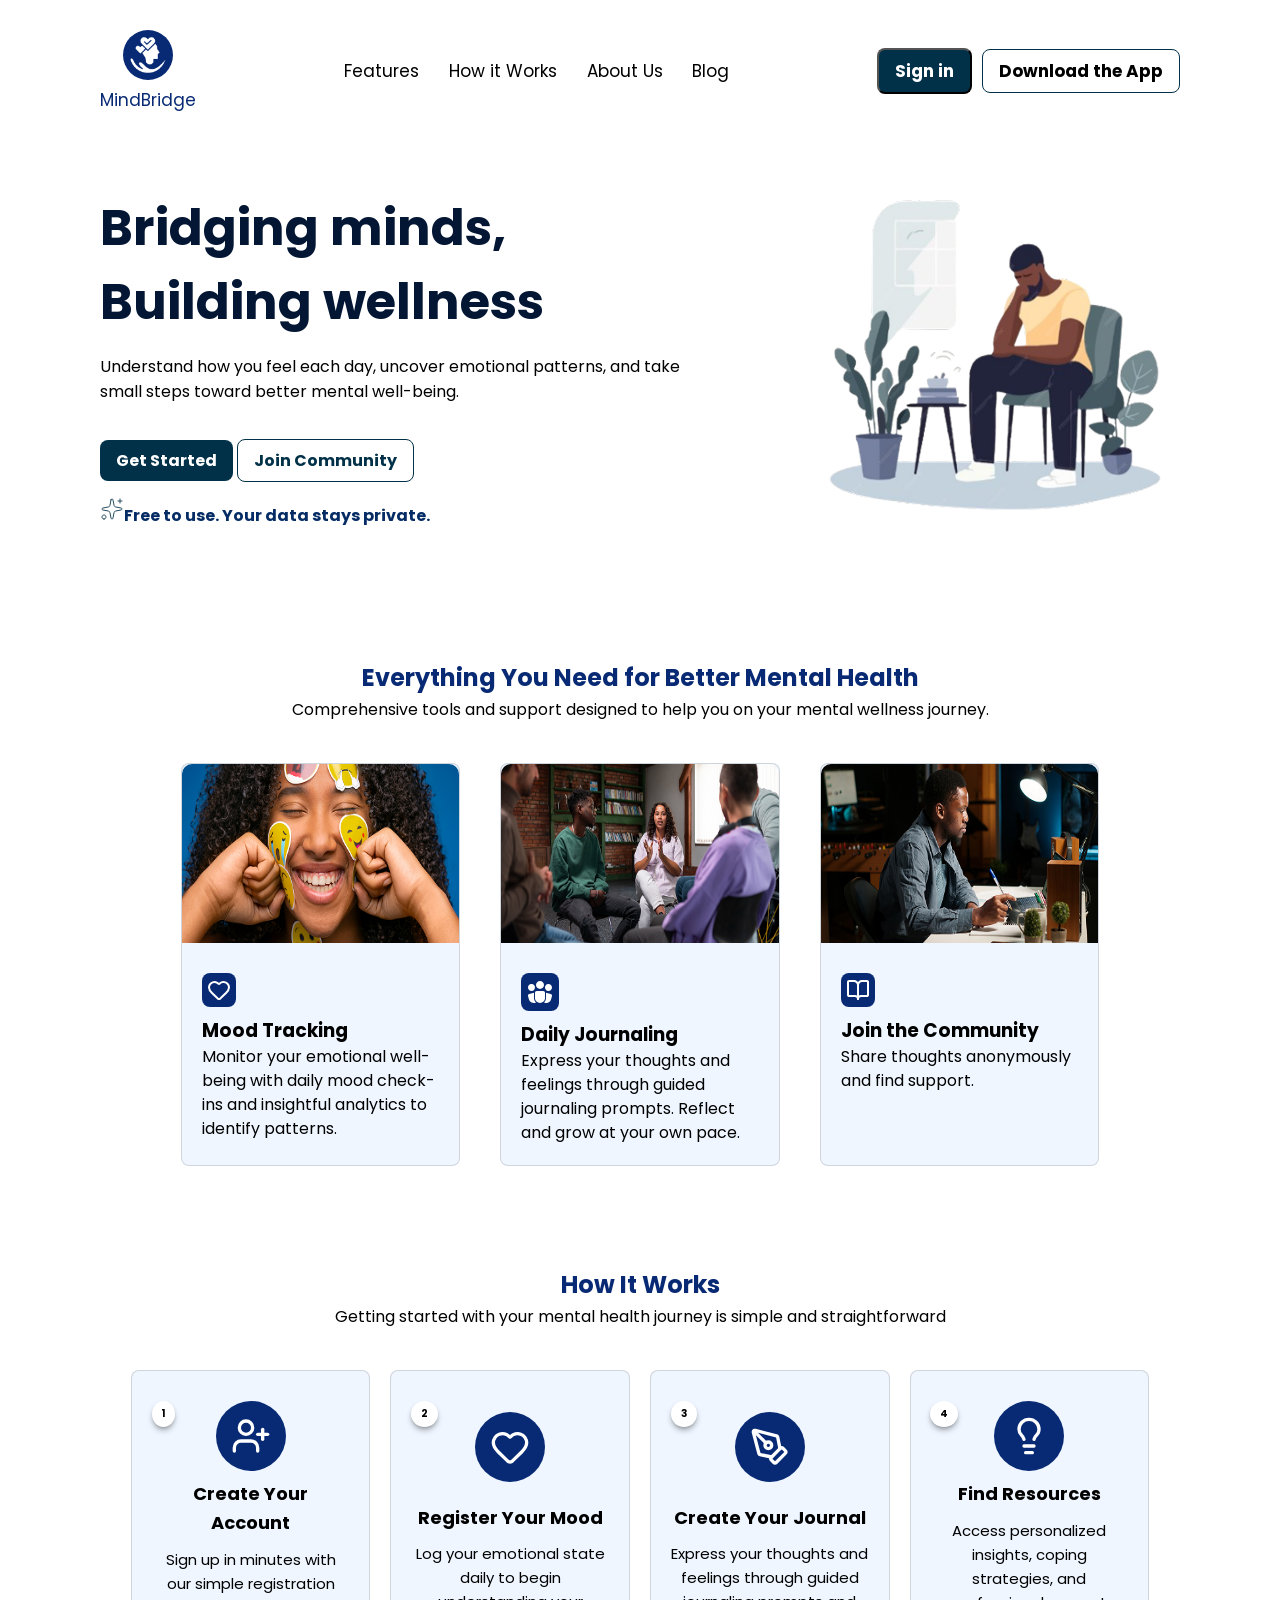
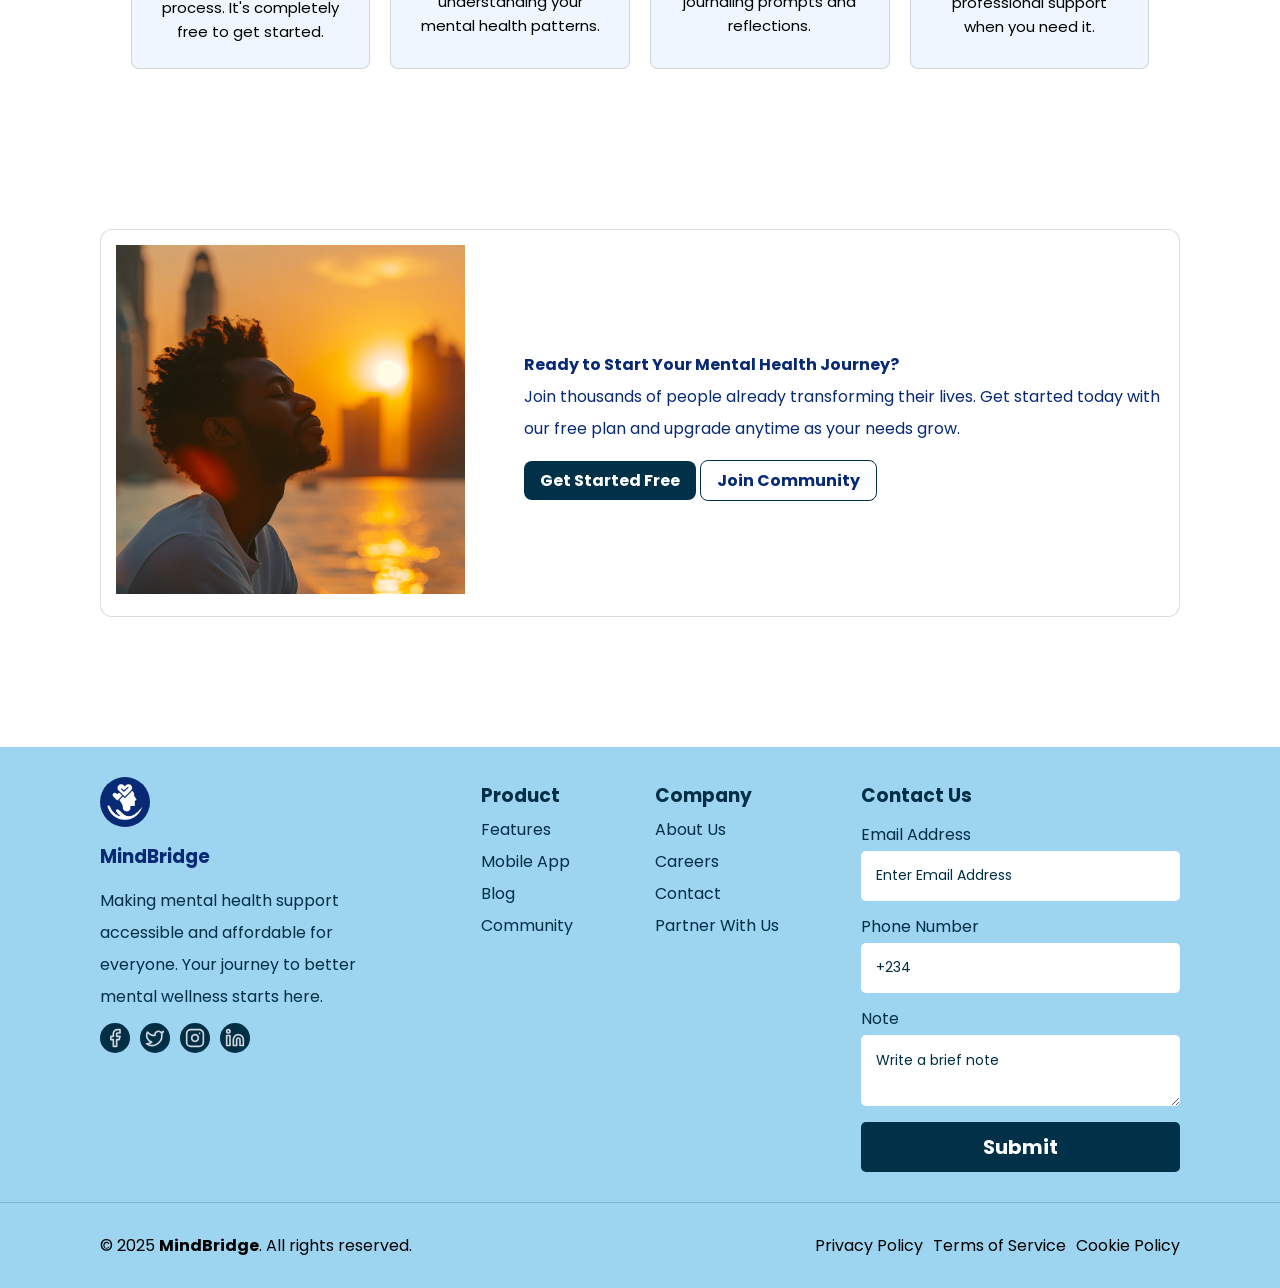
<file: index.html>
<!DOCTYPE html>
<html lang="en">
<head>
    <meta charset="UTF-8">
    <meta name="viewport" content="width=device-width, initial-scale=1.0">
    <title>MindBridge</title>
    <link rel="preconnect" href="https://fonts.googleapis.com">
<link rel="preconnect" href="https://fonts.gstatic.com" crossorigin>
<link href="https://fonts.googleapis.com/css2?family=Montserrat:ital,wght@0,100..900;1,100..900&family=Poppins:ital,wght@0,100;0,200;0,300;0,400;0,500;0,600;0,700;0,800;0,900;1,100;1,200;1,300;1,400;1,500;1,600;1,700;1,800;1,900&display=swap" rel="stylesheet">
<link rel="stylesheet" href="./css/style.css">
<script src="script.js" defer></script>
</head>
<body>
    <!--  THE HEADER SECTION --->

        <header>
            <section id="header" class="header__section">
                <div class="brand__rapper">
                    <a href="/Frontend/pages/index.html"><img class="brand__logo" src="./assets/6477e17a7e3447c2487589bb4ccfb4c8fd31de50 (2).png" alt="Brand logo image"></a>
                    <p class="brand__name Product__name">MindBridge</p>
                </div>

               <span class="header__menu"><svg xmlns="http://www.w3.org/2000/svg" width="21" height="16" viewBox="0 0 21 16" fill="none">
                    <path fill-rule="evenodd" clip-rule="evenodd" d="M20.6667 7.66667C20.6667 7.40145 20.5613 7.1471 20.3738 6.95956C20.1862 6.77202 19.9319 6.66667 19.6667 6.66667H1C0.734784 6.66667 0.480429 6.77202 0.292893 6.95956C0.105357 7.1471 0 7.40145 0 7.66667C0 7.93188 0.105357 8.18624 0.292893 8.37377C0.480429 8.56131 0.734784 8.66667 1 8.66667H19.6667C19.9319 8.66667 20.1862 8.56131 20.3738 8.37377C20.5613 8.18624 20.6667 7.93188 20.6667 7.66667ZM20.6667 1C20.6667 0.734783 20.5613 0.480429 20.3738 0.292893C20.1862 0.105357 19.9319 0 19.6667 0H1C0.734784 0 0.480429 0.105357 0.292893 0.292893C0.105357 0.480429 0 0.734783 0 1C0 1.26522 0.105357 1.51957 0.292893 1.70711C0.480429 1.89464 0.734784 2 1 2H19.6667C19.9319 2 20.1862 1.89464 20.3738 1.70711C20.5613 1.51957 20.6667 1.26522 20.6667 1ZM20.6667 14.3333C20.6667 14.0681 20.5613 13.8138 20.3738 13.6262C20.1862 13.4387 19.9319 13.3333 19.6667 13.3333H1C0.734784 13.3333 0.480429 13.4387 0.292893 13.6262C0.105357 13.8138 0 14.0681 0 14.3333C0 14.5985 0.105357 14.8529 0.292893 15.0404C0.480429 15.228 0.734784 15.3333 1 15.3333H19.6667C19.9319 15.3333 20.1862 15.228 20.3738 15.0404C20.5613 14.8529 20.6667 14.5985 20.6667 14.3333Z" fill="#003148"/>
                    </svg></span> 
                <nav class=" menu__nav">
                    <ul class="menu__items">
                        <li class="menu__item"><a class="menu__link" href="#tools">Features</a></li>
                        <li class="menu__item"><a class="menu__link" href="#how-it-works">How it Works</a></li>
                        <li class="menu__item"><a class="menu__link" href="/">About Us</a></li>
                        <li class="menu__item"><a class="menu__link" href="/">Blog</a></li>
                        <button class="menu__button  sign__btn"><a href="./pages/signin.html">Sign in</a></button>
                        <button class="menu__button download__btn">Download the App</button>
                    </ul>   
                </nav>
                <nav class="header__nav">
                    <ul class="nav__items">
                        <li class="nav__item"><a class="nav__link" href="#tools">Features</a></li>
                        <li class="nav__item"><a class="nav__link" href="#how-it-works">How it Works</a></li>
                        <li class="nav__item"><a class="nav__link" href="/">About Us</a></li>
                        <li class="nav__item"><a class="nav__link" href="/">Blog</a></li>
                    </ul>
                </nav>

                <div class="nav__button-rapper">
                    <button class="nav__button  sign__btn"><a href="./pages/signin.html">Sign in</a></button>
                    <button class="nav__button download__btn"><a href="#">Download the App</a></button>
                </div>
            </section>
        </header>
        
        <!-- THE MAIN SECTION -->
        <main>
            <section id="hero" class="hero__section">
                <div class="hero__intro-rapper">
                    <div class="hero__intro">
                        <h1 class="hero__title">Bridging minds, Building wellness</h1>
                        <p class="hero__description">Understand how you feel each day, uncover emotional patterns, and take small steps toward better mental well-being.</p>
                        <div class="hero__btns">               
                            <button class="hero__btn btn--primary"><a href="./pages/Signup.html">Get Started</a> </button>
                            <button class="hero__btn btn--secondary "><a href="./pages/Signup.html">Join Community</a> <span></span></button>
                        </div>
                        
                        <h4 class="hero__sm-heading"><span class="hero__span">
                        <svg xmlns="http://www.w3.org/2000/svg" width="24" height="24" viewBox="0 0 24 24" fill="none">
                        <g opacity="0.856864">
                            <path d="M11.0174 2.81401C11.0603 2.58462 11.182 2.37743 11.3615 2.22833C11.5411 2.07924 11.7671 1.99762 12.0004 1.99762C12.2338 1.99762 12.4598 2.07924 12.6393 2.22833C12.8189 2.37743 12.9406 2.58462 12.9834 2.81401L14.0344 8.37201C14.1091 8.76716 14.3011 9.13063 14.5855 9.41498C14.8698 9.69934 15.2333 9.89137 15.6284 9.96601L21.1864 11.017C21.4158 11.0599 21.623 11.1816 21.7721 11.3611C21.9212 11.5406 22.0028 11.7667 22.0028 12C22.0028 12.2334 21.9212 12.4594 21.7721 12.6389C21.623 12.8184 21.4158 12.9402 21.1864 12.983L15.6284 14.034C15.2333 14.1087 14.8698 14.3007 14.5855 14.585C14.3011 14.8694 14.1091 15.2329 14.0344 15.628L12.9834 21.186C12.9406 21.4154 12.8189 21.6226 12.6393 21.7717C12.4598 21.9208 12.2338 22.0024 12.0004 22.0024C11.7671 22.0024 11.5411 21.9208 11.3615 21.7717C11.182 21.6226 11.0603 21.4154 11.0174 21.186L9.96644 15.628C9.8918 15.2329 9.69977 14.8694 9.41541 14.585C9.13106 14.3007 8.76759 14.1087 8.37244 14.034L2.81444 12.983C2.58504 12.9402 2.37786 12.8184 2.22876 12.6389C2.07966 12.4594 1.99805 12.2334 1.99805 12C1.99805 11.7667 2.07966 11.5406 2.22876 11.3611C2.37786 11.1816 2.58504 11.0599 2.81444 11.017L8.37244 9.96601C8.76759 9.89137 9.13106 9.69934 9.41541 9.41498C9.69977 9.13063 9.8918 8.76716 9.96644 8.37201L11.0174 2.81401Z" stroke="#003148" stroke-linecap="round" stroke-linejoin="round"/>
                            <path d="M20 2V6" stroke="#003148" stroke-linecap="round" stroke-linejoin="round"/>
                            <path d="M22 4H18" stroke="#003148" stroke-linecap="round" stroke-linejoin="round"/>
                            <path d="M4 22C5.10457 22 6 21.1046 6 20C6 18.8954 5.10457 18 4 18C2.89543 18 2 18.8954 2 20C2 21.1046 2.89543 22 4 22Z" stroke="#003148" stroke-linecap="round" stroke-linejoin="round"/>
                        </g>
                        </svg></span>Free to use. Your data stays private.</h4>
                    </div>                    
                    <img class="hero__image" src="./assets/image 23.png" alt="Profile picture">
                </div>
            </section>

            <!-- TOOLS SECTION   -->

            <section id="tools" class="tools__section">
                <div class="tools__container">
                    <div class="tools__intro-rapper">
                        <h2 class="tools__title">Everything You Need for Better Mental Health</h2>
                        <p class="tools__description">Comprehensive tools and support designed to help you on your mental wellness journey.</p>
                    </div>
                    <div class="tools__card">
                        <div class="card card-1">
                            <img class="card__img" src="./assets/Rectangle 150.png" alt="">
                            <div class="card__content">
                                <div class="card__icon">
                                    <svg xmlns="http://www.w3.org/2000/svg" width="24" height="24" viewBox="0 0 24 24" fill="none">
                                    <path d="M2 9.5C2.00002 8.3872 2.33759 7.30058 2.96813 6.38366C3.59867 5.46674 4.49252 4.76266 5.53161 4.3644C6.5707 3.96614 7.70616 3.89244 8.78801 4.15304C9.86987 4.41364 10.8472 4.99628 11.591 5.824C11.6434 5.88001 11.7067 5.92467 11.7771 5.9552C11.8474 5.98573 11.9233 6.00148 12 6.00148C12.0767 6.00148 12.1526 5.98573 12.2229 5.9552C12.2933 5.92467 12.3566 5.88001 12.409 5.824C13.1504 4.9909 14.128 4.40337 15.2116 4.1396C16.2952 3.87584 17.4335 3.94835 18.4749 4.34748C19.5163 4.74662 20.4114 5.45345 21.0411 6.3739C21.6708 7.29435 22.0053 8.38476 22 9.5C22 11.79 20.5 13.5 19 15L13.508 20.313C13.3217 20.527 13.0919 20.6989 12.834 20.8173C12.5762 20.9357 12.296 20.9978 12.0123 20.9996C11.7285 21.0014 11.4476 20.9428 11.1883 20.8277C10.9289 20.7126 10.697 20.5436 10.508 20.332L5 15C3.5 13.5 2 11.8 2 9.5Z" stroke="white" stroke-width="2" stroke-linecap="round" stroke-linejoin="round"/>
                                    </svg>
                                </div>
                                <h3 class="card__title">Mood Tracking</h3>
                                <p class="card__description">Monitor your emotional well-being with daily mood check-ins and insightful analytics to identify patterns.</p>
                            </div>
                        </div>
                        
                        <div class="card card-2">
                            <img class="card__img" src="./assets/Rectangle 150-1.png" alt="">
                            <div class="card__content">
                                <div class="card__icon">
                                    <svg xmlns="http://www.w3.org/2000/svg" width="28" height="28" viewBox="0 0 28 28" fill="none">
                                    <path d="M14 3C12.9391 3 11.9217 3.42143 11.1716 4.17157C10.4214 4.92172 10 5.93913 10 7C10 8.06087 10.4214 9.07828 11.1716 9.82843C11.9217 10.5786 12.9391 11 14 11C15.0609 11 16.0783 10.5786 16.8284 9.82843C17.5786 9.07828 18 8.06087 18 7C18 5.93913 17.5786 4.92172 16.8284 4.17157C16.0783 3.42143 15.0609 3 14 3ZM2 9.5C2 9.04037 2.09053 8.58525 2.26642 8.16061C2.44231 7.73597 2.70012 7.35013 3.02513 7.02513C3.35013 6.70012 3.73597 6.44231 4.16061 6.26642C4.58525 6.09053 5.04037 6 5.5 6C5.95963 6 6.41475 6.09053 6.83939 6.26642C7.26403 6.44231 7.64987 6.70012 7.97487 7.02513C8.29988 7.35013 8.55769 7.73597 8.73358 8.16061C8.90947 8.58525 9 9.04037 9 9.5C9 10.4283 8.63125 11.3185 7.97487 11.9749C7.3185 12.6313 6.42826 13 5.5 13C4.57174 13 3.6815 12.6313 3.02513 11.9749C2.36875 11.3185 2 10.4283 2 9.5ZM22.5 6C22.0404 6 21.5852 6.09053 21.1606 6.26642C20.736 6.44231 20.3501 6.70012 20.0251 7.02513C19.7001 7.35013 19.4423 7.73597 19.2664 8.16061C19.0905 8.58525 19 9.04037 19 9.5C19 9.95963 19.0905 10.4148 19.2664 10.8394C19.4423 11.264 19.7001 11.6499 20.0251 11.9749C20.3501 12.2999 20.736 12.5577 21.1606 12.7336C21.5852 12.9095 22.0404 13 22.5 13C23.4283 13 24.3185 12.6313 24.9749 11.9749C25.6313 11.3185 26 10.4283 26 9.5C26 8.57174 25.6313 7.6815 24.9749 7.02513C24.3185 6.36875 23.4283 6 22.5 6ZM10.75 13C10.2859 13 9.84075 13.1844 9.51256 13.5126C9.18437 13.8408 9 14.2859 9 14.75V20C9 21.3261 9.52678 22.5979 10.4645 23.5355C11.4021 24.4732 12.6739 25 14 25C15.3261 25 16.5979 24.4732 17.5355 23.5355C18.4732 22.5979 19 21.3261 19 20V14.75C19 14.2859 18.8156 13.8408 18.4874 13.5126C18.1592 13.1844 17.7141 13 17.25 13H10.75ZM8 14.752L3.297 16.012C3.07498 16.0715 2.86686 16.1742 2.68453 16.3142C2.50221 16.4541 2.34924 16.6287 2.23437 16.8278C2.11949 17.0269 2.04497 17.2466 2.01505 17.4745C1.98514 17.7024 2.00041 17.934 2.06 18.156L2.901 21.295C3.09336 22.0135 3.4436 22.68 3.9262 23.246C4.40879 23.812 5.01159 24.2632 5.69066 24.5667C6.36973 24.8703 7.10796 25.0184 7.85155 25.0005C8.59514 24.9825 9.32537 24.7989 9.989 24.463C9.36293 23.9002 8.86229 23.2121 8.51962 22.4431C8.17694 21.6742 7.9999 20.8418 8 20V14.752ZM18.012 24.462C18.3153 24.6153 18.6373 24.7383 18.978 24.831C19.6123 25.001 20.2738 25.0443 20.9249 24.9586C21.5759 24.8729 22.2037 24.6598 22.7724 24.3314C23.3411 24.0031 23.8395 23.5659 24.2392 23.0449C24.6389 22.5239 24.9321 21.9293 25.102 21.295L25.943 18.155C26.063 17.7068 26.0002 17.2292 25.7682 16.8274C25.5362 16.4255 25.1542 16.1322 24.706 16.012L20 14.752V20C20.0001 20.8416 19.8231 21.6737 19.4806 22.4425C19.1381 23.2112 18.6378 23.8993 18.012 24.462Z" fill="white"/>
                                    </svg>
                                </div>
                                <h3 class="card__title">Daily Journaling</h3>
                                <p class="card__description">Express your thoughts and feelings through guided journaling prompts. Reflect and grow at your own pace.</p>
                            </div>
                        </div>
                        
                        <div class="card card-3">
                            <img class="card__img" src="./assets/Rectangle 150-2.png" alt="">
                            <div class="card__content">
                                <div class="card__icon">
                                    <svg xmlns="http://www.w3.org/2000/svg" width="24" height="24" viewBox="0 0 24 24" fill="none">
                                    <path d="M12 7V21" stroke="white" stroke-width="2" stroke-linecap="round" stroke-linejoin="round"/>
                                    <path d="M3 18C2.73478 18 2.48043 17.8946 2.29289 17.7071C2.10536 17.5196 2 17.2652 2 17V4C2 3.73478 2.10536 3.48043 2.29289 3.29289C2.48043 3.10536 2.73478 3 3 3H8C9.06087 3 10.0783 3.42143 10.8284 4.17157C11.5786 4.92172 12 5.93913 12 7C12 5.93913 12.4214 4.92172 13.1716 4.17157C13.9217 3.42143 14.9391 3 16 3H21C21.2652 3 21.5196 3.10536 21.7071 3.29289C21.8946 3.48043 22 3.73478 22 4V17C22 17.2652 21.8946 17.5196 21.7071 17.7071C21.5196 17.8946 21.2652 18 21 18H15C14.2044 18 13.4413 18.3161 12.8787 18.8787C12.3161 19.4413 12 20.2044 12 21C12 20.2044 11.6839 19.4413 11.1213 18.8787C10.5587 18.3161 9.79565 18 9 18H3Z" stroke="white" stroke-width="2" stroke-linecap="round" stroke-linejoin="round"/>
                                    </svg>
                                </div>
                                <h3 class="card__title">Join the Community</h3>
                                <p class="card__description">Share thoughts anonymously and find support.</p>
                            </div>                       
                        </div>                       
                    </div>
                </div>
            </section>

            <!-- HOW IT WORKS SECTION --->

            <section id="how-it-works" class="steps-section">
                <div class="steps__container">
                    <div class="steps__intro-rapper">
                        <h2 class="steps__title">How It Works</h2>
                        <p class="steps__description">Getting started with your mental health journey is simple and straightforward</p>
                    </div>
                    <div class="steps">
                        <div class="step">
                            <p class="step__number">1</p>
                            <div class="step__icon">
                                <svg xmlns="http://www.w3.org/2000/svg" width="40" height="40" viewBox="0 0 40 40" fill="none">
                                <path d="M26.6673 35V31.6667C26.6673 29.8986 25.9649 28.2029 24.7147 26.9526C23.4645 25.7024 21.7688 25 20.0007 25H10.0007C8.23254 25 6.53685 25.7024 5.28661 26.9526C4.03636 28.2029 3.33398 29.8986 3.33398 31.6667V35" stroke="white" stroke-width="3.33333" stroke-linecap="round" stroke-linejoin="round"/>
                                <path d="M15.0007 18.3333C18.6825 18.3333 21.6673 15.3486 21.6673 11.6667C21.6673 7.98477 18.6825 5 15.0007 5C11.3188 5 8.33398 7.98477 8.33398 11.6667C8.33398 15.3486 11.3188 18.3333 15.0007 18.3333Z" stroke="white" stroke-width="3.33333" stroke-linecap="round" stroke-linejoin="round"/>
                                <path d="M31.666 13.3333V23.3333" stroke="white" stroke-width="3.33333" stroke-linecap="round" stroke-linejoin="round"/>
                                <path d="M36.666 18.3333H26.666" stroke="white" stroke-width="3.33333" stroke-linecap="round" stroke-linejoin="round"/>
                                </svg>
                            </div>
                            <h5 class="step__title">Create Your Account</h5>
                            <p class="step__description">Sign up in minutes with our simple registration process. It's completely free to get started.</p>
                        </div>

                        <div class="step">
                            <p class="step__number">2</p>
                            <div class="step__icon">
                                <svg xmlns="http://www.w3.org/2000/svg" width="40" height="40" viewBox="0 0 40 40" fill="none">
                                <path d="M3.33398 15.8333C3.33402 13.9787 3.89664 12.1676 4.94754 10.6394C5.99844 9.11124 7.48818 7.93776 9.22 7.27399C10.9518 6.61023 12.8442 6.4874 14.6473 6.92174C16.4504 7.35607 18.0794 8.32713 19.319 9.70666C19.4063 9.80002 19.5119 9.87445 19.6291 9.92533C19.7464 9.97621 19.8728 10.0025 20.0007 10.0025C20.1285 10.0025 20.2549 9.97621 20.3722 9.92533C20.4895 9.87445 20.595 9.80002 20.6823 9.70666C21.9181 8.31816 23.5474 7.33894 25.3534 6.89933C27.1594 6.45972 29.0565 6.58057 30.7921 7.2458C32.5277 7.91103 34.0196 9.08908 35.0692 10.6232C36.1187 12.1572 36.6762 13.9746 36.6673 15.8333C36.6673 19.65 34.1673 22.5 31.6673 25L22.514 33.855C22.2034 34.2117 21.8205 34.4982 21.3907 34.6955C20.9609 34.8928 20.4941 34.9964 20.0211 34.9994C19.5482 35.0024 19.0801 34.9047 18.6478 34.7129C18.2155 34.521 17.829 34.2394 17.514 33.8867L8.33398 25C5.83398 22.5 3.33398 19.6667 3.33398 15.8333Z" stroke="white" stroke-width="3.33333" stroke-linecap="round" stroke-linejoin="round"/>
                                </svg>
                            </div>
                            <h5 class="step__title">Register Your Mood</h5>
                            <p class="step__description">Log your emotional state daily to begin understanding your mental health patterns.</p>
                        </div>

                        <div class="step">
                            <p class="step__number">3</p>
                            <div class="step__icon">
                                <svg xmlns="http://www.w3.org/2000/svg" width="40" height="40" viewBox="0 0 40 40" fill="none">
                                <path d="M26.1774 35.4883C25.8649 35.8008 25.441 35.9763 24.9991 35.9763C24.5572 35.9763 24.1333 35.8008 23.8208 35.4883L21.1774 32.845C20.865 32.5325 20.6895 32.1086 20.6895 31.6667C20.6895 31.2247 20.865 30.8009 21.1774 30.4883L30.4874 21.1783C30.8 20.8659 31.2238 20.6904 31.6658 20.6904C32.1077 20.6904 32.5316 20.8659 32.8441 21.1783L35.4874 23.8217C35.7999 24.1342 35.9754 24.5581 35.9754 25C35.9754 25.442 35.7999 25.8658 35.4874 26.1783L26.1774 35.4883Z" stroke="white" stroke-width="3.33333" stroke-linecap="round" stroke-linejoin="round"/>
                                <path d="M30.0007 21.6667L27.709 10.21C27.6467 9.89832 27.4965 9.61094 27.2762 9.38179C27.0559 9.15263 26.7747 8.99125 26.4657 8.91669L5.39233 3.38002C5.11471 3.3129 4.8245 3.31825 4.54954 3.39556C4.27458 3.47286 4.0241 3.61954 3.82214 3.8215C3.62018 4.02346 3.4735 4.27394 3.3962 4.5489C3.31889 4.82385 3.31354 5.11407 3.38066 5.39169L8.91733 26.465C8.9919 26.774 9.15327 27.0553 9.38243 27.2756C9.61159 27.4958 9.89896 27.646 10.2107 27.7084L21.6673 30" stroke="white" stroke-width="3.33333" stroke-linecap="round" stroke-linejoin="round"/>
                                <path d="M3.83398 3.83334L15.9773 15.9767" stroke="white" stroke-width="3.33333" stroke-linecap="round" stroke-linejoin="round"/>
                                <path d="M18.3333 21.6667C20.1743 21.6667 21.6667 20.1743 21.6667 18.3333C21.6667 16.4924 20.1743 15 18.3333 15C16.4924 15 15 16.4924 15 18.3333C15 20.1743 16.4924 21.6667 18.3333 21.6667Z" stroke="white" stroke-width="3.33333" stroke-linecap="round" stroke-linejoin="round"/>
                                </svg>
                            </div>
                            <h5 class="step__title">Create Your Journal</h5>
                            <p class="step__description">Express your thoughts and feelings through guided journaling prompts and reflections.</p>
                        </div>

                        <div class="step">
                            <p class="step__number">4</p>
                            <div class="step__icon">
                                <svg xmlns="http://www.w3.org/2000/svg" width="40" height="40" viewBox="0 0 40 40" fill="none">
                                <path d="M25 23.3333C25.3333 21.6667 26.1667 20.5 27.5 19.1667C29.1667 17.6667 30 15.5 30 13.3333C30 10.6812 28.9464 8.13764 27.0711 6.26228C25.1957 4.38691 22.6522 3.33334 20 3.33334C17.3478 3.33334 14.8043 4.38691 12.9289 6.26228C11.0536 8.13764 10 10.6812 10 13.3333C10 15 10.3333 17 12.5 19.1667C13.6667 20.3333 14.6667 21.6667 15 23.3333" stroke="white" stroke-width="3.33333" stroke-linecap="round" stroke-linejoin="round"/>
                                <path d="M15 30H25" stroke="white" stroke-width="3.33333" stroke-linecap="round" stroke-linejoin="round"/>
                                <path d="M16.666 36.6667H23.3327" stroke="white" stroke-width="3.33333" stroke-linecap="round" stroke-linejoin="round"/>
                                </svg>
                            </div>
                            <h5 class="step__title">Find Resources</h5>
                            <p class="step__description">Access personalized insights, coping strategies, and professional support when you need it.</p>
                        </div>
                    </div>
                </div>
            </section>

            <!-- CALL TO ACTION SECTION -->

            <section id="CAT" class="CAT__section">
                <div class="CAT__container">
                    <div class="CAT__image-rapper">
                        <img class="CAT__image" src="./assets/Rectangle 149.png" alt="">
                    </div>
                    <div class="CAT__content">
                        <h4 class="CAT__title">Ready to Start Your Mental Health Journey?</h4>
                        <p class="CAT__description">Join thousands of people already transforming their lives. Get started today with our free plan and upgrade anytime as your needs grow.</p>
                        <div class="CAT__btns">    
                        <a class="btn--primary" id="getstarted" href="../Frontend/pages/Signup.html">Get Started Free</a>
                        <a class="btn--secondary" href="../Frontend/pages/Signup.html">Join Community</a>
                        </div>
                    </div>
                </div>
            </section>

        </main>

        <!--  FOOTER SECTION  -->

        <footer id="footer" class="footer__section">
            <div class="footer-container">
                <div class="footer__content">
                    <div class="footer__brand-rapper">
                        <img class="footer__brand-logo" src="./assets/6477e17a7e3447c2487589bb4ccfb4c8fd31de50 (2).png" alt="footer__Brand logo image">
                        <h3 class="footer__brand-name">MindBridge</h3>
                    </div>
                    <p class="footer__descrition">Making mental health support accessible and affordable for everyone. Your journey to better mental wellness starts here.</p>
                    <div class="footer__icon-rapper">
                        <a class="footer__icon"  href="#"><svg xmlns="http://www.w3.org/2000/svg" width="20" height="20" viewBox="0 0 20 20" fill="none">
                            <path d="M15.0007 1.66663H12.5007C11.3956 1.66663 10.3358 2.10561 9.55437 2.88701C8.77297 3.66842 8.33398 4.72822 8.33398 5.83329V8.33329H5.83398V11.6666H8.33398V18.3333H11.6673V11.6666H14.1673L15.0007 8.33329H11.6673V5.83329C11.6673 5.61228 11.7551 5.40032 11.9114 5.24404C12.0677 5.08776 12.2796 4.99996 12.5007 4.99996H15.0007V1.66663Z" stroke="#D1D5DC" stroke-width="1.66667" stroke-linecap="round" stroke-linejoin="round"/>
                            </svg></a>
                        <a class="footer__icon"  href="#"><svg xmlns="http://www.w3.org/2000/svg" width="20" height="20" viewBox="0 0 20 20" fill="none">
                            <path d="M18.3327 3.33331C18.3327 3.33331 17.7493 5.08331 16.666 6.16664C17.9993 14.5 8.83268 20.5833 1.66602 15.8333C3.49935 15.9166 5.33268 15.3333 6.66602 14.1666C2.49935 12.9166 0.416016 7.99998 2.49935 4.16664C4.33268 6.33331 7.16602 7.58331 9.99935 7.49998C9.24935 3.99998 13.3327 1.99998 15.8327 4.33331C16.7493 4.33331 18.3327 3.33331 18.3327 3.33331Z" stroke="#D1D5DC" stroke-width="1.66667" stroke-linecap="round" stroke-linejoin="round"/>
                            </svg></a>
                        <a class="footer__icon"  href="#"><svg xmlns="http://www.w3.org/2000/svg" width="20" height="20" viewBox="0 0 20 20" fill="none">
                            <g clip-path="url(#clip0_1347_2555)">
                                <path d="M14.166 1.66663H5.83268C3.5315 1.66663 1.66602 3.53211 1.66602 5.83329V14.1666C1.66602 16.4678 3.5315 18.3333 5.83268 18.3333H14.166C16.4672 18.3333 18.3327 16.4678 18.3327 14.1666V5.83329C18.3327 3.53211 16.4672 1.66663 14.166 1.66663Z" stroke="#D1D5DC" stroke-width="1.66667" stroke-linecap="round" stroke-linejoin="round"/>
                                <path d="M13.3337 9.47501C13.4366 10.1685 13.3181 10.8769 12.9952 11.4992C12.6723 12.1215 12.1614 12.6262 11.5351 12.9414C10.9088 13.2566 10.1991 13.3663 9.5069 13.255C8.81468 13.1436 8.17521 12.8167 7.67944 12.321C7.18367 11.8252 6.85685 11.1857 6.74546 10.4935C6.63408 9.8013 6.74379 9.09159 7.05901 8.46532C7.37423 7.83905 7.8789 7.32812 8.50123 7.00521C9.12356 6.68229 9.83187 6.56383 10.5254 6.66667C11.2328 6.77158 11.8878 7.10123 12.3935 7.60693C12.8992 8.11263 13.2288 8.76757 13.3337 9.47501Z" stroke="#D1D5DC" stroke-width="1.66667" stroke-linecap="round" stroke-linejoin="round"/>
                                <path d="M14.584 5.41663H14.5923" stroke="#D1D5DC" stroke-width="1.66667" stroke-linecap="round" stroke-linejoin="round"/>
                            </g>
                            <defs>
                                <clipPath id="clip0_1347_2555">
                                <rect width="20" height="20" fill="white"/>
                                </clipPath>
                            </defs>
                            </svg></a>
                        <a class="footer__icon"  href="#"><svg xmlns="http://www.w3.org/2000/svg" width="20" height="20" viewBox="0 0 20 20" fill="none">
                            <path d="M13.334 6.66663C14.6601 6.66663 15.9318 7.19341 16.8695 8.13109C17.8072 9.06877 18.334 10.3405 18.334 11.6666V17.5H15.0007V11.6666C15.0007 11.2246 14.8251 10.8007 14.5125 10.4881C14.1999 10.1756 13.776 9.99996 13.334 9.99996C12.892 9.99996 12.468 10.1756 12.1555 10.4881C11.8429 10.8007 11.6673 11.2246 11.6673 11.6666V17.5H8.33398V11.6666C8.33398 10.3405 8.86077 9.06877 9.79845 8.13109C10.7361 7.19341 12.0079 6.66663 13.334 6.66663Z" stroke="#D1D5DC" stroke-width="1.66667" stroke-linecap="round" stroke-linejoin="round"/>
                            <path d="M4.99935 7.5H1.66602V17.5H4.99935V7.5Z" stroke="#D1D5DC" stroke-width="1.66667" stroke-linecap="round" stroke-linejoin="round"/>
                            <path d="M3.33268 4.99996C4.25316 4.99996 4.99935 4.25377 4.99935 3.33329C4.99935 2.41282 4.25316 1.66663 3.33268 1.66663C2.41221 1.66663 1.66602 2.41282 1.66602 3.33329C1.66602 4.25377 2.41221 4.99996 3.33268 4.99996Z" stroke="#D1D5DC" stroke-width="1.66667" stroke-linecap="round" stroke-linejoin="round"/>
                            </svg></a>
                    </div>
                </div>
                
                <div class="footer__items-rapper">
                    <h3 class="footer__title">Product</h3>
                    <ul class="footer__items">
                        <li class="footer__item"><a class="footer__link" href="#">Features</a></li>
                        <li class="footer__item"><a class="footer__link" href="#">Mobile App</a></li>
                        <li class="footer__item"><a class="footer__link" href="#">Blog</a></li>
                        <li class="footer__item"><a class="footer__link" href="#">Community</a></li>
                    </ul>
                </div>
                <div class="footer__items-rapper">
                    <h3 class="footer__title">Company</h3>
                    <ul class="footer__items">
                        <li class="footer__item"><a class="footer__link" href="#">About Us</a></li>
                        <li class="footer__item"><a class="footer__link" href="#">Careers</a></li>
                        <li class="footer__item"><a class="footer__link" href="#">Contact</a></li>
                        <li class="footer__item"><a class="footer__link" href="#">Partner With Us</a></li>
                    </ul>
                </div>

                <form class="contact__form" action="">
                        <h3 class="form__title">Contact Us</h3>
                        <div class="form__details">
                            <label class="form__label" for="email">Email Address</label>
                            <input class="form__input" type="email" id="email" name="email" placeholder="Enter Email Address" required>
                        </div>
                        <div class="form__details">
                            <label class="form__label" for="phoneNumber">Phone Number</label>
                            <input class="form__input" type="tel" id="phoneNumber" name="phoneNumber" placeholder="+234" required>
                        </div>
                        <div class="form__details">
                            <label class="form__label" for="message">Note</label>
                            <textarea class="form__textarea" name="message" id="message" placeholder="Write a brief note" cols="28" rows="8"></textarea>
                        </div>
                        <button class="form__btn" type="submit"><a href="#">Submit</a></button>
                    </form>
                
                    
                </div>
            </div>
            <div class="copyright">
                <p class="copyright__description">&copy; 2025 <b>MindBridge</b>. All rights reserved.</p>   
                <div class="copyright__links-rapper">
                    <a class="copyright__link" href="#">Privacy Policy</a>
                    <a class="copyright__link" href="#">Terms of Service</a>
                    <a class="copyright__link" href="#">Cookie Policy</a>
                </div>
            </div>
        </footer>
    </div>
</body>
</html>
</body>
</html>
</file>
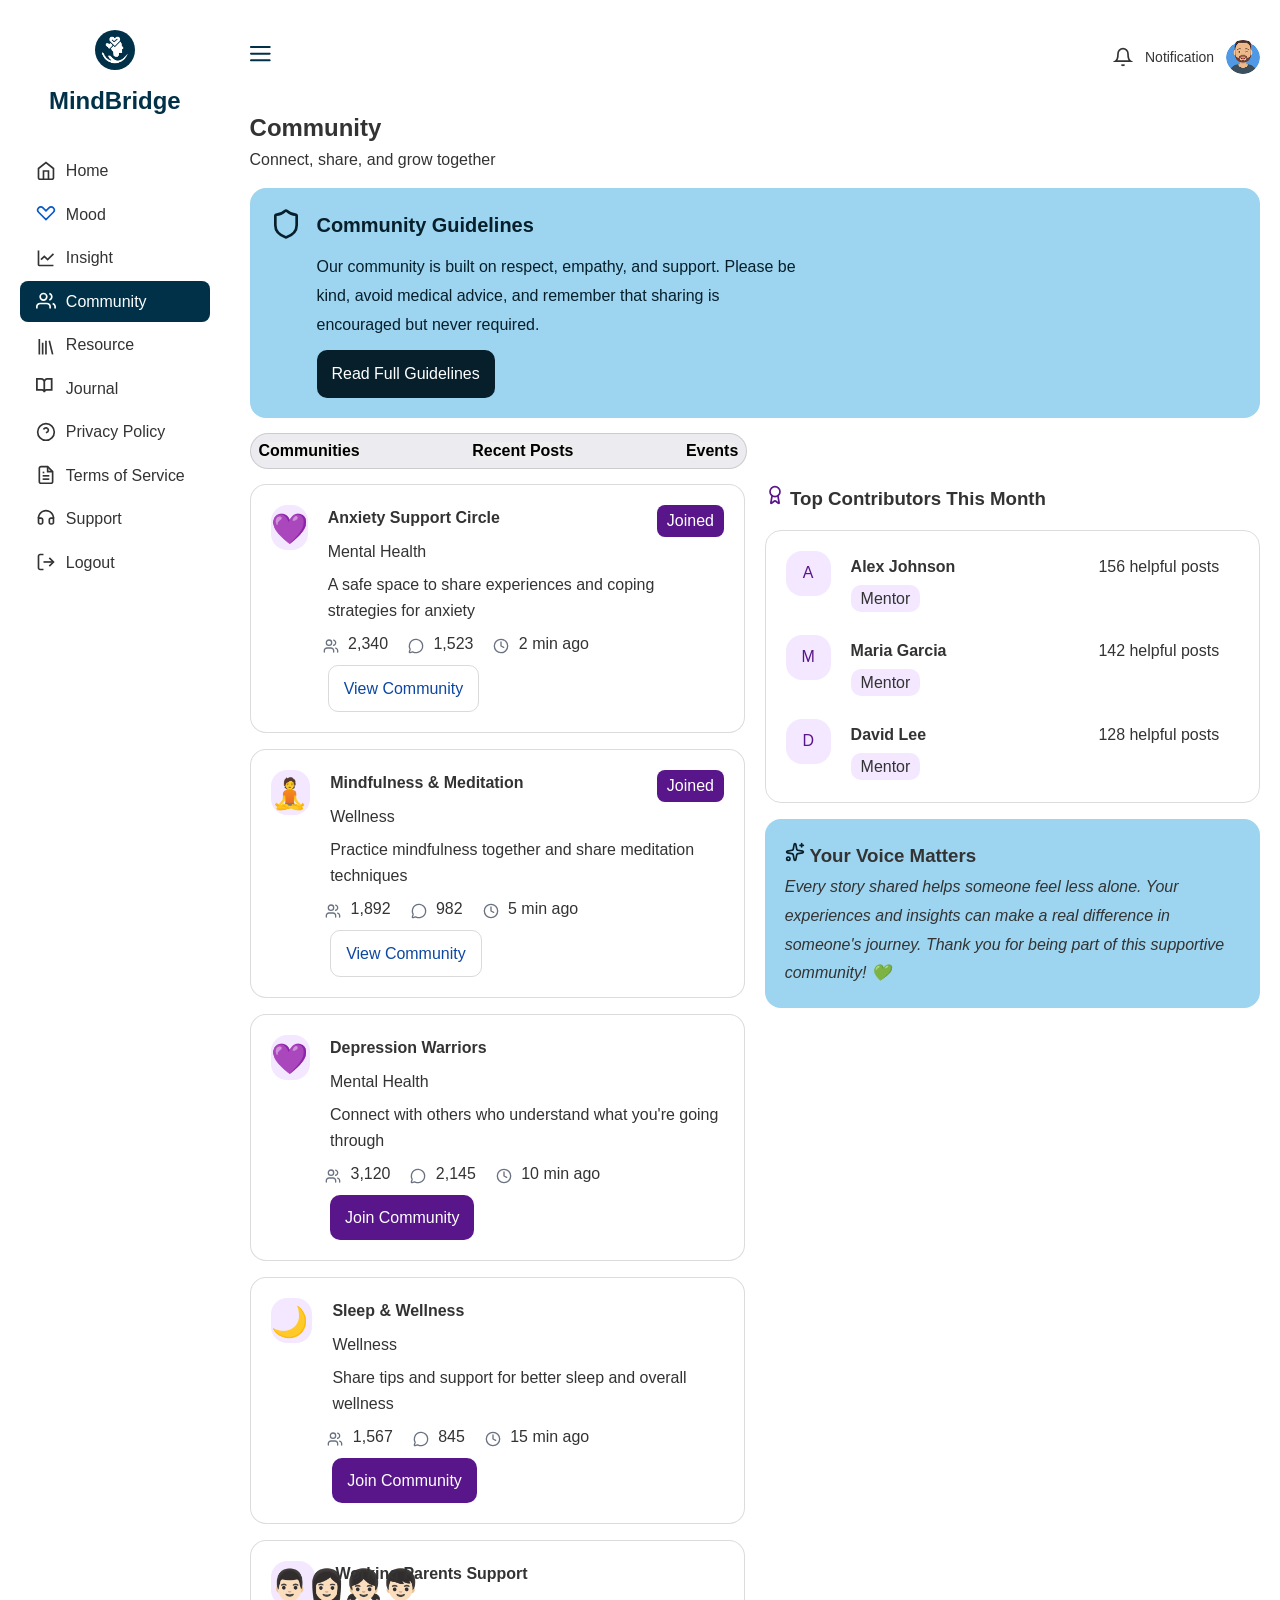
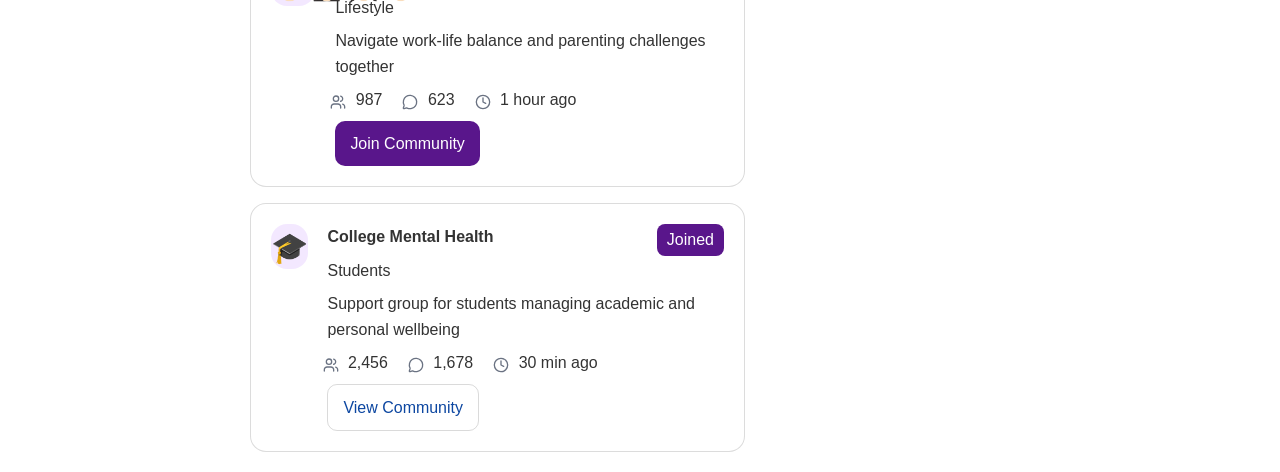
<file: Dashboard/community.html>
<!DOCTYPE html>
<html lang="en">
<head>
    <meta charset="UTF-8">
    <meta name="viewport" content="width=device-width, initial-scale=1.0">
    <title>Document</title>
    <link rel="stylesheet" href="style.css">
    <link rel="stylesheet" href="community.css">
    <script src="script.js" defer></script>

</head>
<body>
    <aside class="sidebar">
            <div class="brand">
                <img  class="brand-logo" src="./asset/image 2.png" alt="">
                <h2 class="brand-name">MindBridge</h2>
            </div>

            <nav class="nav-menu">
                <ul>
                    <li><a href="./index.html" class="nav-link">
                            <svg width="20" height="20" viewBox="0 0 24 24" fill="none">
                                <path
                                    d="M3 9L12 2L21 9V20C21 20.5304 20.7893 21.0391 20.4142 21.4142C20.0391 21.7893 19.5304 22 19 22H5C4.46957 22 3.96086 21.7893 3.58579 21.4142C3.21071 21.0391 3 20.5304 3 20V9Z"
                                    stroke="currentColor" stroke-width="2" />
                                <path d="M9 22V12H15V22" stroke="currentColor" stroke-width="2" />
                            </svg>
                            Home
                        </a></li>
                    <li><a href="mood.html" class="nav-link">
                            <svg width="20" height="20" viewBox="0 0 24 24" fill="none">
                                <path
                                    d="M20.84 4.61C19.32 3.04 17.13 3.04 15.61 4.61L12 8.22L8.39 4.61C6.87 3.04 4.68 3.04 3.16 4.61C1.64 6.18 1.64 8.37 3.16 9.94L12 18.78L20.84 9.94C22.36 8.37 22.36 6.18 20.84 4.61Z"
                                    stroke="#0A58CA" stroke-width="2" />
                            </svg>
                            Mood
                        </a></li>
                    <li><a href="insight.html" class="nav-link">
                            <svg width="20" height="20" viewBox="0 0 24 24" fill="none">
                                <path
                                    d="M21 21H3.8C3.58783 21 3.38434 20.9157 3.23431 20.7657C3.08429 20.6157 3 20.4122 3 20.2V3M6 14L10 10L14 14L21 7"
                                    stroke="currentColor" stroke-width="2" />
                            </svg>
                            Insight
                        </a></li>
                    <li><a href="#" class="nav-link active">
                            <svg width="20" height="20" viewBox="0 0 24 24" fill="none">
                                <path
                                    d="M17 21V19C17 17.9391 16.5786 16.9217 15.8284 16.1716C15.0783 15.4214 14.0609 15 13 15H5C3.93913 15 2.92172 15.4214 2.17157 16.1716C1.42143 16.9217 1 17.9391 1 19V21"
                                    stroke="currentColor" stroke-width="2" />
                                <path
                                    d="M9 11C11.2091 11 13 9.20914 13 7C13 4.79086 11.2091 3 9 3C6.79086 3 5 4.79086 5 7C5 9.20914 6.79086 11 9 11Z"
                                    stroke="currentColor" stroke-width="2" />
                                <path
                                    d="M23 21V19C22.9993 18.1137 22.7044 17.2528 22.1614 16.5523C21.6184 15.8519 20.8581 15.3516 20 15.13"
                                    stroke="currentColor" stroke-width="2" />
                                <path
                                    d="M16 3.13C16.8604 3.35031 17.623 3.85071 18.1676 4.55232C18.7122 5.25392 19.0078 6.11683 19.0078 7.005C19.0078 7.89318 18.7122 8.75608 18.1676 9.45769C17.623 10.1593 16.8604 10.6597 16 10.88"
                                    stroke="currentColor" stroke-width="2" />
                            </svg>
                            Community
                        </a></li>
                    <li><a href="resource.html" class="nav-link">
                            <svg width="20" height="20" viewBox="0 0 24 24" fill="none">
                                <path d="M16 7L20 23.3333M12 7V23.3333M8 9.33337V23.3334M4 4.66663V23.3333"
                                    stroke="currentColor" stroke-width="2" />
                            </svg>
                            Resource
                        </a></li>
                    <li><a href="./journal.html" class="nav-link">
                            <svg width="20" height="20" viewBox="0 0 18 18" fill="none">
                                <path
                                    d="M7.46745 3.46672C7.46745 2.75947 7.1865 2.08119 6.6864 1.5811C6.1863 1.081 5.50803 0.800049 4.80078 0.800049H0.800781V10.8H5.46745C5.99788 10.8 6.50659 11.0108 6.88166 11.3858C7.25673 11.7609 7.46745 12.2696 7.46745 12.8M7.46745 3.46672V12.8M7.46745 3.46672C7.46745 2.75947 7.7484 2.08119 8.2485 1.5811C8.74859 1.081 9.42687 0.800049 10.1341 0.800049H14.1341V10.8H9.46745C8.93701 10.8 8.42831 11.0108 8.05323 11.3858C7.67816 11.7609 7.46745 12.2696 7.46745 12.8"
                                    stroke="currentColor" stroke-width="1.6" />
                            </svg>
                            Journal
                        </a></li>
                    <li><a href="privacypolicy.html" class="nav-link">
                            <svg width="20" height="20" viewBox="0 0 24 24" fill="none">
                                <path
                                    d="M12 22C17.5228 22 22 17.5228 22 12C22 6.47715 17.5228 2 12 2C6.47715 2 2 6.47715 2 12C2 17.5228 6.47715 22 12 22Z"
                                    stroke="currentColor" stroke-width="2" />
                                <path
                                    d="M9.09 9C9.3251 8.33167 9.78915 7.76811 10.4 7.40913C11.0108 7.05016 11.7289 6.91894 12.4272 7.03871C13.1255 7.15849 13.7588 7.52152 14.2151 8.06353C14.6713 8.60553 14.9211 9.29152 14.92 10C14.92 12 11.92 13 11.92 13"
                                    stroke="currentColor" stroke-width="2" />
                                <path d="M12 17H12.01" stroke="currentColor" stroke-width="2" />
                            </svg>
                            Privacy Policy
                        </a></li>
                    <li><a href="tremsofservice.html" class="nav-link">
                            <svg width="20" height="20" viewBox="0 0 24 24" fill="none">
                                <path
                                    d="M14 2H6C5.46957 2 4.96086 2.21071 4.58579 2.58579C4.21071 2.96086 4 3.46957 4 4V20C4 20.5304 4.21071 21.0391 4.58579 21.4142C4.96086 21.7893 5.46957 22 6 22H18C18.5304 22 19.0391 21.7893 19.4142 21.4142C19.7893 21.0391 20 20.5304 20 20V8L14 2Z"
                                    stroke="currentColor" stroke-width="2" />
                                <path d="M14 2V8H20" stroke="currentColor" stroke-width="2" />
                                <path d="M16 13H8" stroke="currentColor" stroke-width="2" />
                                <path d="M16 17H8" stroke="currentColor" stroke-width="2" />
                                <path d="M10 9H9H8" stroke="currentColor" stroke-width="2" />
                            </svg>
                            Terms of Service
                        </a></li>
                    <li><a href="support.html" class="nav-link">
                            <svg width="20" height="20" viewBox="0 0 24 24" fill="none">
                                <path
                                    d="M3 11H6C6.53043 11 7.03914 11.2107 7.41421 11.5858C7.78929 11.9609 8 12.4696 8 13V16C8 16.5304 7.78929 17.0391 7.41421 17.4142C7.03914 17.7893 6.53043 18 6 18H5C4.46957 18 3.96086 17.7893 3.58579 17.4142C3.21071 17.0391 3 16.5304 3 16V11Z"
                                    stroke="currentColor" stroke-width="2" />
                                <path
                                    d="M21 11H18C17.4696 11 16.9609 11.2107 16.5858 11.5858C16.2107 11.9609 16 12.4696 16 13V16C16 16.5304 16.2107 17.0391 16.5858 17.4142C16.9609 17.7893 17.4696 18 18 18H19C19.5304 18 20.0391 17.7893 20.4142 17.4142C20.7893 17.0391 21 16.5304 21 16V11Z"
                                    stroke="currentColor" stroke-width="2" />
                                <path
                                    d="M3 11C3 9.8181 3.23279 8.64778 3.68508 7.55585C4.13738 6.46392 4.80031 5.47177 5.63604 4.63604C6.47177 3.80031 7.46392 3.13738 8.55585 2.68508C9.64778 2.23279 10.8181 2 12 2C13.1819 2 14.3522 2.23279 15.4442 2.68508C16.5361 3.13738 17.5282 3.80031 18.364 4.63604C19.1997 5.47177 19.8626 6.46392 20.3149 7.55585C20.7672 8.64778 21 9.8181 21 11"
                                    stroke="currentColor" stroke-width="2" />
                            </svg>
                            Support
                        </a></li>
                    <li><a href="../index.html" class="nav-link">
                            <svg width="20" height="20" viewBox="0 0 24 24" fill="none">
                                <path
                                    d="M9 21H5C4.46957 21 3.96086 20.7893 3.58579 20.4142C3.21071 20.0391 3 19.5304 3 19V5C3 4.46957 3.21071 3.96086 3.58579 3.58579C3.96086 3.21071 4.46957 3 5 3H9"
                                    stroke="currentColor" stroke-width="2" />
                                <path d="M16 17L21 12L16 7" stroke="currentColor" stroke-width="2" />
                                <path d="M21 12H9" stroke="currentColor" stroke-width="2" />
                            </svg>
                            Logout
                        </a></li>
                </ul>
            </nav>
    </aside>

    <main class="main-content">
            <!-- Header -->
            <header class="header">
                <span class="toggle__btn--1"><svg xmlns="http://www.w3.org/2000/svg" width="21" height="16" viewBox="0 0 21 16" fill="none">
                    <path fill-rule="evenodd" clip-rule="evenodd" d="M20.6667 7.66667C20.6667 7.40145 20.5613 7.1471 20.3738 6.95956C20.1862 6.77202 19.9319 6.66667 19.6667 6.66667H1C0.734784 6.66667 0.480429 6.77202 0.292893 6.95956C0.105357 7.1471 0 7.40145 0 7.66667C0 7.93188 0.105357 8.18624 0.292893 8.37377C0.480429 8.56131 0.734784 8.66667 1 8.66667H19.6667C19.9319 8.66667 20.1862 8.56131 20.3738 8.37377C20.5613 8.18624 20.6667 7.93188 20.6667 7.66667ZM20.6667 1C20.6667 0.734783 20.5613 0.480429 20.3738 0.292893C20.1862 0.105357 19.9319 0 19.6667 0H1C0.734784 0 0.480429 0.105357 0.292893 0.292893C0.105357 0.480429 0 0.734783 0 1C0 1.26522 0.105357 1.51957 0.292893 1.70711C0.480429 1.89464 0.734784 2 1 2H19.6667C19.9319 2 20.1862 1.89464 20.3738 1.70711C20.5613 1.51957 20.6667 1.26522 20.6667 1ZM20.6667 14.3333C20.6667 14.0681 20.5613 13.8138 20.3738 13.6262C20.1862 13.4387 19.9319 13.3333 19.6667 13.3333H1C0.734784 13.3333 0.480429 13.4387 0.292893 13.6262C0.105357 13.8138 0 14.0681 0 14.3333C0 14.5985 0.105357 14.8529 0.292893 15.0404C0.480429 15.228 0.734784 15.3333 1 15.3333H19.6667C19.9319 15.3333 20.1862 15.228 20.3738 15.0404C20.5613 14.8529 20.6667 14.5985 20.6667 14.3333Z" fill="#003148"/>
                    </svg>
                </span>

                <span class="toggle__btn--2"><svg xmlns="http://www.w3.org/2000/svg" width="21" height="16" viewBox="0 0 21 16" fill="none">
                    <path fill-rule="evenodd" clip-rule="evenodd" d="M20.6667 7.66667C20.6667 7.40145 20.5613 7.1471 20.3738 6.95956C20.1862 6.77202 19.9319 6.66667 19.6667 6.66667H1C0.734784 6.66667 0.480429 6.77202 0.292893 6.95956C0.105357 7.1471 0 7.40145 0 7.66667C0 7.93188 0.105357 8.18624 0.292893 8.37377C0.480429 8.56131 0.734784 8.66667 1 8.66667H19.6667C19.9319 8.66667 20.1862 8.56131 20.3738 8.37377C20.5613 8.18624 20.6667 7.93188 20.6667 7.66667ZM20.6667 1C20.6667 0.734783 20.5613 0.480429 20.3738 0.292893C20.1862 0.105357 19.9319 0 19.6667 0H1C0.734784 0 0.480429 0.105357 0.292893 0.292893C0.105357 0.480429 0 0.734783 0 1C0 1.26522 0.105357 1.51957 0.292893 1.70711C0.480429 1.89464 0.734784 2 1 2H19.6667C19.9319 2 20.1862 1.89464 20.3738 1.70711C20.5613 1.51957 20.6667 1.26522 20.6667 1ZM20.6667 14.3333C20.6667 14.0681 20.5613 13.8138 20.3738 13.6262C20.1862 13.4387 19.9319 13.3333 19.6667 13.3333H1C0.734784 13.3333 0.480429 13.4387 0.292893 13.6262C0.105357 13.8138 0 14.0681 0 14.3333C0 14.5985 0.105357 14.8529 0.292893 15.0404C0.480429 15.228 0.734784 15.3333 1 15.3333H19.6667C19.9319 15.3333 20.1862 15.228 20.3738 15.0404C20.5613 14.8529 20.6667 14.5985 20.6667 14.3333Z" fill="#003148"/>
                    </svg>
                </span>

                <div class="notification-area">
                    <svg width="20" height="20" viewBox="0 0 24 24" fill="none">
                        <path
                            d="M18 8C18 6.4087 17.3679 4.88258 16.2426 3.75736C15.1174 2.63214 13.5913 2 12 2C10.4087 2 8.88258 2.63214 7.75736 3.75736C6.63214 4.88258 6 6.4087 6 8C6 15 3 17 3 17H21C21 17 18 15 18 8Z"
                            stroke="currentColor" stroke-width="2" />
                        <path
                            d="M13.73 21C13.5542 21.3031 13.3019 21.5547 12.9982 21.7295C12.6946 21.9044 12.3504 21.9965 12 21.9965C11.6496 21.9965 11.3054 21.9044 11.0018 21.7295C10.6982 21.5547 10.4458 21.3031 10.27 21"
                            stroke="currentColor" stroke-width="2" />
                    </svg>
                    <span>Notification</span>
                    <img src="./asset/Ellipse 21.png" alt="Profile" class="profile-avatar">
                </div>
            </header>
            
            <section class="page-title">
                <h1>Community</h1>
                <p>Connect, share, and grow together</p>
            </section>

            <section class="guidelines-card">
                <span>
                    <svg xmlns="http://www.w3.org/2000/svg" width="32" height="32" viewBox="0 0 32 32" fill="none">
                        <path d="M26.663 17.3316C26.663 23.9976 21.9968 27.3305 16.4508 29.2637C16.1604 29.3621 15.8449 29.3574 15.5576 29.2503C9.99818 27.3305 5.33203 23.9976 5.33203 17.3316V7.99935C5.33203 7.64577 5.47249 7.30667 5.72251 7.05665C5.97253 6.80663 6.31163 6.66617 6.66522 6.66617C9.33159 6.66617 12.6645 5.06635 14.9843 3.03991C15.2667 2.7986 15.626 2.66602 15.9975 2.66602C16.369 2.66602 16.7283 2.7986 17.0107 3.03991C19.3438 5.07968 22.6634 6.66617 25.3298 6.66617C25.6834 6.66617 26.0225 6.80663 26.2725 7.05665C26.5225 7.30667 26.663 7.64577 26.663 7.99935V17.3316Z" stroke="#061F2B" stroke-width="2.66637" stroke-linecap="round" stroke-linejoin="round"/>
                        </svg>
                </span>
                <div class="guidelines-content">
                    <h3>Community Guidelines</h3>
                    <p>Our community is built on respect, empathy, and support. Please be kind, avoid medical advice, and remember that sharing is encouraged but never required.</p>
                    <a href="#" class="guidelines__btn">Read Full Guidelines</a>
                </div>
            </section>

            <section class="tabs">
                <button class="tab-item">Communities</button>
                <button class="tab-item">Recent Posts</button>
                <button class="tab-item">Events</button>
            </section>


            <section class="left-right__column">
                <!-- THE FIRST HALF -->
                <div class="left__column">
                    <!-- COMMUNITY CARDS -->
                    <section class="community-card">
                        <span class="badge badge-primary">Joined</span>
                        <div class="card-icon-wrapper purple-gradient">
                            <span class="emoji-icon">💜</span>
                        </div>
                        <div class="card-content">
                            <h4>Anxiety Support Circle</h4>
                            <span class="badge badge-light">Mental Health</span>
                            <p class="card-description">A safe space to share experiences and coping strategies for anxiety</p>
                            <div class="card-stats">
                            <span><svg xmlns="http://www.w3.org/2000/svg" width="16" height="16" viewBox="0 0 16 16" fill="none">
                                <g clip-path="url(#clip0_1492_4621)">
                                    <path d="M10.6663 13.9986V12.6654C10.6663 11.9582 10.3854 11.28 9.88532 10.78C9.38527 10.2799 8.70707 9.99902 7.99991 9.99902H4.00035C3.29319 9.99902 2.61499 10.2799 2.11495 10.78C1.6149 11.28 1.33398 11.9582 1.33398 12.6654V13.9986" stroke="#6A7282" stroke-width="1.33318" stroke-linecap="round" stroke-linejoin="round"/>
                                    <path d="M10.666 2.08496C11.2378 2.23319 11.7442 2.56708 12.1056 3.03423C12.4671 3.50138 12.6633 4.07533 12.6633 4.66601C12.6633 5.25668 12.4671 5.83064 12.1056 6.29778C11.7442 6.76493 11.2378 7.09882 10.666 7.24705" stroke="#6A7282" stroke-width="1.33318" stroke-linecap="round" stroke-linejoin="round"/>
                                    <path d="M14.6658 13.9983V12.6652C14.6654 12.0744 14.4687 11.5005 14.1068 11.0336C13.7448 10.5666 13.238 10.2331 12.666 10.0854" stroke="#6A7282" stroke-width="1.33318" stroke-linecap="round" stroke-linejoin="round"/>
                                    <path d="M5.9984 7.33274C7.471 7.33274 8.66477 6.13896 8.66477 4.66637C8.66477 3.19377 7.471 2 5.9984 2C4.52581 2 3.33203 3.19377 3.33203 4.66637C3.33203 6.13896 4.52581 7.33274 5.9984 7.33274Z" stroke="#6A7282" stroke-width="1.33318" stroke-linecap="round" stroke-linejoin="round"/>
                                </g>
                                <defs>
                                    <clipPath id="clip0_1492_4621">
                                    <rect width="15.9982" height="15.9982" fill="white"/>
                                    </clipPath>
                                </defs>
                                </svg> 2,340</span>
                                <span><svg xmlns="http://www.w3.org/2000/svg" width="16" height="16" viewBox="0 0 16 16" fill="none">
                                    <g clip-path="url(#clip0_1492_4628)">
                                        <path d="M1.99504 10.8936C2.09305 11.1408 2.11488 11.4117 2.0577 11.6715L1.34778 13.8646C1.3249 13.9758 1.33082 14.091 1.36496 14.1993C1.3991 14.3076 1.46034 14.4054 1.54287 14.4833C1.62539 14.5613 1.72647 14.6169 1.83652 14.6449C1.94657 14.6729 2.06194 14.6723 2.17169 14.6431L4.44676 13.9779C4.69188 13.9293 4.94573 13.9505 5.17935 14.0392C6.60278 14.7039 8.21526 14.8446 9.73228 14.4363C11.2493 14.028 12.5734 13.0971 13.4709 11.8077C14.3684 10.5183 14.7817 8.95338 14.6378 7.38898C14.494 5.82458 13.8022 4.36127 12.6846 3.25721C11.5669 2.15315 10.0953 1.4793 8.52923 1.35455C6.96319 1.22981 5.40341 1.66218 4.1251 2.57538C2.84678 3.48858 1.93207 4.82393 1.54235 6.34582C1.15264 7.86772 1.31296 9.47835 1.99504 10.8936Z" stroke="#6A7282" stroke-width="1.33318" stroke-linecap="round" stroke-linejoin="round"/>
                                    </g>
                                    <defs>
                                        <clipPath id="clip0_1492_4628">
                                        <rect width="15.9982" height="15.9982" fill="white"/>
                                        </clipPath>
                                    </defs>
                                    </svg> 1,523</span>
                                <span><svg xmlns="http://www.w3.org/2000/svg" width="16" height="16" viewBox="0 0 16 16" fill="none">
                                    <g clip-path="url(#clip0_1492_4632)">
                                        <path d="M8 3.99951V7.99907L10.6664 9.33225" stroke="#6A7282" stroke-width="1.33318" stroke-linecap="round" stroke-linejoin="round"/>
                                        <path d="M7.99991 14.6649C11.6814 14.6649 14.6658 11.6804 14.6658 7.99893C14.6658 4.31744 11.6814 1.33301 7.99991 1.33301C4.31842 1.33301 1.33398 4.31744 1.33398 7.99893C1.33398 11.6804 4.31842 14.6649 7.99991 14.6649Z" stroke="#6A7282" stroke-width="1.33318" stroke-linecap="round" stroke-linejoin="round"/>
                                    </g>
                                    <defs>
                                        <clipPath id="clip0_1492_4632">
                                        <rect width="15.9982" height="15.9982" fill="white"/>
                                        </clipPath>
                                    </defs>
                                    </svg> 2 min ago</span>
                            </div>
                            <a href="#" class="view-community__btn">View Community</a>
                        </div>
                    </section>

                    <section class="community-card">
                        <span class="badge badge-primary">Joined</span>
                        <div class="card-icon-wrapper purple-gradient">
                            <span class="emoji-icon">🧘</span>
                        </div>
                        <div class="card-content">
                            <h4>Mindfulness & Meditation</h4>
                            <span class="badge badge-light">Wellness</span>
                            <p class="card-description">Practice mindfulness together and share meditation techniques</p>
                            <div class="card-stats">
                                <span><svg xmlns="http://www.w3.org/2000/svg" width="16" height="16" viewBox="0 0 16 16" fill="none">
                                    <g clip-path="url(#clip0_1492_4621)">
                                        <path d="M10.6663 13.9986V12.6654C10.6663 11.9582 10.3854 11.28 9.88532 10.78C9.38527 10.2799 8.70707 9.99902 7.99991 9.99902H4.00035C3.29319 9.99902 2.61499 10.2799 2.11495 10.78C1.6149 11.28 1.33398 11.9582 1.33398 12.6654V13.9986" stroke="#6A7282" stroke-width="1.33318" stroke-linecap="round" stroke-linejoin="round"/>
                                        <path d="M10.666 2.08496C11.2378 2.23319 11.7442 2.56708 12.1056 3.03423C12.4671 3.50138 12.6633 4.07533 12.6633 4.66601C12.6633 5.25668 12.4671 5.83064 12.1056 6.29778C11.7442 6.76493 11.2378 7.09882 10.666 7.24705" stroke="#6A7282" stroke-width="1.33318" stroke-linecap="round" stroke-linejoin="round"/>
                                        <path d="M14.6658 13.9983V12.6652C14.6654 12.0744 14.4687 11.5005 14.1068 11.0336C13.7448 10.5666 13.238 10.2331 12.666 10.0854" stroke="#6A7282" stroke-width="1.33318" stroke-linecap="round" stroke-linejoin="round"/>
                                        <path d="M5.9984 7.33274C7.471 7.33274 8.66477 6.13896 8.66477 4.66637C8.66477 3.19377 7.471 2 5.9984 2C4.52581 2 3.33203 3.19377 3.33203 4.66637C3.33203 6.13896 4.52581 7.33274 5.9984 7.33274Z" stroke="#6A7282" stroke-width="1.33318" stroke-linecap="round" stroke-linejoin="round"/>
                                    </g>
                                    <defs>
                                        <clipPath id="clip0_1492_4621">
                                        <rect width="15.9982" height="15.9982" fill="white"/>
                                        </clipPath>
                                    </defs>
                                    </svg> 1,892</span>
                                <span><svg xmlns="http://www.w3.org/2000/svg" width="16" height="16" viewBox="0 0 16 16" fill="none">
                                    <g clip-path="url(#clip0_1492_4628)">
                                        <path d="M1.99504 10.8936C2.09305 11.1408 2.11488 11.4117 2.0577 11.6715L1.34778 13.8646C1.3249 13.9758 1.33082 14.091 1.36496 14.1993C1.3991 14.3076 1.46034 14.4054 1.54287 14.4833C1.62539 14.5613 1.72647 14.6169 1.83652 14.6449C1.94657 14.6729 2.06194 14.6723 2.17169 14.6431L4.44676 13.9779C4.69188 13.9293 4.94573 13.9505 5.17935 14.0392C6.60278 14.7039 8.21526 14.8446 9.73228 14.4363C11.2493 14.028 12.5734 13.0971 13.4709 11.8077C14.3684 10.5183 14.7817 8.95338 14.6378 7.38898C14.494 5.82458 13.8022 4.36127 12.6846 3.25721C11.5669 2.15315 10.0953 1.4793 8.52923 1.35455C6.96319 1.22981 5.40341 1.66218 4.1251 2.57538C2.84678 3.48858 1.93207 4.82393 1.54235 6.34582C1.15264 7.86772 1.31296 9.47835 1.99504 10.8936Z" stroke="#6A7282" stroke-width="1.33318" stroke-linecap="round" stroke-linejoin="round"/>
                                    </g>
                                    <defs>
                                        <clipPath id="clip0_1492_4628">
                                        <rect width="15.9982" height="15.9982" fill="white"/>
                                        </clipPath>
                                    </defs>
                                    </svg> 982</span>
                                <span><svg xmlns="http://www.w3.org/2000/svg" width="16" height="16" viewBox="0 0 16 16" fill="none">
                                    <g clip-path="url(#clip0_1492_4632)">
                                        <path d="M8 3.99951V7.99907L10.6664 9.33225" stroke="#6A7282" stroke-width="1.33318" stroke-linecap="round" stroke-linejoin="round"/>
                                        <path d="M7.99991 14.6649C11.6814 14.6649 14.6658 11.6804 14.6658 7.99893C14.6658 4.31744 11.6814 1.33301 7.99991 1.33301C4.31842 1.33301 1.33398 4.31744 1.33398 7.99893C1.33398 11.6804 4.31842 14.6649 7.99991 14.6649Z" stroke="#6A7282" stroke-width="1.33318" stroke-linecap="round" stroke-linejoin="round"/>
                                    </g>
                                    <defs>
                                        <clipPath id="clip0_1492_4632">
                                        <rect width="15.9982" height="15.9982" fill="white"/>
                                        </clipPath>
                                    </defs>
                                    </svg> 5 min ago</span>
                            </div>
                            <a href="#" class="view-community__btn">View Community</a>
                        </div>
                    </section>

                    <section class="community-card">
                        <div class="card-icon-wrapper purple-gradient">
                            <span class="emoji-icon">💜</span>
                        </div>
                        <div class="card-content">
                            <h4>Depression Warriors</h4>
                            <span class="badge badge-light">Mental Health</span>
                            <p class="card-description">Connect with others who understand what you're going through</p>
                            <div class="card-stats">
                                <span><svg xmlns="http://www.w3.org/2000/svg" width="16" height="16" viewBox="0 0 16 16" fill="none">
                                    <g clip-path="url(#clip0_1492_4621)">
                                        <path d="M10.6663 13.9986V12.6654C10.6663 11.9582 10.3854 11.28 9.88532 10.78C9.38527 10.2799 8.70707 9.99902 7.99991 9.99902H4.00035C3.29319 9.99902 2.61499 10.2799 2.11495 10.78C1.6149 11.28 1.33398 11.9582 1.33398 12.6654V13.9986" stroke="#6A7282" stroke-width="1.33318" stroke-linecap="round" stroke-linejoin="round"/>
                                        <path d="M10.666 2.08496C11.2378 2.23319 11.7442 2.56708 12.1056 3.03423C12.4671 3.50138 12.6633 4.07533 12.6633 4.66601C12.6633 5.25668 12.4671 5.83064 12.1056 6.29778C11.7442 6.76493 11.2378 7.09882 10.666 7.24705" stroke="#6A7282" stroke-width="1.33318" stroke-linecap="round" stroke-linejoin="round"/>
                                        <path d="M14.6658 13.9983V12.6652C14.6654 12.0744 14.4687 11.5005 14.1068 11.0336C13.7448 10.5666 13.238 10.2331 12.666 10.0854" stroke="#6A7282" stroke-width="1.33318" stroke-linecap="round" stroke-linejoin="round"/>
                                        <path d="M5.9984 7.33274C7.471 7.33274 8.66477 6.13896 8.66477 4.66637C8.66477 3.19377 7.471 2 5.9984 2C4.52581 2 3.33203 3.19377 3.33203 4.66637C3.33203 6.13896 4.52581 7.33274 5.9984 7.33274Z" stroke="#6A7282" stroke-width="1.33318" stroke-linecap="round" stroke-linejoin="round"/>
                                    </g>
                                    <defs>
                                        <clipPath id="clip0_1492_4621">
                                        <rect width="15.9982" height="15.9982" fill="white"/>
                                        </clipPath>
                                    </defs>
                                    </svg> 3,120</span>
                                <span><svg xmlns="http://www.w3.org/2000/svg" width="16" height="16" viewBox="0 0 16 16" fill="none">
                                    <g clip-path="url(#clip0_1492_4628)">
                                        <path d="M1.99504 10.8936C2.09305 11.1408 2.11488 11.4117 2.0577 11.6715L1.34778 13.8646C1.3249 13.9758 1.33082 14.091 1.36496 14.1993C1.3991 14.3076 1.46034 14.4054 1.54287 14.4833C1.62539 14.5613 1.72647 14.6169 1.83652 14.6449C1.94657 14.6729 2.06194 14.6723 2.17169 14.6431L4.44676 13.9779C4.69188 13.9293 4.94573 13.9505 5.17935 14.0392C6.60278 14.7039 8.21526 14.8446 9.73228 14.4363C11.2493 14.028 12.5734 13.0971 13.4709 11.8077C14.3684 10.5183 14.7817 8.95338 14.6378 7.38898C14.494 5.82458 13.8022 4.36127 12.6846 3.25721C11.5669 2.15315 10.0953 1.4793 8.52923 1.35455C6.96319 1.22981 5.40341 1.66218 4.1251 2.57538C2.84678 3.48858 1.93207 4.82393 1.54235 6.34582C1.15264 7.86772 1.31296 9.47835 1.99504 10.8936Z" stroke="#6A7282" stroke-width="1.33318" stroke-linecap="round" stroke-linejoin="round"/>
                                    </g>
                                    <defs>
                                        <clipPath id="clip0_1492_4628">
                                        <rect width="15.9982" height="15.9982" fill="white"/>
                                        </clipPath>
                                    </defs>
                                    </svg> 2,145</span>
                                <span><svg xmlns="http://www.w3.org/2000/svg" width="16" height="16" viewBox="0 0 16 16" fill="none">
                                    <g clip-path="url(#clip0_1492_4632)">
                                        <path d="M8 3.99951V7.99907L10.6664 9.33225" stroke="#6A7282" stroke-width="1.33318" stroke-linecap="round" stroke-linejoin="round"/>
                                        <path d="M7.99991 14.6649C11.6814 14.6649 14.6658 11.6804 14.6658 7.99893C14.6658 4.31744 11.6814 1.33301 7.99991 1.33301C4.31842 1.33301 1.33398 4.31744 1.33398 7.99893C1.33398 11.6804 4.31842 14.6649 7.99991 14.6649Z" stroke="#6A7282" stroke-width="1.33318" stroke-linecap="round" stroke-linejoin="round"/>
                                    </g>
                                    <defs>
                                        <clipPath id="clip0_1492_4632">
                                        <rect width="15.9982" height="15.9982" fill="white"/>
                                        </clipPath>
                                    </defs>
                                    </svg> 10 min ago</span>
                            </div>
                            <a href="#" class="joined-community__btn">Join Community</a>
                        </div>
                    </section>

                    <section class="community-card">
                        <div class="card-icon-wrapper purple-gradient">
                            <span class="emoji-icon">🌙</span>
                        </div>
                        <div class="card-content">
                            <h4>Sleep & Wellness</h4>
                            <span class="badge badge-light">Wellness</span>
                            <p class="card-description">Share tips and support for better sleep and overall wellness</p>
                            <div class="card-stats">
                                <span><svg xmlns="http://www.w3.org/2000/svg" width="16" height="16" viewBox="0 0 16 16" fill="none">
                                    <g clip-path="url(#clip0_1492_4621)">
                                        <path d="M10.6663 13.9986V12.6654C10.6663 11.9582 10.3854 11.28 9.88532 10.78C9.38527 10.2799 8.70707 9.99902 7.99991 9.99902H4.00035C3.29319 9.99902 2.61499 10.2799 2.11495 10.78C1.6149 11.28 1.33398 11.9582 1.33398 12.6654V13.9986" stroke="#6A7282" stroke-width="1.33318" stroke-linecap="round" stroke-linejoin="round"/>
                                        <path d="M10.666 2.08496C11.2378 2.23319 11.7442 2.56708 12.1056 3.03423C12.4671 3.50138 12.6633 4.07533 12.6633 4.66601C12.6633 5.25668 12.4671 5.83064 12.1056 6.29778C11.7442 6.76493 11.2378 7.09882 10.666 7.24705" stroke="#6A7282" stroke-width="1.33318" stroke-linecap="round" stroke-linejoin="round"/>
                                        <path d="M14.6658 13.9983V12.6652C14.6654 12.0744 14.4687 11.5005 14.1068 11.0336C13.7448 10.5666 13.238 10.2331 12.666 10.0854" stroke="#6A7282" stroke-width="1.33318" stroke-linecap="round" stroke-linejoin="round"/>
                                        <path d="M5.9984 7.33274C7.471 7.33274 8.66477 6.13896 8.66477 4.66637C8.66477 3.19377 7.471 2 5.9984 2C4.52581 2 3.33203 3.19377 3.33203 4.66637C3.33203 6.13896 4.52581 7.33274 5.9984 7.33274Z" stroke="#6A7282" stroke-width="1.33318" stroke-linecap="round" stroke-linejoin="round"/>
                                    </g>
                                    <defs>
                                        <clipPath id="clip0_1492_4621">
                                        <rect width="15.9982" height="15.9982" fill="white"/>
                                        </clipPath>
                                    </defs>
                                    </svg> 1,567</span>
                                <span><svg xmlns="http://www.w3.org/2000/svg" width="16" height="16" viewBox="0 0 16 16" fill="none">
                                    <g clip-path="url(#clip0_1492_4628)">
                                        <path d="M1.99504 10.8936C2.09305 11.1408 2.11488 11.4117 2.0577 11.6715L1.34778 13.8646C1.3249 13.9758 1.33082 14.091 1.36496 14.1993C1.3991 14.3076 1.46034 14.4054 1.54287 14.4833C1.62539 14.5613 1.72647 14.6169 1.83652 14.6449C1.94657 14.6729 2.06194 14.6723 2.17169 14.6431L4.44676 13.9779C4.69188 13.9293 4.94573 13.9505 5.17935 14.0392C6.60278 14.7039 8.21526 14.8446 9.73228 14.4363C11.2493 14.028 12.5734 13.0971 13.4709 11.8077C14.3684 10.5183 14.7817 8.95338 14.6378 7.38898C14.494 5.82458 13.8022 4.36127 12.6846 3.25721C11.5669 2.15315 10.0953 1.4793 8.52923 1.35455C6.96319 1.22981 5.40341 1.66218 4.1251 2.57538C2.84678 3.48858 1.93207 4.82393 1.54235 6.34582C1.15264 7.86772 1.31296 9.47835 1.99504 10.8936Z" stroke="#6A7282" stroke-width="1.33318" stroke-linecap="round" stroke-linejoin="round"/>
                                    </g>
                                    <defs>
                                        <clipPath id="clip0_1492_4628">
                                        <rect width="15.9982" height="15.9982" fill="white"/>
                                        </clipPath>
                                    </defs>
                                    </svg> 845</span>
                                <span><svg xmlns="http://www.w3.org/2000/svg" width="16" height="16" viewBox="0 0 16 16" fill="none">
                                    <g clip-path="url(#clip0_1492_4632)">
                                        <path d="M8 3.99951V7.99907L10.6664 9.33225" stroke="#6A7282" stroke-width="1.33318" stroke-linecap="round" stroke-linejoin="round"/>
                                        <path d="M7.99991 14.6649C11.6814 14.6649 14.6658 11.6804 14.6658 7.99893C14.6658 4.31744 11.6814 1.33301 7.99991 1.33301C4.31842 1.33301 1.33398 4.31744 1.33398 7.99893C1.33398 11.6804 4.31842 14.6649 7.99991 14.6649Z" stroke="#6A7282" stroke-width="1.33318" stroke-linecap="round" stroke-linejoin="round"/>
                                    </g>
                                    <defs>
                                        <clipPath id="clip0_1492_4632">
                                        <rect width="15.9982" height="15.9982" fill="white"/>
                                        </clipPath>
                                    </defs>
                                    </svg> 15 min ago</span>
                            </div>
                            <a href="#" class="joined-community__btn">Join Community</a>
                        </div>
                    </section>

                    <section class="community-card">
                        <div class="card-icon-wrapper purple-gradient">
                            <div class="family-icon-wrapper">
                                <span class="emoji-icon">👨🏻‍👩🏻‍👧🏻‍👦🏻</span>
                            </div>
                        </div>
                        <div class="card-content">
                            <h4>Working Parents Support</h4>
                            <span class="badge badge-light">Lifestyle</span>
                            <p class="card-description">Navigate work-life balance and parenting challenges together</p>
                            <div class="card-stats">
                                <span><svg xmlns="http://www.w3.org/2000/svg" width="16" height="16" viewBox="0 0 16 16" fill="none">
                                    <g clip-path="url(#clip0_1492_4621)">
                                        <path d="M10.6663 13.9986V12.6654C10.6663 11.9582 10.3854 11.28 9.88532 10.78C9.38527 10.2799 8.70707 9.99902 7.99991 9.99902H4.00035C3.29319 9.99902 2.61499 10.2799 2.11495 10.78C1.6149 11.28 1.33398 11.9582 1.33398 12.6654V13.9986" stroke="#6A7282" stroke-width="1.33318" stroke-linecap="round" stroke-linejoin="round"/>
                                        <path d="M10.666 2.08496C11.2378 2.23319 11.7442 2.56708 12.1056 3.03423C12.4671 3.50138 12.6633 4.07533 12.6633 4.66601C12.6633 5.25668 12.4671 5.83064 12.1056 6.29778C11.7442 6.76493 11.2378 7.09882 10.666 7.24705" stroke="#6A7282" stroke-width="1.33318" stroke-linecap="round" stroke-linejoin="round"/>
                                        <path d="M14.6658 13.9983V12.6652C14.6654 12.0744 14.4687 11.5005 14.1068 11.0336C13.7448 10.5666 13.238 10.2331 12.666 10.0854" stroke="#6A7282" stroke-width="1.33318" stroke-linecap="round" stroke-linejoin="round"/>
                                        <path d="M5.9984 7.33274C7.471 7.33274 8.66477 6.13896 8.66477 4.66637C8.66477 3.19377 7.471 2 5.9984 2C4.52581 2 3.33203 3.19377 3.33203 4.66637C3.33203 6.13896 4.52581 7.33274 5.9984 7.33274Z" stroke="#6A7282" stroke-width="1.33318" stroke-linecap="round" stroke-linejoin="round"/>
                                    </g>
                                    <defs>
                                        <clipPath id="clip0_1492_4621">
                                        <rect width="15.9982" height="15.9982" fill="white"/>
                                        </clipPath>
                                    </defs>
                                    </svg> 987</span>
                                <span><svg xmlns="http://www.w3.org/2000/svg" width="16" height="16" viewBox="0 0 16 16" fill="none">
                                    <g clip-path="url(#clip0_1492_4628)">
                                        <path d="M1.99504 10.8936C2.09305 11.1408 2.11488 11.4117 2.0577 11.6715L1.34778 13.8646C1.3249 13.9758 1.33082 14.091 1.36496 14.1993C1.3991 14.3076 1.46034 14.4054 1.54287 14.4833C1.62539 14.5613 1.72647 14.6169 1.83652 14.6449C1.94657 14.6729 2.06194 14.6723 2.17169 14.6431L4.44676 13.9779C4.69188 13.9293 4.94573 13.9505 5.17935 14.0392C6.60278 14.7039 8.21526 14.8446 9.73228 14.4363C11.2493 14.028 12.5734 13.0971 13.4709 11.8077C14.3684 10.5183 14.7817 8.95338 14.6378 7.38898C14.494 5.82458 13.8022 4.36127 12.6846 3.25721C11.5669 2.15315 10.0953 1.4793 8.52923 1.35455C6.96319 1.22981 5.40341 1.66218 4.1251 2.57538C2.84678 3.48858 1.93207 4.82393 1.54235 6.34582C1.15264 7.86772 1.31296 9.47835 1.99504 10.8936Z" stroke="#6A7282" stroke-width="1.33318" stroke-linecap="round" stroke-linejoin="round"/>
                                    </g>
                                    <defs>
                                        <clipPath id="clip0_1492_4628">
                                        <rect width="15.9982" height="15.9982" fill="white"/>
                                        </clipPath>
                                    </defs>
                                    </svg> 623</span>
                                <span><svg xmlns="http://www.w3.org/2000/svg" width="16" height="16" viewBox="0 0 16 16" fill="none">
                                    <g clip-path="url(#clip0_1492_4632)">
                                        <path d="M8 3.99951V7.99907L10.6664 9.33225" stroke="#6A7282" stroke-width="1.33318" stroke-linecap="round" stroke-linejoin="round"/>
                                        <path d="M7.99991 14.6649C11.6814 14.6649 14.6658 11.6804 14.6658 7.99893C14.6658 4.31744 11.6814 1.33301 7.99991 1.33301C4.31842 1.33301 1.33398 4.31744 1.33398 7.99893C1.33398 11.6804 4.31842 14.6649 7.99991 14.6649Z" stroke="#6A7282" stroke-width="1.33318" stroke-linecap="round" stroke-linejoin="round"/>
                                    </g>
                                    <defs>
                                        <clipPath id="clip0_1492_4632">
                                        <rect width="15.9982" height="15.9982" fill="white"/>
                                        </clipPath>
                                    </defs>
                                    </svg> 1 hour ago</span>
                            </div>
                            <a href="#" class="joined-community__btn">Join Community</a>
                        </div>
                    </section>

                    <section class="community-card">
                        <span class="badge badge-primary">Joined</span>
                        <div class="card-icon-wrapper purple-gradient">
                            <span class="emoji-icon">🎓</span>
                        </div>
                        <div class="card-content">
                            <h4>College Mental Health</h4>
                            <span class="badge badge-light">Students</span>
                            <p class="card-description">Support group for students managing academic and personal wellbeing</p>
                            <div class="card-stats">
                                <span><svg xmlns="http://www.w3.org/2000/svg" width="16" height="16" viewBox="0 0 16 16" fill="none">
                                    <g clip-path="url(#clip0_1492_4621)">
                                        <path d="M10.6663 13.9986V12.6654C10.6663 11.9582 10.3854 11.28 9.88532 10.78C9.38527 10.2799 8.70707 9.99902 7.99991 9.99902H4.00035C3.29319 9.99902 2.61499 10.2799 2.11495 10.78C1.6149 11.28 1.33398 11.9582 1.33398 12.6654V13.9986" stroke="#6A7282" stroke-width="1.33318" stroke-linecap="round" stroke-linejoin="round"/>
                                        <path d="M10.666 2.08496C11.2378 2.23319 11.7442 2.56708 12.1056 3.03423C12.4671 3.50138 12.6633 4.07533 12.6633 4.66601C12.6633 5.25668 12.4671 5.83064 12.1056 6.29778C11.7442 6.76493 11.2378 7.09882 10.666 7.24705" stroke="#6A7282" stroke-width="1.33318" stroke-linecap="round" stroke-linejoin="round"/>
                                        <path d="M14.6658 13.9983V12.6652C14.6654 12.0744 14.4687 11.5005 14.1068 11.0336C13.7448 10.5666 13.238 10.2331 12.666 10.0854" stroke="#6A7282" stroke-width="1.33318" stroke-linecap="round" stroke-linejoin="round"/>
                                        <path d="M5.9984 7.33274C7.471 7.33274 8.66477 6.13896 8.66477 4.66637C8.66477 3.19377 7.471 2 5.9984 2C4.52581 2 3.33203 3.19377 3.33203 4.66637C3.33203 6.13896 4.52581 7.33274 5.9984 7.33274Z" stroke="#6A7282" stroke-width="1.33318" stroke-linecap="round" stroke-linejoin="round"/>
                                    </g>
                                    <defs>
                                        <clipPath id="clip0_1492_4621">
                                        <rect width="15.9982" height="15.9982" fill="white"/>
                                        </clipPath>
                                    </defs>
                                    </svg> 2,456</span>
                                <span><svg xmlns="http://www.w3.org/2000/svg" width="16" height="16" viewBox="0 0 16 16" fill="none">
                                    <g clip-path="url(#clip0_1492_4628)">
                                        <path d="M1.99504 10.8936C2.09305 11.1408 2.11488 11.4117 2.0577 11.6715L1.34778 13.8646C1.3249 13.9758 1.33082 14.091 1.36496 14.1993C1.3991 14.3076 1.46034 14.4054 1.54287 14.4833C1.62539 14.5613 1.72647 14.6169 1.83652 14.6449C1.94657 14.6729 2.06194 14.6723 2.17169 14.6431L4.44676 13.9779C4.69188 13.9293 4.94573 13.9505 5.17935 14.0392C6.60278 14.7039 8.21526 14.8446 9.73228 14.4363C11.2493 14.028 12.5734 13.0971 13.4709 11.8077C14.3684 10.5183 14.7817 8.95338 14.6378 7.38898C14.494 5.82458 13.8022 4.36127 12.6846 3.25721C11.5669 2.15315 10.0953 1.4793 8.52923 1.35455C6.96319 1.22981 5.40341 1.66218 4.1251 2.57538C2.84678 3.48858 1.93207 4.82393 1.54235 6.34582C1.15264 7.86772 1.31296 9.47835 1.99504 10.8936Z" stroke="#6A7282" stroke-width="1.33318" stroke-linecap="round" stroke-linejoin="round"/>
                                    </g>
                                    <defs>
                                        <clipPath id="clip0_1492_4628">
                                        <rect width="15.9982" height="15.9982" fill="white"/>
                                        </clipPath>
                                    </defs>
                                    </svg> 1,678</span>
                                <span><svg xmlns="http://www.w3.org/2000/svg" width="16" height="16" viewBox="0 0 16 16" fill="none">
                                    <g clip-path="url(#clip0_1492_4632)">
                                        <path d="M8 3.99951V7.99907L10.6664 9.33225" stroke="#6A7282" stroke-width="1.33318" stroke-linecap="round" stroke-linejoin="round"/>
                                        <path d="M7.99991 14.6649C11.6814 14.6649 14.6658 11.6804 14.6658 7.99893C14.6658 4.31744 11.6814 1.33301 7.99991 1.33301C4.31842 1.33301 1.33398 4.31744 1.33398 7.99893C1.33398 11.6804 4.31842 14.6649 7.99991 14.6649Z" stroke="#6A7282" stroke-width="1.33318" stroke-linecap="round" stroke-linejoin="round"/>
                                    </g>
                                    <defs>
                                        <clipPath id="clip0_1492_4632">
                                        <rect width="15.9982" height="15.9982" fill="white"/>
                                        </clipPath>
                                    </defs>
                                    </svg> 30 min ago</span>
                            </div>
                            <a href="#" class="view-community__btn">View Community</a>
                        </div>
                    </section>
                </div>

                <!-- THE SECOND HALF -->
                 <!-- TOP CONTRIBUTORS -->
                <div class="right__column">
                    <h3 class="widget-title">
                        <svg xmlns="http://www.w3.org/2000/svg" width="20" height="20" viewBox="0 0 20 20" fill="none">
                            <g clip-path="url(#clip0_1492_4840)">
                                <path d="M12.8907 10.7358L14.1525 17.8371C14.1667 17.9208 14.1549 18.0067 14.1189 18.0835C14.0829 18.1602 14.0243 18.2242 13.9509 18.2667C13.8776 18.3093 13.793 18.3285 13.7084 18.3216C13.6239 18.3148 13.5435 18.2824 13.4779 18.2286L10.4961 15.9906C10.3521 15.8831 10.1773 15.825 9.99761 15.825C9.81793 15.825 9.64306 15.8831 9.49912 15.9906L6.51234 18.2278C6.44681 18.2814 6.36647 18.3138 6.28204 18.3207C6.19761 18.3275 6.11311 18.3084 6.03981 18.266C5.9665 18.2235 5.90789 18.1597 5.87177 18.0831C5.83566 18.0065 5.82377 17.9207 5.83769 17.8371L7.0987 10.7358" stroke="#59168B" stroke-width="1.6658" stroke-linecap="round" stroke-linejoin="round"/>
                                <path d="M9.99544 11.6608C12.7554 11.6608 14.9928 9.42339 14.9928 6.66341C14.9928 3.90342 12.7554 1.66602 9.99544 1.66602C7.23546 1.66602 4.99805 3.90342 4.99805 6.66341C4.99805 9.42339 7.23546 11.6608 9.99544 11.6608Z" stroke="#59168B" stroke-width="1.6658" stroke-linecap="round" stroke-linejoin="round"/>
                            </g>
                            <defs>
                                <clipPath id="clip0_1492_4840">
                                <rect width="19.9896" height="19.9896" fill="white"/>
                                </clipPath>
                            </defs>
                            </svg>
                        Top Contributors This Month
                    </h3>
                    <section class="contributors-widget">
                            <div class="contributor__details">
                                <div class="first-letter__rapper">A</div>
                                    <div class="mentor-name">
                                        <h4>Alex Johnson</h4>
                                        <span class="mentor__span">Mentor</span>
                                    </div>
                                    <p class="helpful-post"><span>156</span> helpful posts</p>
                                </div>

                            <div class="contributor__details">
                                <div class="first-letter__rapper">M</div>
                                    <div class="mentor-name">
                                        <h4>Maria Garcia</h4>
                                        <span class="mentor__span">Mentor</span>
                                    </div>
                                    <p class="helpful-post"><span>142</span> helpful posts</p>
                                </div>

                            <div class="contributor__details">
                                <div class="first-letter__rapper">D</div>
                                    <div class="mentor-name">
                                        <h4>David Lee</h4>
                                        <span class="mentor__span">Mentor</span>
                                    </div>
                                    <p class="helpful-post"><span>128</span> helpful posts</p>
                                </div>
                    </section>

                    <!-- VOICE MATTERS -->
                    <section class="voice-matters-widget">
                        <h3 class="widget-title">
                            <span><svg xmlns="http://www.w3.org/2000/svg" width="20" height="20" viewBox="0 0 20 20" fill="none">
                                <g clip-path="url(#clip0_1492_4884)">
                                    <path d="M9.1763 2.34355C9.21199 2.15248 9.31338 1.97992 9.4629 1.85573C9.61243 1.73155 9.80068 1.66357 9.99504 1.66357C10.1894 1.66357 10.3777 1.73155 10.5272 1.85573C10.6767 1.97992 10.7781 2.15248 10.8138 2.34355L11.6892 6.9728C11.7513 7.30192 11.9113 7.60465 12.1481 7.84149C12.3849 8.07833 12.6877 8.23827 13.0168 8.30044L17.6461 9.17582C17.8371 9.2115 18.0097 9.31289 18.1339 9.46241C18.258 9.61194 18.326 9.80019 18.326 9.99456C18.326 10.1889 18.258 10.3772 18.1339 10.5267C18.0097 10.6762 17.8371 10.7776 17.6461 10.8133L13.0168 11.6887C12.6877 11.7508 12.3849 11.9108 12.1481 12.1476C11.9113 12.3845 11.7513 12.6872 11.6892 13.0163L10.8138 17.6456C10.7781 17.8366 10.6767 18.0092 10.5272 18.1334C10.3777 18.2576 10.1894 18.3255 9.99504 18.3255C9.80068 18.3255 9.61243 18.2576 9.4629 18.1334C9.31338 18.0092 9.21199 17.8366 9.1763 17.6456L8.30093 13.0163C8.23876 12.6872 8.07881 12.3845 7.84198 12.1476C7.60514 11.9108 7.30241 11.7508 6.97329 11.6887L2.34404 10.8133C2.15297 10.7776 1.98041 10.6762 1.85622 10.5267C1.73204 10.3772 1.66406 10.1889 1.66406 9.99456C1.66406 9.80019 1.73204 9.61194 1.85622 9.46241C1.98041 9.31289 2.15297 9.2115 2.34404 9.17582L6.97329 8.30044C7.30241 8.23827 7.60514 8.07833 7.84198 7.84149C8.07881 7.60465 8.23876 7.30192 8.30093 6.9728L9.1763 2.34355Z" stroke="#061F2B" stroke-width="1.6658" stroke-linecap="round" stroke-linejoin="round"/>
                                    <path d="M16.6582 1.66602V4.99761" stroke="#061F2B" stroke-width="1.6658" stroke-linecap="round" stroke-linejoin="round"/>
                                    <path d="M18.3238 3.33154H14.9922" stroke="#061F2B" stroke-width="1.6658" stroke-linecap="round" stroke-linejoin="round"/>
                                    <path d="M3.33181 18.3238C4.25181 18.3238 4.99761 17.578 4.99761 16.658C4.99761 15.738 4.25181 14.9922 3.33181 14.9922C2.41182 14.9922 1.66602 15.738 1.66602 16.658C1.66602 17.578 2.41182 18.3238 3.33181 18.3238Z" stroke="#061F2B" stroke-width="1.6658" stroke-linecap="round" stroke-linejoin="round"/>
                                </g>
                                <defs>
                                    <clipPath id="clip0_1492_4884">
                                    <rect width="19.9896" height="19.9896" fill="white"/>
                                    </clipPath>
                                </defs>
                                </svg></span>
                            Your Voice Matters
                        </h3>
                        <p class="voice-matters-widget__description">Every story shared helps someone feel less alone. Your experiences and insights can make a real difference in someone's journey. Thank you for being part of this supportive community! 💚</p>
                    </section>
                </div>
            </section>
    </main>
</body>
</html>
</file>
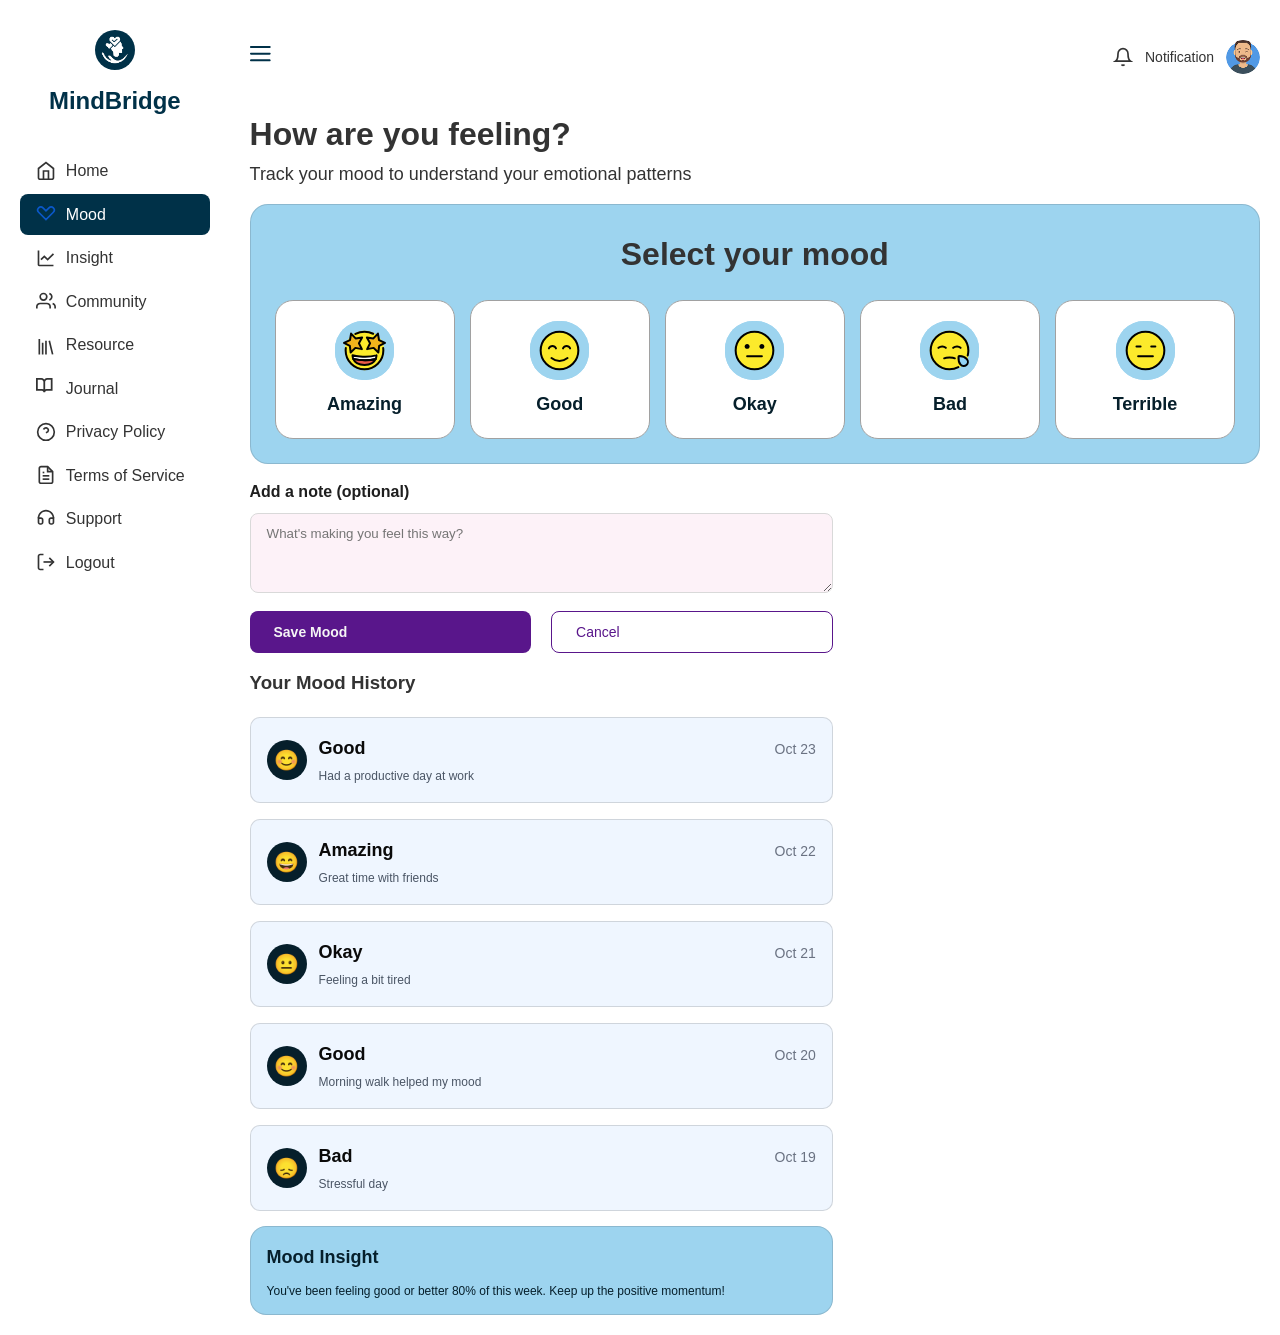
<file: Dashboard/mood.html>
<!DOCTYPE html>
<html lang="en">
<head>
    <meta charset="UTF-8">
    <meta name="viewport" content="width=device-width, initial-scale=1.0">
    <title>Document</title>
    <link rel="stylesheet" href="style.css">
    <link rel="stylesheet" href="mood.css">
    <script src="script.js" defer></script>

</head>
<body>
    <aside class="sidebar">
            <div class="brand">
                <img  class="brand-logo" src="./asset/image 2.png" alt="">
                <h2 class="brand-name">MindBridge</h2>
            </div>

            <nav class="nav-menu">
                <ul>
                    <li><a href="./index.html" class="nav-link">
                            <svg width="20" height="20" viewBox="0 0 24 24" fill="none">
                                <path
                                    d="M3 9L12 2L21 9V20C21 20.5304 20.7893 21.0391 20.4142 21.4142C20.0391 21.7893 19.5304 22 19 22H5C4.46957 22 3.96086 21.7893 3.58579 21.4142C3.21071 21.0391 3 20.5304 3 20V9Z"
                                    stroke="currentColor" stroke-width="2" />
                                <path d="M9 22V12H15V22" stroke="currentColor" stroke-width="2" />
                            </svg>
                            Home
                        </a></li>
                    <li><a href="#" class="nav-link active">
                            <svg width="20" height="20" viewBox="0 0 24 24" fill="none">
                                <path
                                    d="M20.84 4.61C19.32 3.04 17.13 3.04 15.61 4.61L12 8.22L8.39 4.61C6.87 3.04 4.68 3.04 3.16 4.61C1.64 6.18 1.64 8.37 3.16 9.94L12 18.78L20.84 9.94C22.36 8.37 22.36 6.18 20.84 4.61Z"
                                    stroke="#0A58CA" stroke-width="2" />
                            </svg>
                            Mood
                        </a></li>
                    <li><a href="insight.html" class="nav-link">
                            <svg width="20" height="20" viewBox="0 0 24 24" fill="none">
                                <path
                                    d="M21 21H3.8C3.58783 21 3.38434 20.9157 3.23431 20.7657C3.08429 20.6157 3 20.4122 3 20.2V3M6 14L10 10L14 14L21 7"
                                    stroke="currentColor" stroke-width="2" />
                            </svg>
                            Insight
                        </a></li>
                    <li><a href="community.html" class="nav-link">
                            <svg width="20" height="20" viewBox="0 0 24 24" fill="none">
                                <path
                                    d="M17 21V19C17 17.9391 16.5786 16.9217 15.8284 16.1716C15.0783 15.4214 14.0609 15 13 15H5C3.93913 15 2.92172 15.4214 2.17157 16.1716C1.42143 16.9217 1 17.9391 1 19V21"
                                    stroke="currentColor" stroke-width="2" />
                                <path
                                    d="M9 11C11.2091 11 13 9.20914 13 7C13 4.79086 11.2091 3 9 3C6.79086 3 5 4.79086 5 7C5 9.20914 6.79086 11 9 11Z"
                                    stroke="currentColor" stroke-width="2" />
                                <path
                                    d="M23 21V19C22.9993 18.1137 22.7044 17.2528 22.1614 16.5523C21.6184 15.8519 20.8581 15.3516 20 15.13"
                                    stroke="currentColor" stroke-width="2" />
                                <path
                                    d="M16 3.13C16.8604 3.35031 17.623 3.85071 18.1676 4.55232C18.7122 5.25392 19.0078 6.11683 19.0078 7.005C19.0078 7.89318 18.7122 8.75608 18.1676 9.45769C17.623 10.1593 16.8604 10.6597 16 10.88"
                                    stroke="currentColor" stroke-width="2" />
                            </svg>
                            Community
                        </a></li>
                    <li><a href="resource.html" class="nav-link">
                            <svg width="20" height="20" viewBox="0 0 24 24" fill="none">
                                <path d="M16 7L20 23.3333M12 7V23.3333M8 9.33337V23.3334M4 4.66663V23.3333"
                                    stroke="currentColor" stroke-width="2" />
                            </svg>
                            Resource
                        </a></li>
                    <li><a href="./journal.html" class="nav-link">
                            <svg width="20" height="20" viewBox="0 0 18 18" fill="none">
                                <path
                                    d="M7.46745 3.46672C7.46745 2.75947 7.1865 2.08119 6.6864 1.5811C6.1863 1.081 5.50803 0.800049 4.80078 0.800049H0.800781V10.8H5.46745C5.99788 10.8 6.50659 11.0108 6.88166 11.3858C7.25673 11.7609 7.46745 12.2696 7.46745 12.8M7.46745 3.46672V12.8M7.46745 3.46672C7.46745 2.75947 7.7484 2.08119 8.2485 1.5811C8.74859 1.081 9.42687 0.800049 10.1341 0.800049H14.1341V10.8H9.46745C8.93701 10.8 8.42831 11.0108 8.05323 11.3858C7.67816 11.7609 7.46745 12.2696 7.46745 12.8"
                                    stroke="currentColor" stroke-width="1.6" />
                            </svg>
                            Journal
                        </a></li>
                    <li><a href="privacypolicy.html" class="nav-link">
                            <svg width="20" height="20" viewBox="0 0 24 24" fill="none">
                                <path
                                    d="M12 22C17.5228 22 22 17.5228 22 12C22 6.47715 17.5228 2 12 2C6.47715 2 2 6.47715 2 12C2 17.5228 6.47715 22 12 22Z"
                                    stroke="currentColor" stroke-width="2" />
                                <path
                                    d="M9.09 9C9.3251 8.33167 9.78915 7.76811 10.4 7.40913C11.0108 7.05016 11.7289 6.91894 12.4272 7.03871C13.1255 7.15849 13.7588 7.52152 14.2151 8.06353C14.6713 8.60553 14.9211 9.29152 14.92 10C14.92 12 11.92 13 11.92 13"
                                    stroke="currentColor" stroke-width="2" />
                                <path d="M12 17H12.01" stroke="currentColor" stroke-width="2" />
                            </svg>
                            Privacy Policy
                        </a></li>
                    <li><a href="tremsofservice.html" class="nav-link">
                            <svg width="20" height="20" viewBox="0 0 24 24" fill="none">
                                <path
                                    d="M14 2H6C5.46957 2 4.96086 2.21071 4.58579 2.58579C4.21071 2.96086 4 3.46957 4 4V20C4 20.5304 4.21071 21.0391 4.58579 21.4142C4.96086 21.7893 5.46957 22 6 22H18C18.5304 22 19.0391 21.7893 19.4142 21.4142C19.7893 21.0391 20 20.5304 20 20V8L14 2Z"
                                    stroke="currentColor" stroke-width="2" />
                                <path d="M14 2V8H20" stroke="currentColor" stroke-width="2" />
                                <path d="M16 13H8" stroke="currentColor" stroke-width="2" />
                                <path d="M16 17H8" stroke="currentColor" stroke-width="2" />
                                <path d="M10 9H9H8" stroke="currentColor" stroke-width="2" />
                            </svg>
                            Terms of Service
                        </a></li>
                    <li><a href="support.html" class="nav-link">
                            <svg width="20" height="20" viewBox="0 0 24 24" fill="none">
                                <path
                                    d="M3 11H6C6.53043 11 7.03914 11.2107 7.41421 11.5858C7.78929 11.9609 8 12.4696 8 13V16C8 16.5304 7.78929 17.0391 7.41421 17.4142C7.03914 17.7893 6.53043 18 6 18H5C4.46957 18 3.96086 17.7893 3.58579 17.4142C3.21071 17.0391 3 16.5304 3 16V11Z"
                                    stroke="currentColor" stroke-width="2" />
                                <path
                                    d="M21 11H18C17.4696 11 16.9609 11.2107 16.5858 11.5858C16.2107 11.9609 16 12.4696 16 13V16C16 16.5304 16.2107 17.0391 16.5858 17.4142C16.9609 17.7893 17.4696 18 18 18H19C19.5304 18 20.0391 17.7893 20.4142 17.4142C20.7893 17.0391 21 16.5304 21 16V11Z"
                                    stroke="currentColor" stroke-width="2" />
                                <path
                                    d="M3 11C3 9.8181 3.23279 8.64778 3.68508 7.55585C4.13738 6.46392 4.80031 5.47177 5.63604 4.63604C6.47177 3.80031 7.46392 3.13738 8.55585 2.68508C9.64778 2.23279 10.8181 2 12 2C13.1819 2 14.3522 2.23279 15.4442 2.68508C16.5361 3.13738 17.5282 3.80031 18.364 4.63604C19.1997 5.47177 19.8626 6.46392 20.3149 7.55585C20.7672 8.64778 21 9.8181 21 11"
                                    stroke="currentColor" stroke-width="2" />
                            </svg>
                            Support
                        </a></li>
                    <li><a href="../index.html" class="nav-link">
                            <svg width="20" height="20" viewBox="0 0 24 24" fill="none">
                                <path
                                    d="M9 21H5C4.46957 21 3.96086 20.7893 3.58579 20.4142C3.21071 20.0391 3 19.5304 3 19V5C3 4.46957 3.21071 3.96086 3.58579 3.58579C3.96086 3.21071 4.46957 3 5 3H9"
                                    stroke="currentColor" stroke-width="2" />
                                <path d="M16 17L21 12L16 7" stroke="currentColor" stroke-width="2" />
                                <path d="M21 12H9" stroke="currentColor" stroke-width="2" />
                            </svg>
                            Logout
                        </a></li>
                </ul>
            </nav>
    </aside>

    <main class="main-content">
            <!-- Header -->
            <header class="header">
                <span class="toggle__btn--1"><svg xmlns="http://www.w3.org/2000/svg" width="21" height="16" viewBox="0 0 21 16" fill="none">
                    <path fill-rule="evenodd" clip-rule="evenodd" d="M20.6667 7.66667C20.6667 7.40145 20.5613 7.1471 20.3738 6.95956C20.1862 6.77202 19.9319 6.66667 19.6667 6.66667H1C0.734784 6.66667 0.480429 6.77202 0.292893 6.95956C0.105357 7.1471 0 7.40145 0 7.66667C0 7.93188 0.105357 8.18624 0.292893 8.37377C0.480429 8.56131 0.734784 8.66667 1 8.66667H19.6667C19.9319 8.66667 20.1862 8.56131 20.3738 8.37377C20.5613 8.18624 20.6667 7.93188 20.6667 7.66667ZM20.6667 1C20.6667 0.734783 20.5613 0.480429 20.3738 0.292893C20.1862 0.105357 19.9319 0 19.6667 0H1C0.734784 0 0.480429 0.105357 0.292893 0.292893C0.105357 0.480429 0 0.734783 0 1C0 1.26522 0.105357 1.51957 0.292893 1.70711C0.480429 1.89464 0.734784 2 1 2H19.6667C19.9319 2 20.1862 1.89464 20.3738 1.70711C20.5613 1.51957 20.6667 1.26522 20.6667 1ZM20.6667 14.3333C20.6667 14.0681 20.5613 13.8138 20.3738 13.6262C20.1862 13.4387 19.9319 13.3333 19.6667 13.3333H1C0.734784 13.3333 0.480429 13.4387 0.292893 13.6262C0.105357 13.8138 0 14.0681 0 14.3333C0 14.5985 0.105357 14.8529 0.292893 15.0404C0.480429 15.228 0.734784 15.3333 1 15.3333H19.6667C19.9319 15.3333 20.1862 15.228 20.3738 15.0404C20.5613 14.8529 20.6667 14.5985 20.6667 14.3333Z" fill="#003148"/>
                    </svg>
                </span>

                <span class="toggle__btn--2"><svg xmlns="http://www.w3.org/2000/svg" width="21" height="16" viewBox="0 0 21 16" fill="none">
                    <path fill-rule="evenodd" clip-rule="evenodd" d="M20.6667 7.66667C20.6667 7.40145 20.5613 7.1471 20.3738 6.95956C20.1862 6.77202 19.9319 6.66667 19.6667 6.66667H1C0.734784 6.66667 0.480429 6.77202 0.292893 6.95956C0.105357 7.1471 0 7.40145 0 7.66667C0 7.93188 0.105357 8.18624 0.292893 8.37377C0.480429 8.56131 0.734784 8.66667 1 8.66667H19.6667C19.9319 8.66667 20.1862 8.56131 20.3738 8.37377C20.5613 8.18624 20.6667 7.93188 20.6667 7.66667ZM20.6667 1C20.6667 0.734783 20.5613 0.480429 20.3738 0.292893C20.1862 0.105357 19.9319 0 19.6667 0H1C0.734784 0 0.480429 0.105357 0.292893 0.292893C0.105357 0.480429 0 0.734783 0 1C0 1.26522 0.105357 1.51957 0.292893 1.70711C0.480429 1.89464 0.734784 2 1 2H19.6667C19.9319 2 20.1862 1.89464 20.3738 1.70711C20.5613 1.51957 20.6667 1.26522 20.6667 1ZM20.6667 14.3333C20.6667 14.0681 20.5613 13.8138 20.3738 13.6262C20.1862 13.4387 19.9319 13.3333 19.6667 13.3333H1C0.734784 13.3333 0.480429 13.4387 0.292893 13.6262C0.105357 13.8138 0 14.0681 0 14.3333C0 14.5985 0.105357 14.8529 0.292893 15.0404C0.480429 15.228 0.734784 15.3333 1 15.3333H19.6667C19.9319 15.3333 20.1862 15.228 20.3738 15.0404C20.5613 14.8529 20.6667 14.5985 20.6667 14.3333Z" fill="#003148"/>
                    </svg>
                </span>

                <div class="notification-area">
                    <svg width="20" height="20" viewBox="0 0 24 24" fill="none">
                        <path
                            d="M18 8C18 6.4087 17.3679 4.88258 16.2426 3.75736C15.1174 2.63214 13.5913 2 12 2C10.4087 2 8.88258 2.63214 7.75736 3.75736C6.63214 4.88258 6 6.4087 6 8C6 15 3 17 3 17H21C21 17 18 15 18 8Z"
                            stroke="currentColor" stroke-width="2" />
                        <path
                            d="M13.73 21C13.5542 21.3031 13.3019 21.5547 12.9982 21.7295C12.6946 21.9044 12.3504 21.9965 12 21.9965C11.6496 21.9965 11.3054 21.9044 11.0018 21.7295C10.6982 21.5547 10.4458 21.3031 10.27 21"
                            stroke="currentColor" stroke-width="2" />
                    </svg>
                    <span>Notification</span>
                    <img src="./asset/Ellipse 21.png" alt="Profile" class="profile-avatar">
                </div>
            </header>

            <section class="mood-tracker__intro">
                    <h1>How are you feeling?</h1>
                    <p>Track your mood to understand your emotional patterns</p>
            </section>

            <!--- MOOD TRACKING -->
            <section id="mood-tracker" class="mood-tracker">
                <div class="mood-selector">
                    <h2>Select your mood</h2>
                    <div class="mood-grid">
                        <div class="mood-card">
                            <div class="mood-card__icon-wrapper">
                                <img src="./asset/happy-face.svg" alt="Happy Face Emoji">
                            </div>
                            <span class="mood-card__label">Amazing</span>
                        </div>

                        <div class="mood-card">
                            <div class="mood-card__icon-wrapper">
                                <img src="./asset/smiley-face.svg" alt="Smiley Face Emoji">
                            </div>
                            <span class="mood-card__label">Good</span>
                        </div>

                        <div class="mood-card">
                            <div class="mood-card__icon-wrapper">
                                <img src="./asset/neutral-face.svg" alt="Neutral Face Emoji">
                            </div>
                            <span class="mood-card__label">Okay</span>
                        </div>

                        <div class="mood-card">
                            <div class="mood-card__icon-wrapper">
                                <img src="./asset/tired-face.svg" alt="Tired Face Emoji">
                            </div>
                            <span class="mood-card__label">Bad</span>
                        </div>

                        <div class="mood-card">
                            <div class="mood-card__icon-wrapper">
                                <img src="./asset/terrible-face.svg" alt="Terrible Face Emoji">
                            </div>
                            <span class="mood-card__label">Terrible</span>
                        </div>
                    </div>
            </section>

            <section id="mood-entry" class="mood-entry">
                <form class="mood-form">
                    <div class="form-group">
                        <label for="mood-note">Add a note (optional)</label>
                        <textarea id="mood-note" placeholder="What's making you feel this way?"></textarea>
                    </div>
                    <div class="form-actions">
                        <button type="submit" class="btn btn--primary">Save Mood</button>
                        <button type="button" class="btn btn--secondary">Cancel</button>
                    </div>
                </form>
            </section>

            <section id="mood-history" class="mood-history">
                <h3>Your Mood History</h3>
                <div class="history-list">
                    <div class="history-item">
                        <div class="history-item__icon-wrapper"><span>😊</span></div>
                        <div class="history-item__details">
                            <div class="history-item__header">
                                <span class="mood-name">Good</span>
                                <span class="date">Oct 23</span>
                            </div>
                            <p class="note">Had a productive day at work</p>
                        </div>
                    </div>
                    <div class="history-item">
                        <div class="history-item__icon-wrapper"><span>😄</span></div>
                        <div class="history-item__details">
                            <div class="history-item__header">
                                <span class="mood-name">Amazing</span>
                                <span class="date">Oct 22</span>
                            </div>
                            <p class="note">Great time with friends</p>
                        </div>
                    </div>
                    <div class="history-item">
                        <div class="history-item__icon-wrapper"><span>😐</span></div>
                        <div class="history-item__details">
                            <div class="history-item__header">
                                <span class="mood-name">Okay</span>
                                <span class="date">Oct 21</span>
                            </div>
                            <p class="note">Feeling a bit tired</p>
                        </div>
                    </div>
                    <div class="history-item">
                        <div class="history-item__icon-wrapper"><span>😊</span></div>
                        <div class="history-item__details">
                            <div class="history-item__header">
                                <span class="mood-name">Good</span>
                                <span class="date">Oct 20</span>
                            </div>
                            <p class="note">Morning walk helped my mood</p>
                        </div>
                    </div>
                    <div class="history-item">
                        <div class="history-item__icon-wrapper"><span>😞</span></div>
                        <div class="history-item__details">
                            <div class="history-item__header">
                                <span class="mood-name">Bad</span>
                                <span class="date">Oct 19</span>
                            </div>
                            <p class="note">Stressful day</p>
                        </div>
                    </div>
                </div>
            </section>

            <section id="mood-insight" class="mood-insight">
                <h4>Mood Insight</h4>
                <p>You've been feeling good or better 80% of this week. Keep up the positive momentum!</p>
            </section>
    </main>
</body>
</html>
</file>
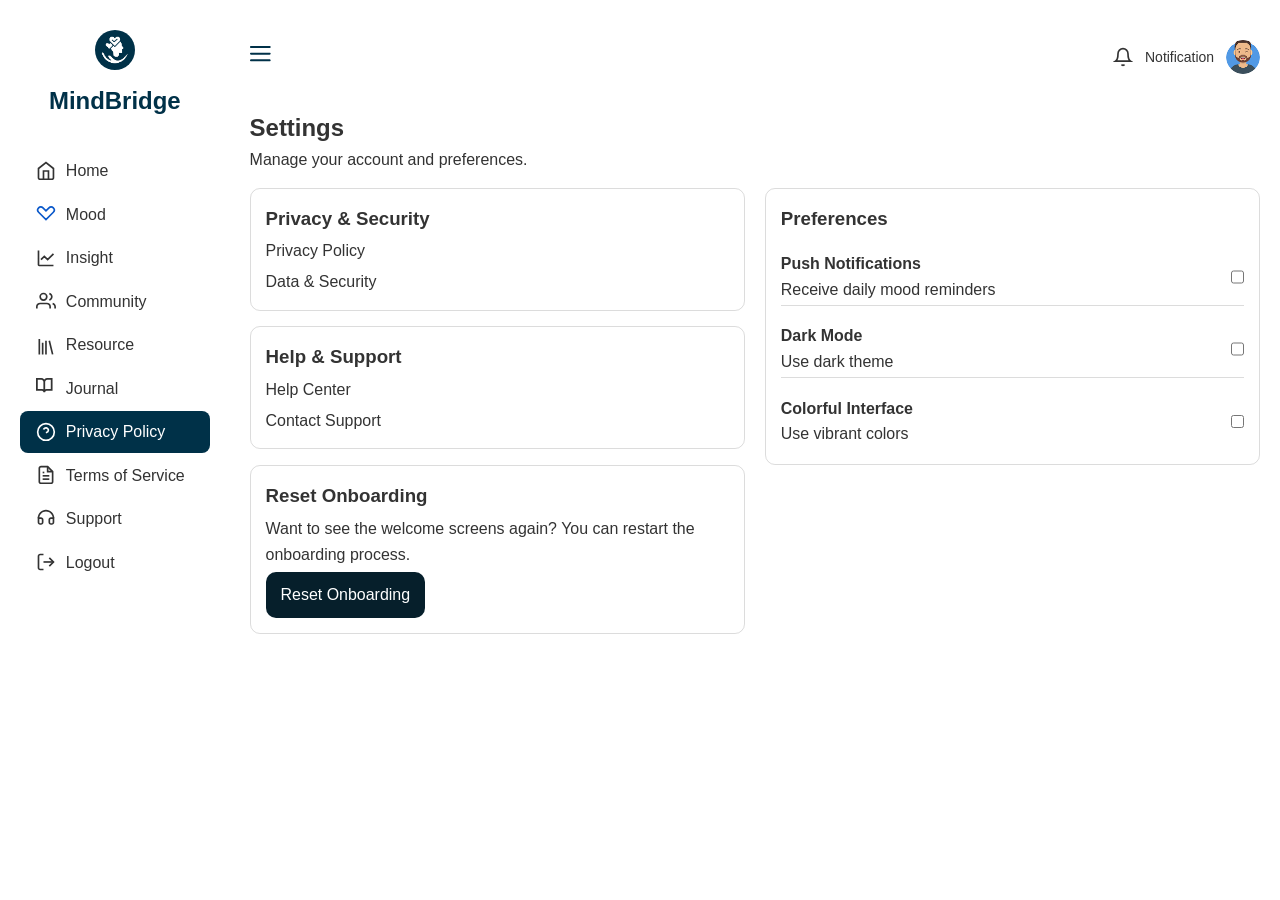
<file: Dashboard/privacypolicy.html>
<!DOCTYPE html>
<html lang="en">
<head>
    <meta charset="UTF-8">
    <meta name="viewport" content="width=device-width, initial-scale=1.0">
    <title>Document</title>
    <link rel="stylesheet" href="style.css">
    <link rel="stylesheet" href="./privacypolicy.css">
    <script src="script.js" defer></script>

</head>
<body>
    <aside class="sidebar">
            <div class="brand">
                <img  class="brand-logo" src="./asset/image 2.png" alt="">
                <h2 class="brand-name">MindBridge</h2>
            </div>

            <nav class="nav-menu">
                <ul>
                    <li><a href="./index.html" class="nav-link">
                            <svg width="20" height="20" viewBox="0 0 24 24" fill="none">
                                <path
                                    d="M3 9L12 2L21 9V20C21 20.5304 20.7893 21.0391 20.4142 21.4142C20.0391 21.7893 19.5304 22 19 22H5C4.46957 22 3.96086 21.7893 3.58579 21.4142C3.21071 21.0391 3 20.5304 3 20V9Z"
                                    stroke="currentColor" stroke-width="2" />
                                <path d="M9 22V12H15V22" stroke="currentColor" stroke-width="2" />
                            </svg>
                            Home
                        </a></li>
                    <li><a href="mood.html" class="nav-link">
                            <svg width="20" height="20" viewBox="0 0 24 24" fill="none">
                                <path
                                    d="M20.84 4.61C19.32 3.04 17.13 3.04 15.61 4.61L12 8.22L8.39 4.61C6.87 3.04 4.68 3.04 3.16 4.61C1.64 6.18 1.64 8.37 3.16 9.94L12 18.78L20.84 9.94C22.36 8.37 22.36 6.18 20.84 4.61Z"
                                    stroke="#0A58CA" stroke-width="2" />
                            </svg>
                            Mood
                        </a></li>
                    <li><a href="insight.html" class="nav-link">
                            <svg width="20" height="20" viewBox="0 0 24 24" fill="none">
                                <path
                                    d="M21 21H3.8C3.58783 21 3.38434 20.9157 3.23431 20.7657C3.08429 20.6157 3 20.4122 3 20.2V3M6 14L10 10L14 14L21 7"
                                    stroke="currentColor" stroke-width="2" />
                            </svg>
                            Insight
                        </a></li>
                    <li><a href="community.html" class="nav-link">
                            <svg width="20" height="20" viewBox="0 0 24 24" fill="none">
                                <path
                                    d="M17 21V19C17 17.9391 16.5786 16.9217 15.8284 16.1716C15.0783 15.4214 14.0609 15 13 15H5C3.93913 15 2.92172 15.4214 2.17157 16.1716C1.42143 16.9217 1 17.9391 1 19V21"
                                    stroke="currentColor" stroke-width="2" />
                                <path
                                    d="M9 11C11.2091 11 13 9.20914 13 7C13 4.79086 11.2091 3 9 3C6.79086 3 5 4.79086 5 7C5 9.20914 6.79086 11 9 11Z"
                                    stroke="currentColor" stroke-width="2" />
                                <path
                                    d="M23 21V19C22.9993 18.1137 22.7044 17.2528 22.1614 16.5523C21.6184 15.8519 20.8581 15.3516 20 15.13"
                                    stroke="currentColor" stroke-width="2" />
                                <path
                                    d="M16 3.13C16.8604 3.35031 17.623 3.85071 18.1676 4.55232C18.7122 5.25392 19.0078 6.11683 19.0078 7.005C19.0078 7.89318 18.7122 8.75608 18.1676 9.45769C17.623 10.1593 16.8604 10.6597 16 10.88"
                                    stroke="currentColor" stroke-width="2" />
                            </svg>
                            Community
                        </a></li>
                    <li><a href="resource.html" class="nav-link">
                            <svg width="20" height="20" viewBox="0 0 24 24" fill="none">
                                <path d="M16 7L20 23.3333M12 7V23.3333M8 9.33337V23.3334M4 4.66663V23.3333"
                                    stroke="currentColor" stroke-width="2" />
                            </svg>
                            Resource
                        </a></li>
                    <li><a href="./journal.html" class="nav-link">
                            <svg width="20" height="20" viewBox="0 0 18 18" fill="none">
                                <path
                                    d="M7.46745 3.46672C7.46745 2.75947 7.1865 2.08119 6.6864 1.5811C6.1863 1.081 5.50803 0.800049 4.80078 0.800049H0.800781V10.8H5.46745C5.99788 10.8 6.50659 11.0108 6.88166 11.3858C7.25673 11.7609 7.46745 12.2696 7.46745 12.8M7.46745 3.46672V12.8M7.46745 3.46672C7.46745 2.75947 7.7484 2.08119 8.2485 1.5811C8.74859 1.081 9.42687 0.800049 10.1341 0.800049H14.1341V10.8H9.46745C8.93701 10.8 8.42831 11.0108 8.05323 11.3858C7.67816 11.7609 7.46745 12.2696 7.46745 12.8"
                                    stroke="currentColor" stroke-width="1.6" />
                            </svg>
                            Journal
                        </a></li>
                    <li><a href="#" class="nav-link active">
                            <svg width="20" height="20" viewBox="0 0 24 24" fill="none">
                                <path
                                    d="M12 22C17.5228 22 22 17.5228 22 12C22 6.47715 17.5228 2 12 2C6.47715 2 2 6.47715 2 12C2 17.5228 6.47715 22 12 22Z"
                                    stroke="currentColor" stroke-width="2" />
                                <path
                                    d="M9.09 9C9.3251 8.33167 9.78915 7.76811 10.4 7.40913C11.0108 7.05016 11.7289 6.91894 12.4272 7.03871C13.1255 7.15849 13.7588 7.52152 14.2151 8.06353C14.6713 8.60553 14.9211 9.29152 14.92 10C14.92 12 11.92 13 11.92 13"
                                    stroke="currentColor" stroke-width="2" />
                                <path d="M12 17H12.01" stroke="currentColor" stroke-width="2" />
                            </svg>
                            Privacy Policy
                        </a></li>
                    <li><a href="tremsofservice.html" class="nav-link">
                            <svg width="20" height="20" viewBox="0 0 24 24" fill="none">
                                <path
                                    d="M14 2H6C5.46957 2 4.96086 2.21071 4.58579 2.58579C4.21071 2.96086 4 3.46957 4 4V20C4 20.5304 4.21071 21.0391 4.58579 21.4142C4.96086 21.7893 5.46957 22 6 22H18C18.5304 22 19.0391 21.7893 19.4142 21.4142C19.7893 21.0391 20 20.5304 20 20V8L14 2Z"
                                    stroke="currentColor" stroke-width="2" />
                                <path d="M14 2V8H20" stroke="currentColor" stroke-width="2" />
                                <path d="M16 13H8" stroke="currentColor" stroke-width="2" />
                                <path d="M16 17H8" stroke="currentColor" stroke-width="2" />
                                <path d="M10 9H9H8" stroke="currentColor" stroke-width="2" />
                            </svg>
                            Terms of Service
                        </a></li>
                    <li><a href="support.html" class="nav-link">
                            <svg width="20" height="20" viewBox="0 0 24 24" fill="none">
                                <path
                                    d="M3 11H6C6.53043 11 7.03914 11.2107 7.41421 11.5858C7.78929 11.9609 8 12.4696 8 13V16C8 16.5304 7.78929 17.0391 7.41421 17.4142C7.03914 17.7893 6.53043 18 6 18H5C4.46957 18 3.96086 17.7893 3.58579 17.4142C3.21071 17.0391 3 16.5304 3 16V11Z"
                                    stroke="currentColor" stroke-width="2" />
                                <path
                                    d="M21 11H18C17.4696 11 16.9609 11.2107 16.5858 11.5858C16.2107 11.9609 16 12.4696 16 13V16C16 16.5304 16.2107 17.0391 16.5858 17.4142C16.9609 17.7893 17.4696 18 18 18H19C19.5304 18 20.0391 17.7893 20.4142 17.4142C20.7893 17.0391 21 16.5304 21 16V11Z"
                                    stroke="currentColor" stroke-width="2" />
                                <path
                                    d="M3 11C3 9.8181 3.23279 8.64778 3.68508 7.55585C4.13738 6.46392 4.80031 5.47177 5.63604 4.63604C6.47177 3.80031 7.46392 3.13738 8.55585 2.68508C9.64778 2.23279 10.8181 2 12 2C13.1819 2 14.3522 2.23279 15.4442 2.68508C16.5361 3.13738 17.5282 3.80031 18.364 4.63604C19.1997 5.47177 19.8626 6.46392 20.3149 7.55585C20.7672 8.64778 21 9.8181 21 11"
                                    stroke="currentColor" stroke-width="2" />
                            </svg>
                            Support
                        </a></li>
                    <li><a href="../index.html" class="nav-link">
                            <svg width="20" height="20" viewBox="0 0 24 24" fill="none">
                                <path
                                    d="M9 21H5C4.46957 21 3.96086 20.7893 3.58579 20.4142C3.21071 20.0391 3 19.5304 3 19V5C3 4.46957 3.21071 3.96086 3.58579 3.58579C3.96086 3.21071 4.46957 3 5 3H9"
                                    stroke="currentColor" stroke-width="2" />
                                <path d="M16 17L21 12L16 7" stroke="currentColor" stroke-width="2" />
                                <path d="M21 12H9" stroke="currentColor" stroke-width="2" />
                            </svg>
                            Logout
                        </a></li>
                </ul>
            </nav>
    </aside>

    <main class="main-content">
            <!-- Header -->
            <header class="header">
                <span class="toggle__btn--1"><svg xmlns="http://www.w3.org/2000/svg" width="21" height="16" viewBox="0 0 21 16" fill="none">
                    <path fill-rule="evenodd" clip-rule="evenodd" d="M20.6667 7.66667C20.6667 7.40145 20.5613 7.1471 20.3738 6.95956C20.1862 6.77202 19.9319 6.66667 19.6667 6.66667H1C0.734784 6.66667 0.480429 6.77202 0.292893 6.95956C0.105357 7.1471 0 7.40145 0 7.66667C0 7.93188 0.105357 8.18624 0.292893 8.37377C0.480429 8.56131 0.734784 8.66667 1 8.66667H19.6667C19.9319 8.66667 20.1862 8.56131 20.3738 8.37377C20.5613 8.18624 20.6667 7.93188 20.6667 7.66667ZM20.6667 1C20.6667 0.734783 20.5613 0.480429 20.3738 0.292893C20.1862 0.105357 19.9319 0 19.6667 0H1C0.734784 0 0.480429 0.105357 0.292893 0.292893C0.105357 0.480429 0 0.734783 0 1C0 1.26522 0.105357 1.51957 0.292893 1.70711C0.480429 1.89464 0.734784 2 1 2H19.6667C19.9319 2 20.1862 1.89464 20.3738 1.70711C20.5613 1.51957 20.6667 1.26522 20.6667 1ZM20.6667 14.3333C20.6667 14.0681 20.5613 13.8138 20.3738 13.6262C20.1862 13.4387 19.9319 13.3333 19.6667 13.3333H1C0.734784 13.3333 0.480429 13.4387 0.292893 13.6262C0.105357 13.8138 0 14.0681 0 14.3333C0 14.5985 0.105357 14.8529 0.292893 15.0404C0.480429 15.228 0.734784 15.3333 1 15.3333H19.6667C19.9319 15.3333 20.1862 15.228 20.3738 15.0404C20.5613 14.8529 20.6667 14.5985 20.6667 14.3333Z" fill="#003148"/>
                    </svg>
                </span>

                <span class="toggle__btn--2"><svg xmlns="http://www.w3.org/2000/svg" width="21" height="16" viewBox="0 0 21 16" fill="none">
                    <path fill-rule="evenodd" clip-rule="evenodd" d="M20.6667 7.66667C20.6667 7.40145 20.5613 7.1471 20.3738 6.95956C20.1862 6.77202 19.9319 6.66667 19.6667 6.66667H1C0.734784 6.66667 0.480429 6.77202 0.292893 6.95956C0.105357 7.1471 0 7.40145 0 7.66667C0 7.93188 0.105357 8.18624 0.292893 8.37377C0.480429 8.56131 0.734784 8.66667 1 8.66667H19.6667C19.9319 8.66667 20.1862 8.56131 20.3738 8.37377C20.5613 8.18624 20.6667 7.93188 20.6667 7.66667ZM20.6667 1C20.6667 0.734783 20.5613 0.480429 20.3738 0.292893C20.1862 0.105357 19.9319 0 19.6667 0H1C0.734784 0 0.480429 0.105357 0.292893 0.292893C0.105357 0.480429 0 0.734783 0 1C0 1.26522 0.105357 1.51957 0.292893 1.70711C0.480429 1.89464 0.734784 2 1 2H19.6667C19.9319 2 20.1862 1.89464 20.3738 1.70711C20.5613 1.51957 20.6667 1.26522 20.6667 1ZM20.6667 14.3333C20.6667 14.0681 20.5613 13.8138 20.3738 13.6262C20.1862 13.4387 19.9319 13.3333 19.6667 13.3333H1C0.734784 13.3333 0.480429 13.4387 0.292893 13.6262C0.105357 13.8138 0 14.0681 0 14.3333C0 14.5985 0.105357 14.8529 0.292893 15.0404C0.480429 15.228 0.734784 15.3333 1 15.3333H19.6667C19.9319 15.3333 20.1862 15.228 20.3738 15.0404C20.5613 14.8529 20.6667 14.5985 20.6667 14.3333Z" fill="#003148"/>
                    </svg>
                </span>

                <div class="notification-area">
                    <svg width="20" height="20" viewBox="0 0 24 24" fill="none">
                        <path
                            d="M18 8C18 6.4087 17.3679 4.88258 16.2426 3.75736C15.1174 2.63214 13.5913 2 12 2C10.4087 2 8.88258 2.63214 7.75736 3.75736C6.63214 4.88258 6 6.4087 6 8C6 15 3 17 3 17H21C21 17 18 15 18 8Z"
                            stroke="currentColor" stroke-width="2" />
                        <path
                            d="M13.73 21C13.5542 21.3031 13.3019 21.5547 12.9982 21.7295C12.6946 21.9044 12.3504 21.9965 12 21.9965C11.6496 21.9965 11.3054 21.9044 11.0018 21.7295C10.6982 21.5547 10.4458 21.3031 10.27 21"
                            stroke="currentColor" stroke-width="2" />
                    </svg>
                    <span>Notification</span>
                    <img src="./asset/Ellipse 21.png" alt="Profile" class="profile-avatar">
                </div>
            </header>
            
                        <!-- Settings Header -->
            <section class="header1">
                <h1 class="page-title">Settings</h1>
                <p class="page-subtitle">Manage your account and preferences.</p>    
            </section>

            <section class="left-right__column">
                <div class="left__column">
                    <section class="card">
                        <h3>Privacy & Security</h3>
                        <p><span></span>Privacy Policy</p>
                        <p><span></span>Data & Security</p>
                    </section>
                        
                    <section class="card">
                        <h3>Help & Support</h3>
                        <p><span></span>Help Center</p>
                        <p><span></span>Contact Support</p>
                    </section>
                        
                    <section class="card">
                        <h3><span></span>Reset Onboarding</h3>
                        <p>Want to see the welcome screens again? You can restart the onboarding process.</p>
                        <a class="reset-onboarding__btn" href="#">Reset Onboarding</a>
                    </section>
                </div>


                <div class="right__column">
                    <h3 class="preferences__title">Preferences</h3>
                    <section class="preferences__setting">
                        <div>
                            <span></span>
                            <div>
                                <h4>Push Notifications</h4>
                                <p>Receive daily mood reminders</p>
                            </div>
                        </div>
                        <input class="preferences__input" type="checkbox">
                    </section>
                    
                    <section class="preferences__setting">
                        <div>
                            <span></span>
                            <div>
                                <h4>Dark Mode</h4>
                                <p>Use dark theme</p>
                            </div>
                        </div> 
                        <input class="preferences__input" type="checkbox">
                    </section>

                    <section class="preferences__setting">
                        <div>
                            <span></span>
                            <div>
                                <h4>Colorful Interface</h4>
                                <p>Use vibrant colors</p>
                            </div>
                        </div>
                        <input class="preferences__input" type="checkbox">
                    </section>

                    <!-- <section class="content-section">
                        <h3 class="section-title">Preferences</h3>
                        <ul class="settings-list">
                            <li class="setting-item">
                                <div class="setting-info">
                                    <div class="setting-title">Push Notifications</div>
                                    <div class="setting-description">Receive daily mood reminders</div>
                                </div>
                                <label class="toggle-switch">
                                    <input type="checkbox" checked>
                                    <span class="toggle-slider"></span>
                                </label>
                            </li>
                            <li class="setting-item">
                                <div class="setting-info">
                                    <div class="setting-title">Dark Mode</div>
                                    <div class="setting-description">Use dark theme</div>
                                </div>
                                <label class="toggle-switch">
                                    <input type="checkbox">
                                    <span class="toggle-slider"></span>
                                </label>
                            </li>
                            <li class="setting-item">
                                <div class="setting-info">
                                    <div class="setting-title">Colorful Interface</div>
                                    <div class="setting-description">Use vibrant colors</div>
                                </div>
                                <label class="toggle-switch">
                                    <input type="checkbox">
                                    <span class="toggle-slider"></span>
                                </label>
                            </li>
                        </ul>
                    </section> -->
                </div> 
            </section>       
    </main>
</body>
</html>
</file>
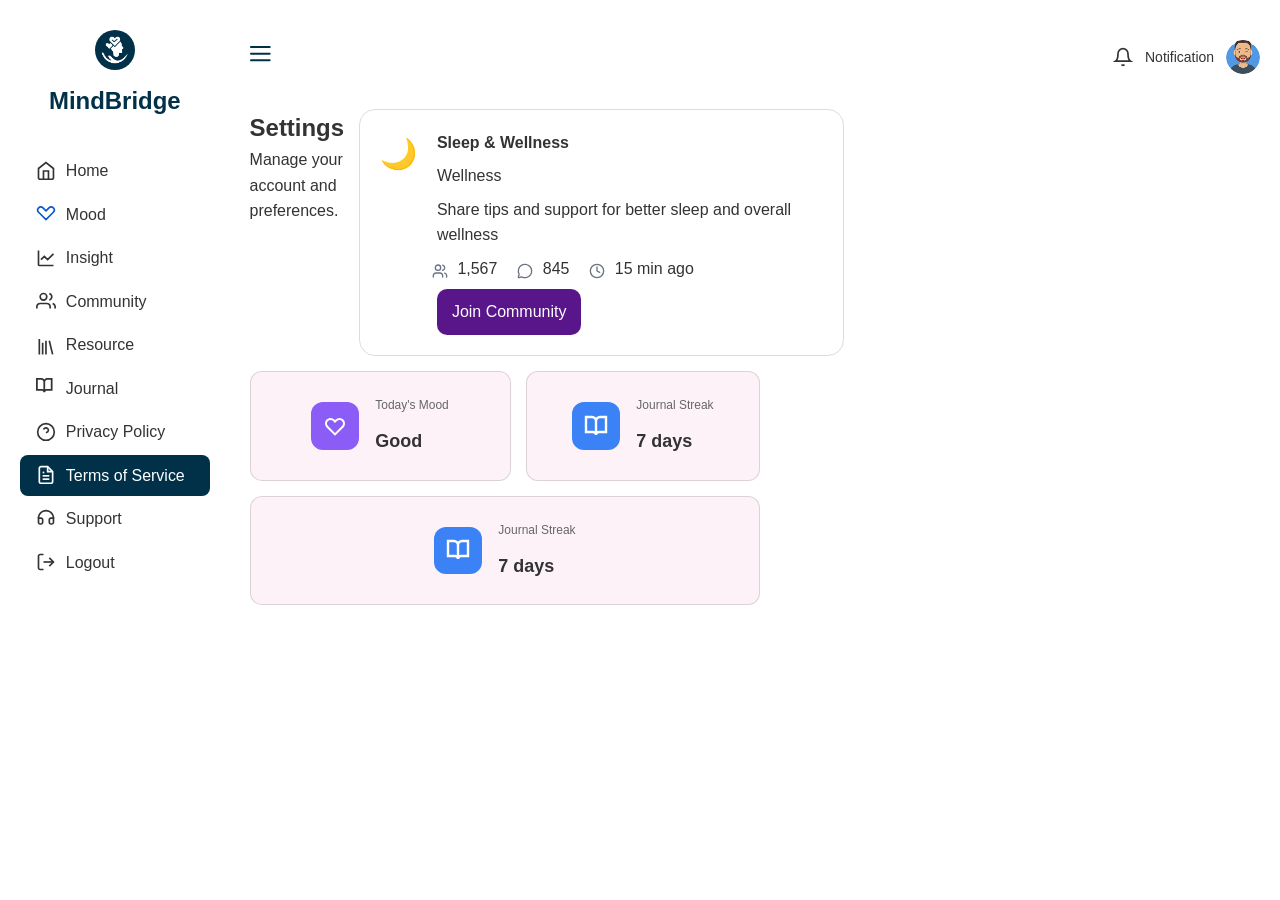
<file: Dashboard/tremsofservice.html>
<!DOCTYPE html>
<html lang="en">
<head>
    <meta charset="UTF-8">
    <meta name="viewport" content="width=device-width, initial-scale=1.0">
    <title>Document</title>
    <link rel="stylesheet" href="style.css">
    <link rel="stylesheet" href="./tremsofservice.css">
    <script src="script.js" defer></script>

</head>
<body>
    <aside class="sidebar">
            <div class="brand">
                <img  class="brand-logo" src="./asset/image 2.png" alt="">
                <h2 class="brand-name">MindBridge</h2>
            </div>

            <nav class="nav-menu">
                <ul>
                    <li><a href="./index.html" class="nav-link">
                            <svg width="20" height="20" viewBox="0 0 24 24" fill="none">
                                <path
                                    d="M3 9L12 2L21 9V20C21 20.5304 20.7893 21.0391 20.4142 21.4142C20.0391 21.7893 19.5304 22 19 22H5C4.46957 22 3.96086 21.7893 3.58579 21.4142C3.21071 21.0391 3 20.5304 3 20V9Z"
                                    stroke="currentColor" stroke-width="2" />
                                <path d="M9 22V12H15V22" stroke="currentColor" stroke-width="2" />
                            </svg>
                            Home
                        </a></li>
                    <li><a href="mood.html" class="nav-link">
                            <svg width="20" height="20" viewBox="0 0 24 24" fill="none">
                                <path
                                    d="M20.84 4.61C19.32 3.04 17.13 3.04 15.61 4.61L12 8.22L8.39 4.61C6.87 3.04 4.68 3.04 3.16 4.61C1.64 6.18 1.64 8.37 3.16 9.94L12 18.78L20.84 9.94C22.36 8.37 22.36 6.18 20.84 4.61Z"
                                    stroke="#0A58CA" stroke-width="2" />
                            </svg>
                            Mood
                        </a></li>
                    <li><a href="insight.html" class="nav-link">
                            <svg width="20" height="20" viewBox="0 0 24 24" fill="none">
                                <path
                                    d="M21 21H3.8C3.58783 21 3.38434 20.9157 3.23431 20.7657C3.08429 20.6157 3 20.4122 3 20.2V3M6 14L10 10L14 14L21 7"
                                    stroke="currentColor" stroke-width="2" />
                            </svg>
                            Insight
                        </a></li>
                    <li><a href="community.html" class="nav-link">
                            <svg width="20" height="20" viewBox="0 0 24 24" fill="none">
                                <path
                                    d="M17 21V19C17 17.9391 16.5786 16.9217 15.8284 16.1716C15.0783 15.4214 14.0609 15 13 15H5C3.93913 15 2.92172 15.4214 2.17157 16.1716C1.42143 16.9217 1 17.9391 1 19V21"
                                    stroke="currentColor" stroke-width="2" />
                                <path
                                    d="M9 11C11.2091 11 13 9.20914 13 7C13 4.79086 11.2091 3 9 3C6.79086 3 5 4.79086 5 7C5 9.20914 6.79086 11 9 11Z"
                                    stroke="currentColor" stroke-width="2" />
                                <path
                                    d="M23 21V19C22.9993 18.1137 22.7044 17.2528 22.1614 16.5523C21.6184 15.8519 20.8581 15.3516 20 15.13"
                                    stroke="currentColor" stroke-width="2" />
                                <path
                                    d="M16 3.13C16.8604 3.35031 17.623 3.85071 18.1676 4.55232C18.7122 5.25392 19.0078 6.11683 19.0078 7.005C19.0078 7.89318 18.7122 8.75608 18.1676 9.45769C17.623 10.1593 16.8604 10.6597 16 10.88"
                                    stroke="currentColor" stroke-width="2" />
                            </svg>
                            Community
                        </a></li>
                    <li><a href="resource.html" class="nav-link">
                            <svg width="20" height="20" viewBox="0 0 24 24" fill="none">
                                <path d="M16 7L20 23.3333M12 7V23.3333M8 9.33337V23.3334M4 4.66663V23.3333"
                                    stroke="currentColor" stroke-width="2" />
                            </svg>
                            Resource
                        </a></li>
                    <li><a href="./journal.html" class="nav-link">
                            <svg width="20" height="20" viewBox="0 0 18 18" fill="none">
                                <path
                                    d="M7.46745 3.46672C7.46745 2.75947 7.1865 2.08119 6.6864 1.5811C6.1863 1.081 5.50803 0.800049 4.80078 0.800049H0.800781V10.8H5.46745C5.99788 10.8 6.50659 11.0108 6.88166 11.3858C7.25673 11.7609 7.46745 12.2696 7.46745 12.8M7.46745 3.46672V12.8M7.46745 3.46672C7.46745 2.75947 7.7484 2.08119 8.2485 1.5811C8.74859 1.081 9.42687 0.800049 10.1341 0.800049H14.1341V10.8H9.46745C8.93701 10.8 8.42831 11.0108 8.05323 11.3858C7.67816 11.7609 7.46745 12.2696 7.46745 12.8"
                                    stroke="currentColor" stroke-width="1.6" />
                            </svg>
                            Journal
                        </a></li>
                    <li><a href="privacypolicy.html" class="nav-link">
                            <svg width="20" height="20" viewBox="0 0 24 24" fill="none">
                                <path
                                    d="M12 22C17.5228 22 22 17.5228 22 12C22 6.47715 17.5228 2 12 2C6.47715 2 2 6.47715 2 12C2 17.5228 6.47715 22 12 22Z"
                                    stroke="currentColor" stroke-width="2" />
                                <path
                                    d="M9.09 9C9.3251 8.33167 9.78915 7.76811 10.4 7.40913C11.0108 7.05016 11.7289 6.91894 12.4272 7.03871C13.1255 7.15849 13.7588 7.52152 14.2151 8.06353C14.6713 8.60553 14.9211 9.29152 14.92 10C14.92 12 11.92 13 11.92 13"
                                    stroke="currentColor" stroke-width="2" />
                                <path d="M12 17H12.01" stroke="currentColor" stroke-width="2" />
                            </svg>
                            Privacy Policy
                        </a></li>
                    <li><a href="#" class="nav-link active">
                            <svg width="20" height="20" viewBox="0 0 24 24" fill="none">
                                <path
                                    d="M14 2H6C5.46957 2 4.96086 2.21071 4.58579 2.58579C4.21071 2.96086 4 3.46957 4 4V20C4 20.5304 4.21071 21.0391 4.58579 21.4142C4.96086 21.7893 5.46957 22 6 22H18C18.5304 22 19.0391 21.7893 19.4142 21.4142C19.7893 21.0391 20 20.5304 20 20V8L14 2Z"
                                    stroke="currentColor" stroke-width="2" />
                                <path d="M14 2V8H20" stroke="currentColor" stroke-width="2" />
                                <path d="M16 13H8" stroke="currentColor" stroke-width="2" />
                                <path d="M16 17H8" stroke="currentColor" stroke-width="2" />
                                <path d="M10 9H9H8" stroke="currentColor" stroke-width="2" />
                            </svg>
                            Terms of Service
                        </a></li>
                    <li><a href="support.html" class="nav-link">
                            <svg width="20" height="20" viewBox="0 0 24 24" fill="none">
                                <path
                                    d="M3 11H6C6.53043 11 7.03914 11.2107 7.41421 11.5858C7.78929 11.9609 8 12.4696 8 13V16C8 16.5304 7.78929 17.0391 7.41421 17.4142C7.03914 17.7893 6.53043 18 6 18H5C4.46957 18 3.96086 17.7893 3.58579 17.4142C3.21071 17.0391 3 16.5304 3 16V11Z"
                                    stroke="currentColor" stroke-width="2" />
                                <path
                                    d="M21 11H18C17.4696 11 16.9609 11.2107 16.5858 11.5858C16.2107 11.9609 16 12.4696 16 13V16C16 16.5304 16.2107 17.0391 16.5858 17.4142C16.9609 17.7893 17.4696 18 18 18H19C19.5304 18 20.0391 17.7893 20.4142 17.4142C20.7893 17.0391 21 16.5304 21 16V11Z"
                                    stroke="currentColor" stroke-width="2" />
                                <path
                                    d="M3 11C3 9.8181 3.23279 8.64778 3.68508 7.55585C4.13738 6.46392 4.80031 5.47177 5.63604 4.63604C6.47177 3.80031 7.46392 3.13738 8.55585 2.68508C9.64778 2.23279 10.8181 2 12 2C13.1819 2 14.3522 2.23279 15.4442 2.68508C16.5361 3.13738 17.5282 3.80031 18.364 4.63604C19.1997 5.47177 19.8626 6.46392 20.3149 7.55585C20.7672 8.64778 21 9.8181 21 11"
                                    stroke="currentColor" stroke-width="2" />
                            </svg>
                            Support
                        </a></li>
                    <li><a href="../index.html" class="nav-link">
                            <svg width="20" height="20" viewBox="0 0 24 24" fill="none">
                                <path
                                    d="M9 21H5C4.46957 21 3.96086 20.7893 3.58579 20.4142C3.21071 20.0391 3 19.5304 3 19V5C3 4.46957 3.21071 3.96086 3.58579 3.58579C3.96086 3.21071 4.46957 3 5 3H9"
                                    stroke="currentColor" stroke-width="2" />
                                <path d="M16 17L21 12L16 7" stroke="currentColor" stroke-width="2" />
                                <path d="M21 12H9" stroke="currentColor" stroke-width="2" />
                            </svg>
                            Logout
                        </a></li>
                </ul>
            </nav>
    </aside>

    <main class="main-content">
            <!-- Header -->
            <header class="header">
                <span class="toggle__btn--1"><svg xmlns="http://www.w3.org/2000/svg" width="21" height="16" viewBox="0 0 21 16" fill="none">
                    <path fill-rule="evenodd" clip-rule="evenodd" d="M20.6667 7.66667C20.6667 7.40145 20.5613 7.1471 20.3738 6.95956C20.1862 6.77202 19.9319 6.66667 19.6667 6.66667H1C0.734784 6.66667 0.480429 6.77202 0.292893 6.95956C0.105357 7.1471 0 7.40145 0 7.66667C0 7.93188 0.105357 8.18624 0.292893 8.37377C0.480429 8.56131 0.734784 8.66667 1 8.66667H19.6667C19.9319 8.66667 20.1862 8.56131 20.3738 8.37377C20.5613 8.18624 20.6667 7.93188 20.6667 7.66667ZM20.6667 1C20.6667 0.734783 20.5613 0.480429 20.3738 0.292893C20.1862 0.105357 19.9319 0 19.6667 0H1C0.734784 0 0.480429 0.105357 0.292893 0.292893C0.105357 0.480429 0 0.734783 0 1C0 1.26522 0.105357 1.51957 0.292893 1.70711C0.480429 1.89464 0.734784 2 1 2H19.6667C19.9319 2 20.1862 1.89464 20.3738 1.70711C20.5613 1.51957 20.6667 1.26522 20.6667 1ZM20.6667 14.3333C20.6667 14.0681 20.5613 13.8138 20.3738 13.6262C20.1862 13.4387 19.9319 13.3333 19.6667 13.3333H1C0.734784 13.3333 0.480429 13.4387 0.292893 13.6262C0.105357 13.8138 0 14.0681 0 14.3333C0 14.5985 0.105357 14.8529 0.292893 15.0404C0.480429 15.228 0.734784 15.3333 1 15.3333H19.6667C19.9319 15.3333 20.1862 15.228 20.3738 15.0404C20.5613 14.8529 20.6667 14.5985 20.6667 14.3333Z" fill="#003148"/>
                    </svg>
                </span>

                <span class="toggle__btn--2"><svg xmlns="http://www.w3.org/2000/svg" width="21" height="16" viewBox="0 0 21 16" fill="none">
                    <path fill-rule="evenodd" clip-rule="evenodd" d="M20.6667 7.66667C20.6667 7.40145 20.5613 7.1471 20.3738 6.95956C20.1862 6.77202 19.9319 6.66667 19.6667 6.66667H1C0.734784 6.66667 0.480429 6.77202 0.292893 6.95956C0.105357 7.1471 0 7.40145 0 7.66667C0 7.93188 0.105357 8.18624 0.292893 8.37377C0.480429 8.56131 0.734784 8.66667 1 8.66667H19.6667C19.9319 8.66667 20.1862 8.56131 20.3738 8.37377C20.5613 8.18624 20.6667 7.93188 20.6667 7.66667ZM20.6667 1C20.6667 0.734783 20.5613 0.480429 20.3738 0.292893C20.1862 0.105357 19.9319 0 19.6667 0H1C0.734784 0 0.480429 0.105357 0.292893 0.292893C0.105357 0.480429 0 0.734783 0 1C0 1.26522 0.105357 1.51957 0.292893 1.70711C0.480429 1.89464 0.734784 2 1 2H19.6667C19.9319 2 20.1862 1.89464 20.3738 1.70711C20.5613 1.51957 20.6667 1.26522 20.6667 1ZM20.6667 14.3333C20.6667 14.0681 20.5613 13.8138 20.3738 13.6262C20.1862 13.4387 19.9319 13.3333 19.6667 13.3333H1C0.734784 13.3333 0.480429 13.4387 0.292893 13.6262C0.105357 13.8138 0 14.0681 0 14.3333C0 14.5985 0.105357 14.8529 0.292893 15.0404C0.480429 15.228 0.734784 15.3333 1 15.3333H19.6667C19.9319 15.3333 20.1862 15.228 20.3738 15.0404C20.5613 14.8529 20.6667 14.5985 20.6667 14.3333Z" fill="#003148"/>
                    </svg>
                </span>

                <div class="notification-area">
                    <svg width="20" height="20" viewBox="0 0 24 24" fill="none">
                        <path
                            d="M18 8C18 6.4087 17.3679 4.88258 16.2426 3.75736C15.1174 2.63214 13.5913 2 12 2C10.4087 2 8.88258 2.63214 7.75736 3.75736C6.63214 4.88258 6 6.4087 6 8C6 15 3 17 3 17H21C21 17 18 15 18 8Z"
                            stroke="currentColor" stroke-width="2" />
                        <path
                            d="M13.73 21C13.5542 21.3031 13.3019 21.5547 12.9982 21.7295C12.6946 21.9044 12.3504 21.9965 12 21.9965C11.6496 21.9965 11.3054 21.9044 11.0018 21.7295C10.6982 21.5547 10.4458 21.3031 10.27 21"
                            stroke="currentColor" stroke-width="2" />
                    </svg>
                    <span>Notification</span>
                    <img src="./asset/Ellipse 21.png" alt="Profile" class="profile-avatar">
                </div>
            </header>

            <section class="header1">
                <h1 class="page-title">Settings</h1>
                <p class="page-subtitle">Manage your account and preferences.</p>    
            </section>

            <section class="community-card">
                <div class="card-icon-wrapper purple-gradient">
                    <span class="emoji-icon">🌙</span>
                </div>
                <div class="card-content">
                    <h4>Sleep & Wellness</h4>
                    <span class="badge badge-light">Wellness</span>
                    <p class="card-description">Share tips and support for better sleep and overall wellness</p>
                    <div class="card-stats">
                        <span><svg xmlns="http://www.w3.org/2000/svg" width="16" height="16" viewBox="0 0 16 16" fill="none">
                            <g clip-path="url(#clip0_1492_4621)">
                                <path d="M10.6663 13.9986V12.6654C10.6663 11.9582 10.3854 11.28 9.88532 10.78C9.38527 10.2799 8.70707 9.99902 7.99991 9.99902H4.00035C3.29319 9.99902 2.61499 10.2799 2.11495 10.78C1.6149 11.28 1.33398 11.9582 1.33398 12.6654V13.9986" stroke="#6A7282" stroke-width="1.33318" stroke-linecap="round" stroke-linejoin="round"/>
                                <path d="M10.666 2.08496C11.2378 2.23319 11.7442 2.56708 12.1056 3.03423C12.4671 3.50138 12.6633 4.07533 12.6633 4.66601C12.6633 5.25668 12.4671 5.83064 12.1056 6.29778C11.7442 6.76493 11.2378 7.09882 10.666 7.24705" stroke="#6A7282" stroke-width="1.33318" stroke-linecap="round" stroke-linejoin="round"/>
                                <path d="M14.6658 13.9983V12.6652C14.6654 12.0744 14.4687 11.5005 14.1068 11.0336C13.7448 10.5666 13.238 10.2331 12.666 10.0854" stroke="#6A7282" stroke-width="1.33318" stroke-linecap="round" stroke-linejoin="round"/>
                                <path d="M5.9984 7.33274C7.471 7.33274 8.66477 6.13896 8.66477 4.66637C8.66477 3.19377 7.471 2 5.9984 2C4.52581 2 3.33203 3.19377 3.33203 4.66637C3.33203 6.13896 4.52581 7.33274 5.9984 7.33274Z" stroke="#6A7282" stroke-width="1.33318" stroke-linecap="round" stroke-linejoin="round"/>
                            </g>
                            <defs>
                                <clipPath id="clip0_1492_4621">
                                <rect width="15.9982" height="15.9982" fill="white"/>
                                </clipPath>
                            </defs>
                            </svg> 1,567</span>
                        <span><svg xmlns="http://www.w3.org/2000/svg" width="16" height="16" viewBox="0 0 16 16" fill="none">
                            <g clip-path="url(#clip0_1492_4628)">
                                <path d="M1.99504 10.8936C2.09305 11.1408 2.11488 11.4117 2.0577 11.6715L1.34778 13.8646C1.3249 13.9758 1.33082 14.091 1.36496 14.1993C1.3991 14.3076 1.46034 14.4054 1.54287 14.4833C1.62539 14.5613 1.72647 14.6169 1.83652 14.6449C1.94657 14.6729 2.06194 14.6723 2.17169 14.6431L4.44676 13.9779C4.69188 13.9293 4.94573 13.9505 5.17935 14.0392C6.60278 14.7039 8.21526 14.8446 9.73228 14.4363C11.2493 14.028 12.5734 13.0971 13.4709 11.8077C14.3684 10.5183 14.7817 8.95338 14.6378 7.38898C14.494 5.82458 13.8022 4.36127 12.6846 3.25721C11.5669 2.15315 10.0953 1.4793 8.52923 1.35455C6.96319 1.22981 5.40341 1.66218 4.1251 2.57538C2.84678 3.48858 1.93207 4.82393 1.54235 6.34582C1.15264 7.86772 1.31296 9.47835 1.99504 10.8936Z" stroke="#6A7282" stroke-width="1.33318" stroke-linecap="round" stroke-linejoin="round"/>
                            </g>
                            <defs>
                                <clipPath id="clip0_1492_4628">
                                <rect width="15.9982" height="15.9982" fill="white"/>
                                </clipPath>
                            </defs>
                            </svg> 845</span>
                        <span><svg xmlns="http://www.w3.org/2000/svg" width="16" height="16" viewBox="0 0 16 16" fill="none">
                            <g clip-path="url(#clip0_1492_4632)">
                                <path d="M8 3.99951V7.99907L10.6664 9.33225" stroke="#6A7282" stroke-width="1.33318" stroke-linecap="round" stroke-linejoin="round"/>
                                <path d="M7.99991 14.6649C11.6814 14.6649 14.6658 11.6804 14.6658 7.99893C14.6658 4.31744 11.6814 1.33301 7.99991 1.33301C4.31842 1.33301 1.33398 4.31744 1.33398 7.99893C1.33398 11.6804 4.31842 14.6649 7.99991 14.6649Z" stroke="#6A7282" stroke-width="1.33318" stroke-linecap="round" stroke-linejoin="round"/>
                            </g>
                            <defs>
                                <clipPath id="clip0_1492_4632">
                                <rect width="15.9982" height="15.9982" fill="white"/>
                                </clipPath>
                            </defs>
                            </svg> 15 min ago</span>
                    </div>
                    <a href="#" class="joined-community__btn">Join Community</a>
                </div>
            </section>

                <div class="status-card mood-card">
                    <div class="card-icon">
                        <svg width="24" height="24" viewBox="0 0 24 24" fill="none">
                            <path
                                d="M4.31804 6.31804C3.90017 6.7359 3.5687 7.23198 3.34255 7.77795C3.1164 8.32392 3 8.90909 3 9.50004C3 10.091 3.1164 10.6762 3.34255 11.2221C3.5687 11.7681 3.90017 12.2642 4.31804 12.682L12 20.364L19.682 12.682C20.526 11.8381 21.0001 10.6935 21.0001 9.50004C21.0001 8.30656 20.526 7.16196 19.682 6.31804C18.8381 5.47412 17.6935 5.00001 16.5 5.00001C15.3066 5.00001 14.162 5.47412 13.318 6.31804L12 7.63604L10.682 6.31804C10.2642 5.90017 9.7681 5.5687 9.22213 5.34255C8.67616 5.1164 8.09099 5 7.50004 5C6.90909 5 6.32392 5.1164 5.77795 5.34255C5.23198 5.5687 4.7359 5.90017 4.31804 6.31804Z"
                                stroke="white" stroke-width="2" />
                        </svg>
                    </div>
                    <div class="card-content">
                        <p class="card-label">Today's Mood</p>
                        <h3 class="card-value">Good</h3>
                    </div>
                </div>

                <div class="status-card streak-card">
                    <div class="card-icon">
                        <svg width="24" height="24" viewBox="0 0 16 16" fill="none">
                            <path
                                d="M8.00065 4.66667C8.00065 3.95942 7.7197 3.28115 7.2196 2.78105C6.71951 2.28095 6.04123 2 5.33398 2H1.33398V12H6.00065C6.53108 12 7.03979 12.2107 7.41486 12.5858C7.78994 12.9609 8.00065 13.4696 8.00065 14M8.00065 4.66667V14M8.00065 4.66667C8.00065 3.95942 8.2816 3.28115 8.7817 2.78105C9.2818 2.28095 9.96007 2 10.6673 2H14.6673V12H10.0007C9.47022 12 8.96151 12.2107 8.58644 12.5858C8.21136 12.9609 8.00065 13.4696 8.00065 14"
                                stroke="white" stroke-width="1.6" />
                        </svg>
                    </div>
                    <div class="card-content">
                        <p class="card-label">Journal Streak</p>
                        <h3 class="card-value">7 days</h3>
                    </div>
                </div>

                <div class="status-card streak-card third-card">
                    <div class="card-icon">
                        <svg width="24" height="24" viewBox="0 0 16 16" fill="none">
                            <path
                                d="M8.00065 4.66667C8.00065 3.95942 7.7197 3.28115 7.2196 2.78105C6.71951 2.28095 6.04123 2 5.33398 2H1.33398V12H6.00065C6.53108 12 7.03979 12.2107 7.41486 12.5858C7.78994 12.9609 8.00065 13.4696 8.00065 14M8.00065 4.66667V14M8.00065 4.66667C8.00065 3.95942 8.2816 3.28115 8.7817 2.78105C9.2818 2.28095 9.96007 2 10.6673 2H14.6673V12H10.0007C9.47022 12 8.96151 12.2107 8.58644 12.5858C8.21136 12.9609 8.00065 13.4696 8.00065 14"
                                stroke="white" stroke-width="1.6" />
                        </svg>
                    </div>
                    <div class="card-content">
                        <p class="card-label">Journal Streak</p>
                        <h3 class="card-value">7 days</h3>
                    </div>
                </div>
    </main>
</body>
</html>
</file>
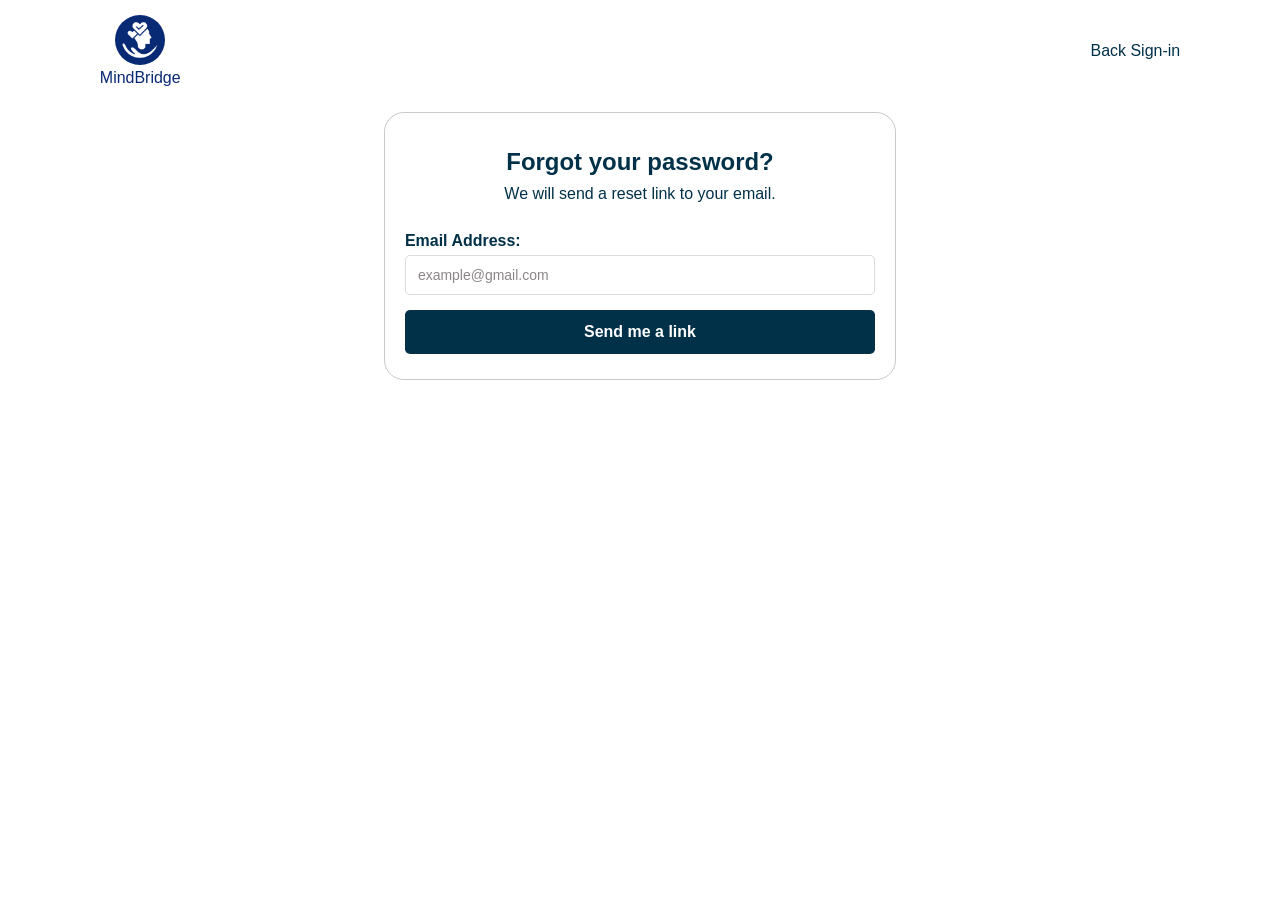
<file: pages/forgotpassword.html>
<!DOCTYPE html>
<html lang="en">
<head>
  <meta charset="UTF-8">
  <meta name="viewport" content="width=device-width, initial-scale=1.0">
  <title>Document</title>
  <link rel="stylesheet" href="../css/style.css">
  <link rel="stylesheet" href="../css/singup.css">
</head>
<body>

    <style>
        .form__btn
        {
            margin-top: 1rem;
        }
    </style>

  <section class="header">
    <section class="brand__rapper">
      <a href="/Frontend/pages/index.html"><img class="brand__logo" src="../assets/6477e17a7e3447c2487589bb4ccfb4c8fd31de50 (2).png" alt="Brand logo image"></a>
      <p class="brand__name">MindBridge</p>
    </section>
    <a href="./signin.html">Back Sign-in</a>
  </section>

  <!-- SIGN IN FORM -->

  <form action="" class="login-form">
    <div class="form__heading">
      <h2 class="form__tittle">Forgot your password?</h2>
      <p class="form__description">We will send a reset link to your email.</p>
    </div>

    <div class="form__details">
      <label class="label-info" for="email" > Email Address:</label>
      <input class="input-info" type="email" id="email" placeholder="example@gmail.com" required autocomplete="on">
    </d>

    <input class="input-info form__btn" type="submit" value="Send me a link">

  </form>
</body>
</html>
</file>
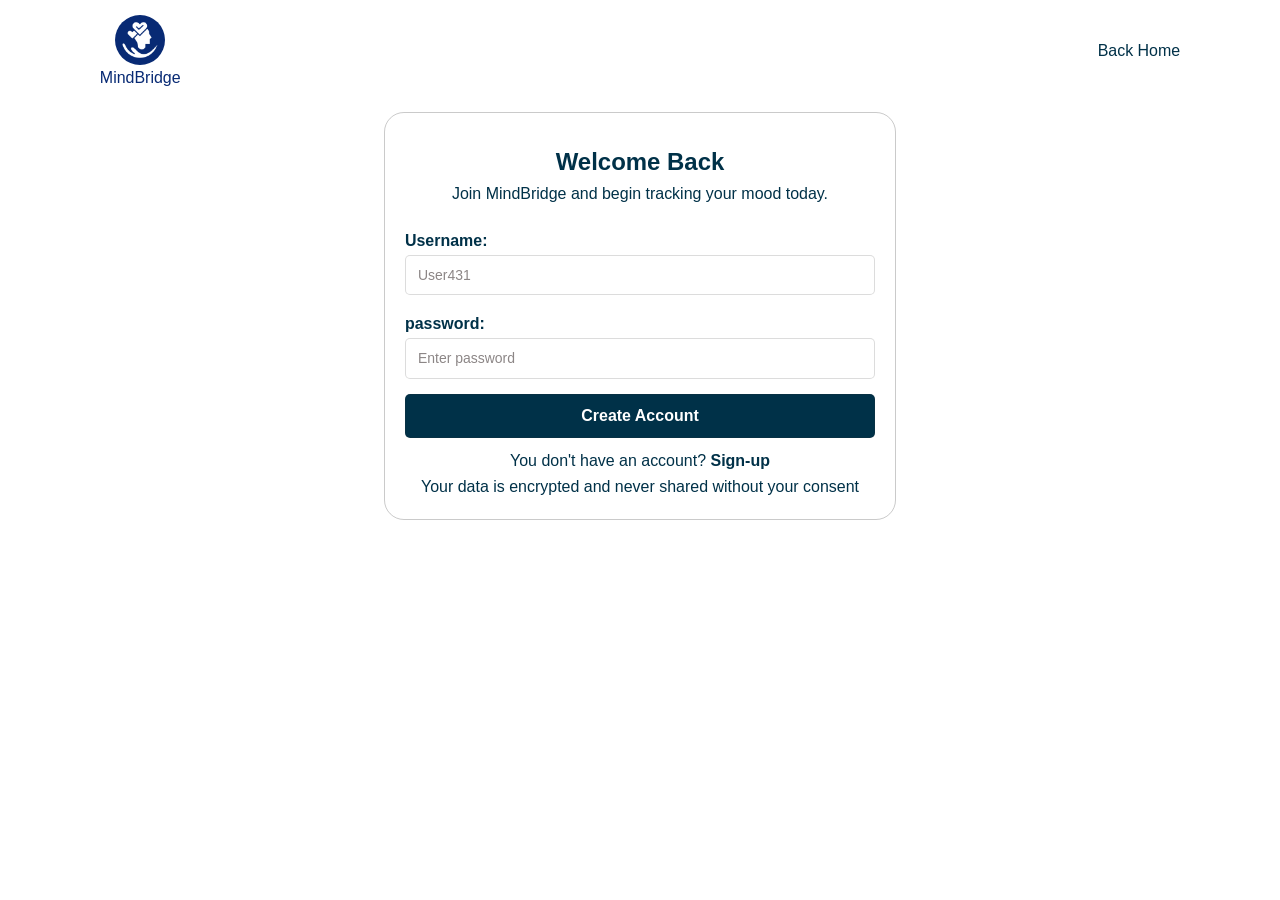
<file: pages/signin.html>
<!DOCTYPE html>
<html lang="en">
<head>
  <meta charset="UTF-8">
  <meta name="viewport" content="width=device-width, initial-scale=1.0">
  <title>Document</title>
  <link rel="stylesheet" href="../css/style.css">
  <link rel="stylesheet" href="../css/singup.css">
</head>
<body>

  <section class="header">
    <section class="brand__rapper">
      <a href="/Frontend/pages/index.html"><img class="brand__logo" src="../assets/6477e17a7e3447c2487589bb4ccfb4c8fd31de50 (2).png" alt="Brand logo image"></a>
      <p class="brand__name">MindBridge</p>
    </section>
    <a href="../pages/index.html">Back Home</a>
  </section>

  <!-- SIGN IN FORM -->

  <form action="../Dashboard/index.html" class="login-form">
    <div class="form__heading">
      <h2 class="form__tittle">Welcome Back</h2>
      <p class="form__description">Join <span>MindBridge</span> and begin tracking your mood today.</p>
    </div>
    <div class="form__details">
      <label class="label-info" for="userName" > Username:</label>
      <input class="input-info" type="text" id="userName" placeholder="User431" required autocomplete="on">
    </div>

    <div class="form__details">
      <label class="label-info" for="password" > password:</label>
      <input class="input-info" type="password" id="password" placeholder= "Enter password" required>
    </div>

    <input class="input-info form__btn" type="submit" value="Create Account">

    <div class="form__footer">
      <p>You don't have an account? <a class="form__link" href="./Signup.html">Sign-up</a></p>
      <p>Your data is encrypted and never shared without your consent</p>
    </div>
  </form>

  <script>
  </script>
</body>
</html>
</file>
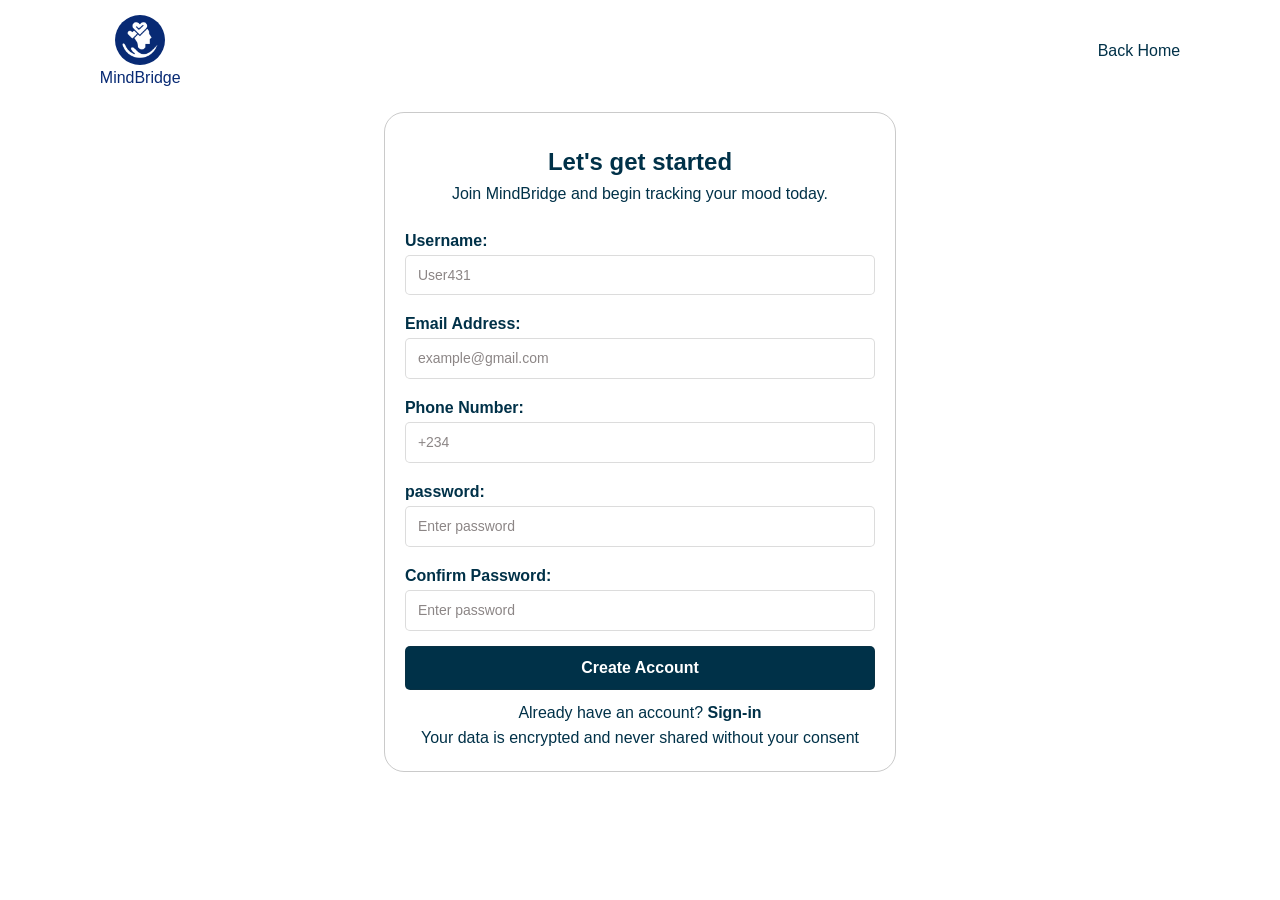
<file: pages/Signup.html>
<!DOCTYPE html>
<html lang="en">
<head>
  <meta charset="UTF-8">
  <meta name="viewport" content="width=device-width, initial-scale=1.0">
  <title>Document</title>
  <link rel="stylesheet" href="../css/style.css">
  <link rel="stylesheet" href="../css/singup.css">
</head>
<body>

  <section class="header">
    <section class="brand__rapper">
      <a href="/Frontend/pages/index.html"><img class="brand__logo" src="../assets/6477e17a7e3447c2487589bb4ccfb4c8fd31de50 (2).png" alt="Brand logo image"></a>
      <p class="brand__name">MindBridge</p>
    </section>
    <a href="../pages/index.html">Back Home</a>
  </section>

  <!-- SIGN IN FORM -->

  <form action="" class="login-form">
    <div class="form__heading">
      <h2 class="form__tittle">Let's get started</h2>
      <p class="form__description">Join <span>MindBridge</span> and begin tracking your mood today.</p>
    </div>
    <div class="form__details">
      <label class="label-info" for="userName" > Username:</label>
      <input class="input-info" type="text" id="userName" placeholder="User431" required autocomplete="on">
    </div>

    <div class="form__details">
      <label class="label-info" for="email" > Email Address:</label>
      <input class="input-info" type="email" id="email" placeholder="example@gmail.com" required autocomplete="on">
    </div>

    <div class="form__details">
      <label class="label-info" for="phoneNumber"> Phone Number:</label>
      <input class="input-info" type="tel" id="phoneNumber" placeholder="+234" required autocomplete="on">
    </div>

    <div class="form__details">
      <label class="label-info" for="password" > password:</label>
      <input class="input-info" type="password" id="password" placeholder= "Enter password" required>
    </div>

    <div class="form__details">
      <label class="label-info" for="confirmPassword" > Confirm Password:</label>
      <input class="input-info" type="text" id="confirmPassword" placeholder= "Enter password" required>
    </div>

    <input class="input-info form__btn" type="submit" value="Create Account">

    <div class="form__footer">
      <p>Already have an account? <a class="form__link" href="./Signup.html">Sign-in</a></p>
      <p>Your data is encrypted and never shared without your consent</p>
    </div>
  </form>
</body>
</html>
</file>
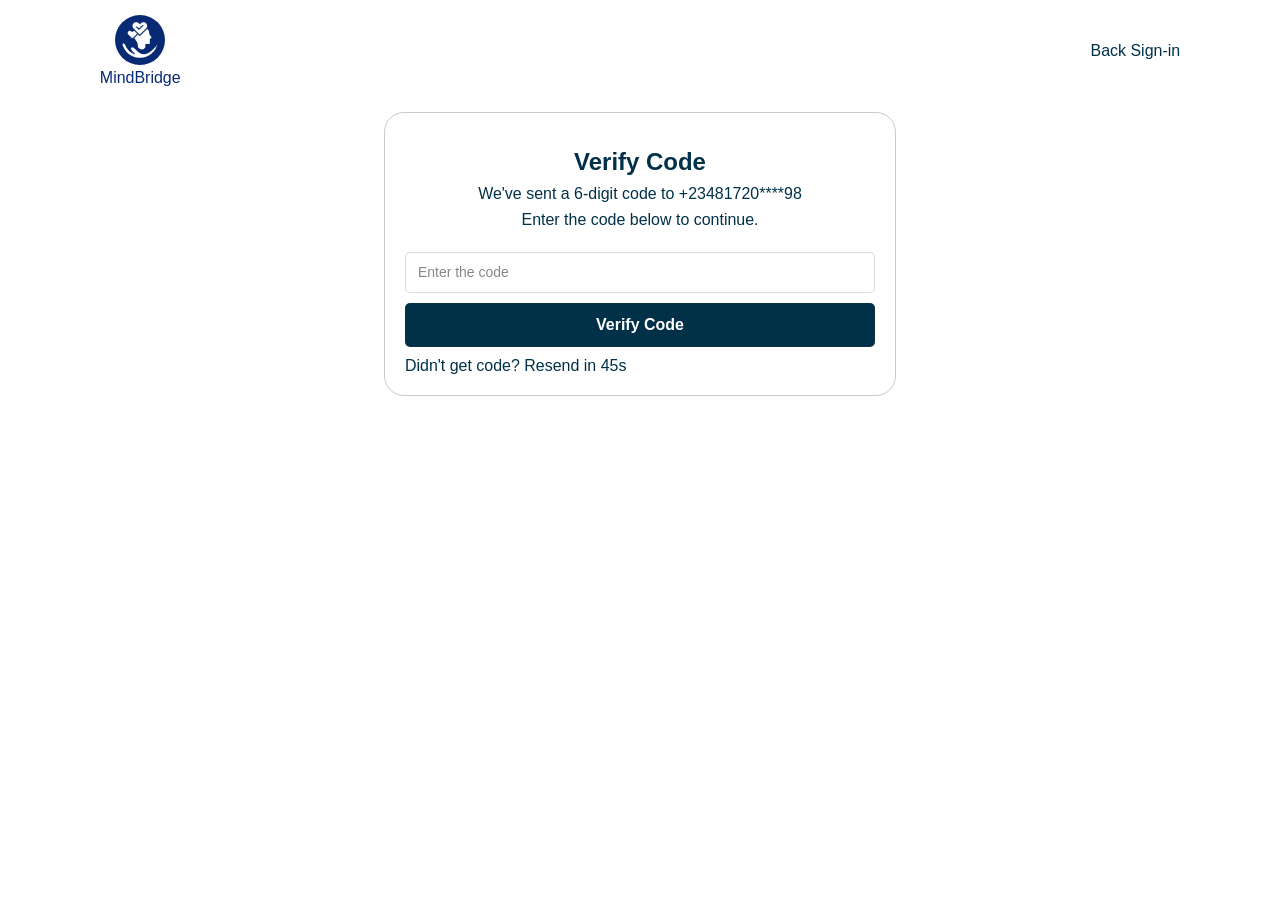
<file: pages/verifycode.html>
<!DOCTYPE html>
<html lang="en">
<head>
  <meta charset="UTF-8">
  <meta name="viewport" content="width=device-width, initial-scale=1.0">
  <title>Document</title>
  <link rel="stylesheet" href="../css/style.css">
  <link rel="stylesheet" href="../css/singup.css">
</head>
<body>
  <section class="header">
    <section class="brand__rapper">
      <a href="/Frontend/pages/index.html"><img class="brand__logo" src="../assets/6477e17a7e3447c2487589bb4ccfb4c8fd31de50 (2).png" alt="Brand logo image"></a>
      <p class="brand__name">MindBridge</p>
    </section>
    <a href="./signin.html">Back Sign-in</a>
  </section>

  <!-- SIGN IN FORM -->

  <form action="" class="login-form">

    <div class="form__heading">
      <h2 class="form__tittle">Verify Code </h2>
      <p class="form__description">We've sent a 6-digit code to +23481720****98</p>
      <p class="form__description">Enter the code below to continue.</p>
    </div>

    <input class="input-info" type="email" id="email" placeholder="Enter the code" required autocomplete="on">

    <input class="input-info form__btn" type="submit" value="Verify Code">

    <p>Didn't get code? <span>Resend in 45s</span></p>
  </form>
</body>
</html>
</file>
<file: css/style.css>
/* -------------- RESET---------------- */

*
{
    margin:0;
    padding: 0;
    box-sizing: border-box;
    font-family: "Poppins", sans-serif;
}

html
{
    font-size: 62.4%;
    scroll-behavior: smooth;
}

@media(max-width:1200px)
{
    html
    {
        font-size: 58%;
    }
}

@media(max-width:900px)
{
    html
    {
        font-size: 50%;
    }
}

@media(max-width:800px)
{
    html
    {
        font-size: 46%;
    }
}

@media(max-width:570px)
{
    html
    {
        font-size: 44%;
    }
}

@media(max-width:400px)
{
    html
    {
        font-size: 34%;
    }
}

@media(max-width:300px)
{
    html
    {
        font-size: 26%;
    }
}

button
{
    font-size: inherit;
}


/* --------------UTILITY CLASS------------------ */
:root
{
    --spacing-unit: 3rem 10rem;
    --spacing-unit-sm: 3rem 2rem;

    /* COLOR */
    
    --text-color: #fff;
    --alt-text-color: #000;
    --brand-color: #082A74;
    --btn-color: #003148;
    --footer-color: #002E45;
    --footer-BG: #9DD4EF;
}

a:any-link
{
    text-decoration: none;
    color: inherit;
}


/* --------------GENERAL STYLING------------------ */

body
{
    font-size: 1.6rem;
}

@media(max-width:510px)
{
    body
    {
        font-size: 2rem;
    }
}

.header__section
{
    position: fixed;
    top: 0;
    left: 0;
    right: 0;
    display: flex;
    justify-content: space-between;
    align-self: center;
    padding: var(--spacing-unit);
    font-size: 1.7rem;
    font-weight: 400; 
    background-color: #fff;  
    z-index: 1000;
}

.brand__rapper
{
    text-align: center;

}

.brand__logo, .footer__brand-logo
{
    background-color: var(--brand-color);
    padding: .5rem;
    border-radius: 50%;
    width: 5rem;
    height: 5rem;
}

.brand__name
{
    color: var(--brand-color);
    text-align: center;
}

.header__menu
{
    display: none;
    cursor: pointer;
}

.menu__nav
{
    display: none;
}
.header__nav
{
    display: flex;
    align-items: center;
}

.nav__items
{
    display: flex;
    align-items: center;
    list-style-type: none;
    gap: 3rem ;
}

.nav__link
{
    text-decoration: none;
    color:var(--alt-text-color) ;
}

.nav__link:hover
{
    border-top: .15rem solid var(--brand-color);
    border-bottom: .15rem solid var(--brand-color);
    padding: 1rem 0;
    opacity: .6;
}

.nav__button-rapper
{
    display: flex;
    align-items: center;
    gap: 1rem;
}

.sign__btn
{
color: var(--text-color);
font-weight: 700;
padding: .8rem 1.6rem;
border-radius: .8rem;
background: var(--btn-color);
}

.download__btn
{
border:.15rem solid var(--btn-color);
font-weight: 700;
padding: .8rem 1.6rem;
border-radius: .8rem;
background: var(--text-color);
}

.hero__btns
{
    margin-top: 2rem;
}

@media(max-width:1000px)
{
    .header__nav
    {
        gap: 1.5rem;
    }

    .nav__items
    { 
        gap: 1.5rem;
    }
}

@media (max-width:750px)
{
    .header__section
    {
        padding: var(--spacing-unit-sm);
    }

    .header__nav, .nav__button-rapper
    {
        display: none;
    }

    
    .header__menu
    {
        display: inline-block;
        padding: 2rem;
        position: relative;
        }
 
  .menu__nav
   {
    position: absolute;
    top: 9rem;
    right: 1rem;
    width: 40%;
    display: none;
    padding: 3rem;
    border-radius: 1rem;
    transition: all 0.5s ease;
    z-index: 1001;
    color: var(--footer-color);
    background-color: var(--footer-BG);
    
  }

  .menu__items
  {
    width: 100%;
    display: flex;
    flex-direction: column;
    align-items: center;
    line-height: 2;
    gap: 2rem;
    list-style-type: none;
    
    
  }

  .menu__item
  {
    padding: 1rem;
    border-bottom: .1rem solid var(--text-color);
  }


  .active
  {
    display: flex;
  }

}


/* THE MAIN SECTION STYLING */

main
{ 
    display: grid; 
    grid-template-columns: repeat(6, 1fr);
}

/* HERO SECTION */

.hero__section
{
    scroll-margin-top: 9rem;
    grid-column: span 6;
    height: fit-content;
    margin: 15rem auto 2rem;
    display: grid;
    align-items: center;
    padding: var(--spacing-unit);

}

.hero__intro-rapper
{
    display: flex;
    justify-content: space-between;
    gap: 2rem;
    align-items: center;
}

.hero__intro
{
    display: flex;
    flex-direction: column;
    gap: 1.5rem;
}

.hero__sm-heading
{
    color: #052C65;
}

.hero__span-icon
{
    width: 2rem;
    margin-right: 1rem ;
    background-color:#F3E8FF;
}

.hero__title
{
    color: #031633;
    width:85%;
    font-size: 5rem;
}

.hero__description
{
    width:85%;
}

.hero__image
{
    width: 36rem;
    height: 36rem;
}

@media(max-width:1000px)
{
    .hero__title
    {
        font-size: 3.8rem;
    }
}

@media (max-width:750px)
{
    .hero__section
    {
        text-align: center;
        padding: var(--spacing-unit-sm);
        font-size: 2.5rem;
    }
    
    .hero__intro-rapper
    {
        flex-direction: column;
        justify-content: center;
        height: 30%;
    }

    .hero__title
    {
        font-size: 7rem;
    }

    .hero__title, .hero__description
    {
        margin: auto;
    }

    .hero__image
    {
        padding: var(--spacing-unit-sm);
        width: 80%;
        height: 42rem;
    }
}

@media (max-width:550px)
{
    .hero__title, .hero__description
    {
        width:100%;
    }

        .hero__title
    {
        font-size: 6.3rem;
    }

    .hero__btns
    {
        display: flex;
        flex-direction: column;
        gap: 3rem;
        width: 60%;
        margin: auto;
    }

    .hero__image
    {
        width: 100%;
    }
}

@media (max-width:410px)
{
    .hero__title, .hero__description
    {
        width:100%;
    }

    .hero__title
    {
        font-size: 6rem;
    }
}


/* ----------TOOLS SECTION----------- */

.tools__section
{
    scroll-margin-top: 9rem;
    grid-column: span 6;
    padding: var(--spacing-unit-sm);   
}

.tools__intro-rapper
{
    width: 80%;
    text-align: center;
    margin: auto;
    padding: 4rem;
    line-height: 1.6;
}

.tools__card
{
    display: grid;
    gap: 4rem;
    justify-content: center;
    grid-template-columns: repeat(auto-fit, 28rem);
    line-height: 1.5;
}

.tools__title
{
    color: var(--brand-color)
}

.card
{
    display: flex;
    flex-direction: column;
    gap: 1rem;
    border-radius:.8rem;
    background: #EFF6FF;
    border: .02rem solid #3333332b;
    transition: all .5s ease-in-out;
}

.card:hover
{
    transform: translateY(-.5rem);
}

.card__content
{
    padding: 2rem;
}

.card__img
{
    width: 100%;
    height: 18rem;
    border-radius: 1rem 1rem 0 0;
}

.card__icon
{
    border-radius: .8rem;
    display: flex;
    justify-content: center;
    align-items: center;
    padding: .5rem;
    margin-bottom: 1rem;
    width: fit-content;
    background: var(--brand-color);
}

@media(max-width:1000px)
{
    .tools__section
    {
        padding:var(--spacing-unit-sm);
    }
}

@media(max-width:770px)
{
    .tools__intro-rapper
    {
        width: 70%;
    }

    .tools__card
    {
        grid-template-columns: repeat(auto-fit, 38rem);
    }
}

@media(max-width:750px)
{
    .tools__intro-rapper
    {
        width: 100%;
        font-size: 2.5rem;
    }

    .tools__card
    {
        font-size: 2rem;
    }
}

@media(max-width:620px)
{

    .tools__card
    {
        grid-template-columns: 80%;
    }
}

@media(max-width:500px)
{

    .tools__card
    {
        grid-template-columns: 1fr;
        font-size: 2.3rem;
    }

    .card__description
    {
        font-size: 2rem;
    }
}


/* -------- HOW IT WORKS [ STEP BY STEP]----------- */


.steps-section
{
    scroll-margin-top: 9rem;
    grid-column: span 6;
    text-align: center;
    padding: var(--spacing-unit-sm);
    line-height: 1.6;
    margin-bottom: 10rem;
}

.steps__intro-rapper
{
    text-align: center;
    margin: auto;
    padding: 4rem;
    line-height: 1.6;
}

.steps__title
{
    color: var(--brand-color);
}
.steps
{
    display: grid;
    grid-template-columns: repeat(auto-fit, 24rem);
    justify-content: center;
    align-items: center;
    gap: 2rem;
}
.step
{
    display: flex;
    height: 30rem;
    flex-direction: column;
    gap: 1rem;
    margin: auto;
    border: .02rem solid #3333332b;
    background: #EFF6FF;
    padding: 3rem 2rem;
    border-radius: .8rem;
    transition: all .4s ease-in-out;
}


.step:hover
{
    box-shadow: 1px 1px 3px #1111112b;
    transform: scale(1);
}
.step__number
{
    padding: .5rem 1rem;
    position: absolute;
    font-size: 1rem;
    font-weight: bold;
    border-radius: 50%;
    background: #FFF;
    box-shadow: 0 4px 6px -1px rgba(0, 0, 0, 0.30), 0 2px 4px -2px rgba(0, 0, 0, 0.30);

}

.step__icon 
{
    background-color: var(--brand-color);
    color: #fff;
    padding: 1.5rem; 
    margin:auto ;
    border-radius: 50%;
    display: flex;
    align-items: center;
    justify-content: center;
}

.step__title
{
    font-size: 1.8rem;
}

.step__description
{
    font-size: 1.5rem;
}

@media(max-width:990px)
{
    .steps
    {
        grid-template-columns: repeat(auto-fit, 35rem);
        gap: 2rem;
    }
}

@media(max-width:750px)
{
    .steps__intro-rapper
    {
        width: 100%;
        font-size: 2.5rem;
    }

    .step__title
    {
        font-size: 2rem;
    }

    .step__description
    {
        font-size: 1.6rem;
    }
}

@media(max-width:550px)
{
    .steps
    {
        grid-template-columns: 90%;
        gap: 2rem;
    }

    .step__title
    {
        font-size: 2.3rem;
    }

    .step__description
    {
        font-size: 2rem;
    }
}


/* ----------------CALL TO ACTION SECTION-------------------- */

.CAT__section
{
    scroll-margin-top: 9rem;
    grid-column: span 6;
    padding: var(--spacing-unit);
    margin-bottom: 10rem;
}

.CAT__container
{
    padding: 2.4rem;
    display: flex;
    width: 100%;
    padding: 1.5rem;
    align-items: center;
    justify-content: space-between;
    gap: 2rem;
    border-radius: 12px;
    border: .02rem solid #3333332b;
    background: #FFF;

}

.CAT__image
{
    width: 90%;
}

.CAT__content
{
    width: 80%;
    line-height: 2;
    color: var(--brand-color);
}

.CAT__description
{
    font-size: 1.6rem;
}

.CAT__btns
{
    margin-top: 2rem;
}

.btn--primary
{
color: var(--text-color);
color: #fff;
font-weight: 700;
padding: .8rem 1.6rem;
border-radius: .8rem;
background: var(--btn-color);

border: none;
text-decoration: none;
}

#getstarted
{color: #fff;}

.btn--secondary
{
border:.15rem solid var(--btn-color);
font-weight: 700;
padding: .8rem 1.6rem;
border-radius: .8rem;
background: var(--text-color);
color: var(--btn-color);
text-decoration: none;

}

@media (max-width:750px)
{
    .CAT__section
    {
        padding: 0;
        width: 100%;
    }
    .CAT__container
    {
        padding: 0;
        flex-direction: column;
        align-items: center;
        text-align: center;
        gap: 2rem;
        border: 0;
    }

    .CAT__image-rapper
    {
        width: 100%;
    }

    .CAT__image
    {
        width: 100%;
    }

    .CAT__content
    {
        width: 100%;
        display: flex;
        flex-direction: column;
        gap: 1rem;
        font-size: 3rem;
        padding: var(--spacing-unit-sm);
    }

    .CAT__description
    {
        font-size: 2rem;
    }

    .CAT__btns
    {
        font-size: 2rem;
    }
}

@media(max-width:550px)
{
    .CAT__btns
    {
        display: flex;
        flex-direction: column;
        gap: 3rem;
        width: 60%;
        margin: auto;
    }
}
/* FOOTER SECTION  */
.footer-section
{
    scroll-margin-top: 9rem;
    grid-column: span 6;
    /* padding: var(--spacing-unit); */
}

.footer-container
{
    display: flex;
    gap: 4rem;
    flex-wrap: wrap;
    justify-content: space-between;
    padding: var(--spacing-unit);
    background-color: var(--footer-BG);
    color: var(--footer-color);
    line-height: 2;

}

.footer__content
{
    display: flex;
    flex-direction: column;
    gap: 1rem;
    width: 30rem;
}

.footer__brand-name
{
    color: var(--brand-color);
}

.footer__icon-rapper
{
    display: flex;
    gap: 1rem;
}

.footer__icon
{
    background-color: var(--footer-color);
    padding: .5rem;
    color: #fff;
    border-radius: 50%;
    display: flex;
    gap: 2rem;
    justify-content: center;
    align-items: center;
}
.footer__items
{
    list-style-type: none;
}

.footer__link:any-link
{
    text-decoration: none;
}

.footer__contact
{
    text-align: center;
    width: 20rem;
}
.contact__form
{
    display: flex;
    flex-direction: column;
}

.form__label
{
    display: block;
}

.form__details
{
    border: none;
    border-radius: 1rem;
    margin: .5rem 0;
    outline: none;
}

.form__input, .form__textarea
{
    width: 32rem;
    padding: 1.5rem;
    border-radius: .5rem;
    border: none;
    outline: none;
}

.form__textarea
{
    height: 7.1rem;
}

::placeholder
{
    font-size: 1.4rem;
    color: var(--footer-color);
}

.form__btn
{
    padding: 1rem;
    border: none;
    border-radius: .5rem;
    background-color: var(--btn-color);
    color: var(--text-color);
    font-weight: bold;
    font-size: 2rem;
}

.copyright
{
    display: flex;
    gap: 2rem;
    padding: var(--spacing-unit);
    background-color: var(--footer-BG);
    flex-wrap: wrap;
    justify-content: space-between;
    border-top: 1.5px solid rgba(30, 41, 57, 0.20);
}

.copyright__links-rapper
{
    display: flex;
    flex-wrap: wrap;
    gap: 1rem;
}

.copyright__link
{
    text-decoration: none;
}


@media(max-width:750px)
{
    .footer-container
    {
        padding: var(--spacing-unit-sm);
        font-size: 2.5rem;
        flex-direction: column;
    }

    .footer__content
    {
        width: 45rem;
    }

    .footer__brand-name, .footer__title
    {
        font-size: 3rem;

    }

    .form__input, .form__textarea
    {
        width: 100%;
    }

    .copyright
    {
        display: flex;
        flex-direction: column-reverse;
        gap: 2rem;
        padding: var(--spacing-unit-sm);
        font-size: 2.5rem;
    }

    .copyright__links-rapper
    {
        display: flex;
        flex-wrap: wrap;
        gap: 3rem;
    }
}
</file>
<file: Dashboard/style.css>
*
{
    margin:0;
    padding: 0;
    box-sizing: border-box;
    font-family: "Poppins", sans-serif;
}

:root
{
    --brand-clr: #003148;
    --brand-op-clr: #9dd4ef;
    --primary-text-clr: #fff;
    --secodary-text-clr: #333;
}

html
{
    font-size: 62.4%;
    scroll-behavior: smooth;
}

@media(max-width:1200px)
{
    html
    {
        font-size: 58%;
    }
}

@media(max-width:900px)
{
    html
    {
        font-size: 54%;
    }
}

@media(max-width:800px)
{
    html
    {
        font-size: 48%;
    }
}

@media(max-width:570px)
{
    html
    {
        font-size: 45%;
    }
}

@media(max-width:400px)
{
    html
    {
        font-size: 38%;
    }
}

@media(max-width:300px)
{
    html
    {
        font-size: 34%;
    }
}

button
{
    font-size: inherit;
}



body {
    color: var(--secodary-text-clr);
    line-height: 1.6;
    font-size: 1.6rem;
    display: grid;
    grid-template-columns: auto 1fr;
}

/* Sidebar */
.sidebar {
    width: 23rem;
    background-color: var(--primary-text-clr);
    padding: 3rem 2rem;
    border-radius: 1.2rem;
    position: sticky;
    top: 0;
    left: 0;
    bottom: 0;
    height: 100vh;
    transition: .5s linear ease-in-out;
    
}

.brand {
    display: flex;
    flex-direction: column;
    align-items: center;
    gap: 1.2rem;
    margin-bottom: 3rem;
}

.brand-logo {
    width: 4rem;
    height: 4rem;
    background-color: var(--brand-clr);
    padding: .5rem;
    border-radius: 50%;
}

.brand-name {
    font-weight: 600;
    color: var(--brand-clr);
}

.nav-menu ul {
    list-style: none;
}

.nav-menu li {
    margin-bottom: .2rem;
}

.nav-link {
    display: flex;
    align-items: center;
    gap: 1rem;
    padding: .8rem 1.6rem;
    text-decoration: none;
    color: var(--secodary-text-clr);
    border-radius: .8rem;
    transition: all 0.3s ease;
}

.nav-link.active {
    background-color: var(--brand-clr);
    color: var(--primary-text-clr);
}

.nav-link:hover
{
    background-color: var(--brand-op-clr);
    color: var(--primary-text-clr);
}

.nav-link svg {
    width: 2rem;
    height: 2rem;
}

.toggle__btn--1
{
    display: none;
}

/* Main Content */
.main-content 
{
    display: grid;
    grid-template-columns: repeat(12, 1fr);
    gap: 1.5rem;
    padding: 2rem;
    height: fit-content;
}

.header
{
    grid-column: span 12;
    display: flex;
    align-items: center;
    justify-content: space-between;
    position: sticky;
    top: 0;
    left: 0;
    right: 0;
    z-index: 100;
    padding: 2rem 0;
    background-color: var(--primary-text-clr);
    
}

.notification-area 
{
    justify-self: flex-end;
    display: flex;
    align-items: center;
    gap: 1.2rem;
    color: var(--secodary-text-clr);
    font-size: 1.4rem;
}

.profile-avatar 
{
    width: 3.4rem;
    height: 3.4rem;
    border-radius: 50%;
}

/* Welcome Section */
.welcome-section 
{
    grid-column: span 12;
    background: linear-gradient(135deg, #9dd4ef 0%, #b8e0f5 100%);
    padding: 3rem;
    border-radius: 1.6rem;
    min-height: 10rem;
    border: .02rem solid #3333332b;
}

.welcome-section h1 
{
    font-size: 3.2rem;
    font-weight: 600;
    color: #2c5aa0;
    margin-bottom: .8rem;
    display: flex;
    align-items: center;
    gap: 1.2rem;
}

.welcome-section p 
{
    color: #666;
    margin-bottom: 2.4rem;
    font-size: 1.6rem;
}

.action-buttons {
    display: flex;
    gap: 1.6rem;
}

.btn {
    display: flex;
    align-items: center;
    gap: .8rem;
    padding: 1.2rem 2.4rem;
    border: none;
    border-radius: 2.4rem;
    font-weight: 500;
    cursor: pointer;
    transition: all 0.3s ease;
    font-size: 1.4rem;
}

.btn-primary {
    background: #003148;
    color: white;
}

.btn-secondary {
    background: transparent;
    color: #003148;
    border: .2rem solid #003148;
}

.btn:hover 
{
    transform: translateY(-2px);
    box-shadow: 0 .4rem 1.2rem rgba(0, 0, 0, 0.15);
}

/* Status Cards */
.status-cards 
{
    grid-column: span 12;
    display: grid;
    grid-template-columns: repeat(12, 1fr);
    gap: 1.5rem;
}

.status-card 
{
    grid-column: span 3;
    background: #FDF2F8;
    padding: 2.4rem;
    border-radius: 1.2rem;
    display: flex;
    flex-wrap: wrap;
    align-items: center;
    gap: 1.6rem;
    border: .02rem solid #3333332b;
}

.mood-card .card-icon {
    background: #8b5cf6;
    color: white;
    width: 4.8rem;
    height: 4.8rem;
    border-radius: 1.2rem;
    display: flex;
    align-items: center;
    justify-content: center;
    flex-wrap: wrap;
}

.streak-card .card-icon {
    background: #3b82f6;
    color: white;
    width: 4.8rem;
    height: 4.8rem;
    border-radius: 1.2rem;
    display: flex;
    align-items: center;
    justify-content: center;
    flex-wrap: wrap;
}

.card-label {
    color: #666;
    font-size: 1.2rem;
    margin-bottom: .4rem;
}

.card-value {
    font-size: 1.8rem;
    font-weight: 600;
    color: #333;
}

/* Dashboard Grid */
.dashboard-grid {
    grid-column: span 12;
    display: grid;
    /* grid-template-columns: repeat(12, 1fr); */
    grid-template-columns: repeat(auto-fit, minmax(5.5rem, 1fr));
    gap: 1.5rem;
}

/* Quick Actions Card */
.quick-actions-card 
{
    grid-column: span 6;
    background: #e0f2fe;
    padding: 3rem;
    border-radius: 1.2rem;
    border: .02rem solid #3333332b;
}

.card-header {
    display: flex;
    justify-content: space-between;
    align-items: center;
    margin-bottom: 2rem;
}

.card-header h3 {
    font-size: 1.8rem;
    font-weight: 600;
    color: #2c5aa0;
}

.header-icons {
    color: #666;
}

.actions-grid {
    display: grid;
    grid-template-columns: repeat(auto-fit, minmax(4.3rem, 1fr));
    gap: 1.6rem;
}

.action-item {
    grid-column: span 3;
    
    background: white;
    padding: 3rem;
    border-radius: 1.2rem;
    text-align: center;
    cursor: pointer;
    transition: all 0.3s ease;
    border: .02rem solid #3333332b;
}

.action-item:hover {
    transform: translateY(-2px);
    box-shadow: 0 .4rem 1.2rem rgba(0, 0, 0, 0.1);
}

.action-icon {
    margin-bottom: .8rem;
    color: #003148;
}

.action-item p {
    font-weight: 500;
    color: #333;
    font-size: 1.4rem;
}

/* Mood Trend Card */
.mood-trend-card 
{
    grid-column: span 6;
    background: #e0f2fe;
    padding: 2.4rem;
    border-radius: 1.2rem;
    border: .02rem solid #3333332b;
}

.chart-container 
{
    padding: 2rem;
    height: 70%;
    display: flex;
    flex-direction: column;
    justify-content: center;
    align-items: center;
}

.chart-container p {
    color: #666;
    font-size: 1.2rem;
    margin-top: 1.2rem;
}

.insight-inspiration__section
{
    grid-column: span 12;
    display: grid;
    /* grid-template-columns: repeat(12, 1fr); */
    grid-template-columns: repeat(auto-fit, minmax(5.5rem, 1fr));
    gap: 1.5rem;
}

.insight-card__rapper
{
    grid-column: span 6;
    display: grid;
    gap: 1.5rem;
}

/* Insight Cards */

.insight-card {
    background: #FDF2F8;
    padding: 2rem;
    border-radius: 1.2rem;
    display: flex;
    align-items: center;
    gap: 1.6rem;
    border: .02rem solid #3333332b;
    cursor: pointer;
    transition: all 0.3s ease;
}

.insight-card:hover {
    transform: translateY(-2px);
    box-shadow: 0 .4rem 1.5rem rgba(0, 0, 0, 0.12);
}

.insight-content h4 {
    font-size: 1.6rem;
    font-weight: 600;
    color: #333;
    margin-bottom: .4rem;
}

.insight-content p {
    color: #666;
    font-size: 1.2rem;
}

.insight-link {
    color: #8b5cf6;
    text-decoration: none;
    font-weight: 500;
    margin-left: auto;
    display: flex;
    align-items: center;
    gap: .4rem;
    font-size: 1.2rem;
}

/* Daily Inspiration Card */

.inspiration-card {
    grid-column: span 6;
    background: #9dd4ef;
    padding: 2rem;
    border-radius: 1.2rem;
    border: .02rem solid #3333332b;
}

.inspiration-card .card-header h3 {
    color: #2c5aa0;
    display: flex;
    align-items: center;
    gap: .8rem;
    width: 100%;
}

.inspiration-content {
    margin-top: 1.6rem;
}

.quote {
    font-style: italic;
    font-size: 1.4rem;
    color: #2c5aa0;
    margin-bottom: .8rem;
    line-height: 1.5;
}

.author {
    color: #666;
    font-weight: 500;
    font-size: 1.2rem;
}

@media(max-width:1015px)
{
    .status-card
    {
        flex-direction: column;
        text-align: center;
    }
}

@media(max-width:700px)
{
    .status-card 
    {
        grid-column: span 6;
    }

}
</file>
<file: Dashboard/community.css>
:root {
  --color-primary: #59168b;
  --color-secondary: #0d47a1;
  --color-background: #ffffff;
  --color-surface: #ffffff;
  --color-surface-alt: #f3f3f5;
  --color-guidelines-bg: #9dd4ef;
  --color-text-primary: #0a0a0a;
  --color-text-secondary: #4a5565;
  --color-text-muted: #6a7282;
  --color-text-dark: #061f2b;
  --color-text-on-primary: #ffffff;
}

.page-title
{
    grid-column: span 12;
}

/* ==== GUIDELINES CARD ==== */
.guidelines-card 
{
    grid-column: span 12;
    background-color: var(--color-guidelines-bg);
    border-radius: 1.6rem;
    padding: 2rem;
    display: flex;
    gap: 1.5rem;
    line-height: 1.8;
}

.guidelines-content 
{
    width: 50%;
    display: grid;
    gap: 1rem;
}

.guidelines__btn
{
    background: #061F2B;
    color: #fff;
    text-decoration: none;
    padding:1rem 1.5rem;
    border: none;
    border-radius: 1rem;
    width: fit-content;
}

.guidelines-content h3 
{
    font-size: 2rem;
    color: var(--color-text-dark);
}

.guidelines-content p 
{
    font-size: 1.6rem;
    color: var(--color-text-dark);
}

@media (max-width: 700px)
{
    .guidelines-content 
    {
        width:100%;
    }
}
/* ==== TAB SECTION ==== */
.tabs 
{
    grid-column: span 6;
    background-color: #ececf0;
    border-radius: 2rem;
    border: .02rem solid #3333332b;
    display: flex;justify-content: space-between;
    padding: .8rem;

}

.tab-item 
{
    border: none;
    border-radius: 1.4rem;
    cursor: pointer;
    font-weight: 600;
}

.tab-item.active 
{
    background-color: var(--color-surface);
    font-weight: 700;
}

@media (max-width: 700px)
{
    .tabs 
    {
        grid-column: span 12;
    }
}

.left-right__column
{
    grid-column:  span 12;
    display: grid;
    grid-template-columns: repeat(auto-fit,minmax(4.7rem, 1fr));
    gap: 2rem;
}

.left__column
{
    grid-column:  span 6;
    display: grid;
    gap: 1.6rem;
}

.right__column
{
    grid-column:  span 6;
    display: grid;
    gap: 1.6rem;
    height: fit-content;
}

/* ==== COMMUNITY LIST & CARD ==== */

.community-card 
{
    background-color: var(--color-surface);
    border-radius: 1.6rem;
    padding: 2rem;
    border: .02rem solid #3333332b;
    display: flex;
    gap: 2rem;
    position: relative;

}

.card-content
{
    display: grid;
    gap: .8rem;
}

.badge-primary
{
    position: absolute;
    right: 2rem;
    border-radius: .8rem;
    background: #59168B;
    padding: .3rem 1rem;
    color: #fff;
    cursor: pointer;
    
}

.emoji-icon
{
    font-size: 3rem;
}

.card-stats
{
    display: flex;
    gap: 2.5rem;
    align-items: center;
}

.card-stats svg
{
    position: relative;
    top: .5rem;
    right: .5rem;
}

.view-community__btn
{
    color: #0d47a1;
    text-decoration: none;
    padding:1rem 1.5rem;
    border: .05rem solid #3333332e;
    border-radius: 1rem;
    width: fit-content;
}

.joined-community__btn
{
    background: #59168B;
    color: #fff;
    text-decoration: none;
    padding:1rem 1.5rem;
    border: none;
    border-radius: 1rem;
    width: fit-content;
}

.card-icon-wrapper,.first-letter__rapper
{
    width: 4.5rem;
    height: 4.5rem;
    border-radius: 1.6rem;
    background: linear-gradient(135deg, #F3E8FF 0%, #F3E8FF 100%);
}

.contributors-widget
{
    display: grid;
    gap: 2rem;
    border: .02rem solid #3333332b;
    padding: 2rem;
    border-radius: 1.6rem;
}

.contributor__details
{
    display: flex;
    gap: 2rem;
    line-height: 2;
    position: relative;
    
}

.first-letter__rapper
{
    display: flex;
    justify-content: center;
    align-items:center;
    font-weight: 400;
    color: #59168b;
}

.mentor__span
{
    background: linear-gradient(135deg, #F3E8FF 0%, #F3E8FF 100%);
    padding: .5rem 1rem;
    border: none;
    border-radius: 1rem;
}

.helpful-post
{
    position: absolute;
    right: 2rem;
    
}

.voice-matters-widget
{
    background-color: var(--color-guidelines-bg);
    border-radius: 1.6rem;
    padding: 2rem;
    line-height: 1.8;
}

.voice-matters-widget__description
{
    font-style: italic;
}
</file>
<file: Dashboard/mood.css>
/*  ===== BASE STYLES ==== */
:root {
  --primary-purple: #59168b;
  --light-blue-bg: #9dd4ef;
  --history-item-bg: #eff6ff;
  --text-dark: #061f2b;
  --text-main: #0a0a0a;
  --text-secondary: #4a5565;
  --text-light: #6a7282;
  --white: #ffffff;
  --border-color: #d9d9d9;
}

/* ==== MOOD SELECTION ==== */

.mood-tracker__intro
{
  grid-column: span 12;
}

.mood-tracker__intro h1, .mood-selector h2 {
  font-size: 3.2rem;
}

.mood-tracker__intro p {
  font-size: 1.8rem;
}

.mood-tracker
{
  grid-column: span 12;
  display: grid;
  gap: 1.5rem;
}

.mood-selector {
  background-color: var(--light-blue-bg);
  border-radius: 1.8rem;
  padding: 2.4rem;
  display: flex;
  flex-direction: column;
  align-items: center;
  gap: 2rem;
  border: .02rem solid #3333332b;
}

.mood-grid 
{
  width: 100%;
  display: grid;
  grid-template-columns: repeat(auto-fit, minmax(17rem, 1fr));
  gap: 1.5rem;
}

.mood-card 
{
  background-color: var(--white);
  border: 1px solid #a1a1a1;
  border-radius: 1.8rem;
  display: flex;
  flex-direction: column;
  justify-content: center;
  align-items: center;
  gap: 1rem;
  padding: 2rem 2.5rem;
  transition: all 0.3s ease;
}

.mood-card:hover,
.mood-card:focus{
    transform: translateY(-6px);
    background-color: var(--light-blue-bg);
    box-shadow: 0 8px 20px rgba(0, 0, 0, 0.15);
    color: var(--text-dark);
    border: 1px solid #a1a1a1;
}

.mood-card__icon-wrapper {
  position: relative;
  width: 59px;
  height: 59px;
  background-color: var(--light-blue-bg);
  border-radius: 28px;
  display: flex;
  justify-content: center;
  align-items: center;
}

.mood-card__label {
  font-size: 18px;
  font-weight: 600;
  color: var(--text-dark);
}

/* ==== MOOD ENTRY ==== */
.mood-entry {
  grid-column: span 7;
}

.mood-form {
  display: flex;
  flex-direction: column;
  gap: 1.8rem;
}

.form-group {
  display: flex;
  flex-direction: column;
  gap: 8px;

}

.form-group label 
{
  font-size: 1.6rem;
  color: #1e1e1e;
  font-weight: 600;
}

.form-group textarea
{
   background-color: #fdf2f8;
  border: 1px solid var(--border-color);
  border-radius: .8rem;
  padding: 1.2rem 1.6rem;
  height: 8rem;
  width: 100%;
  color: #a3a3a3;
}

.form-group textarea:focus {
  outline: none;
}

.form-actions {
  display: grid;
  /* grid-template-columns: 1fr 1fr; */
  grid-template-columns: repeat(auto-fit, minmax(4rem, 1fr));
  gap: 2rem;
}

.btn {
  border-radius: .8rem;
  transition: all 0.3s ease;
}

.btn--primary {
  background-color: var(--primary-purple);
  color: #f5f5f5;
  font-weight: 700;
  border: none;
}

.btn--primary:hover{
    transform: translateY(-2px);
    opacity: 0.8;
}

.btn--secondary {
  background-color: transparent;
  color: var(--primary-purple);
  font-weight: 500;
  border: 1.5px solid var(--primary-purple);
}

.btn--secondary:hover{
    background-color: var(--primary-purple);
    color: #f5f5f5;
    transform: translateY(-2px);
    opacity: 0.8;
}

/* ==== MOOD HISTORY ==== */
.mood-history {
  grid-column: span 7;
  display: flex;
  flex-direction: column;
  gap: 2rem;
}

.history-list {
  display: flex;
  flex-direction: column;
  gap: 16px;
}

.history-item {
  background-color: var(--history-item-bg);
  border-radius: 10px;
  padding: 16px;
  display: flex;
  align-items: center;
  gap: 12px;
  border: .02rem solid #3333332b;
}

.history-item__icon-wrapper {
  width: 40px;
  height: 40px;
  flex-shrink: 0;
  background-color: var(--text-dark);
  border-radius: 50%;
  display: flex;
  justify-content: center;
  align-items: center;
  font-size: 20px;
}

.history-item__details {
  display: flex;
  flex-direction: column;
  gap: 4px;
  width: 100%;
}

.history-item__header {
  display: flex;
  justify-content: space-between;
  align-items: center;
}

.history-item__header .mood-name {
  font-size: 18px;
  font-weight: 600;
  color: var(--text-main);
}

.history-item__header .date {
  font-size: 14px;
  color: var(--text-light);
}

.history-item__details .note {
  font-size: 12px;
  color: var(--text-secondary);
}

.mood-insight {
  grid-column: span 7;
  background-color: var(--light-blue-bg);
  border-radius: 16px;
  padding: 16px;
  display: flex;
  flex-direction: column;
  gap: 12px;
  border: .02rem solid #3333332b;
}

.mood-insight h4 {
  font-size: 18px;
  color: var(--text-dark);
}

.mood-insight p {
  font-size: 12px;
  line-height: 1.2;
  color: var(--text-dark);
  font-family: 'Poppins', sans-serif;
}


@media (max-width: 900px)
{
  .mood-entry, .mood-history, .mood-insight
  {
    grid-column: span 12;
  }
}
</file>
<file: Dashboard/privacypolicy.css>
.left-right__column
{
    grid-column:  span 12;
    display: grid;
    grid-template-columns: repeat(auto-fit,minmax(3.8rem, 1fr));
    gap: 2rem;
}

.left__column
{
    grid-column:  span 6;
    display: grid;
    gap: 1.6rem;
}

.right__column
{
    grid-column:  span 6;
    display: grid;
    gap: 1.6rem;
    height: fit-content;
    padding: 1.5rem;
    border: .02rem solid #3333332b;
    border-radius: 1rem;
}

.header1
{
    grid-column: span 12;
}

.card
{
    display: grid;
    gap: .5rem;
    padding: 1.5rem;
    border: .02rem solid #3333332b;
    border-radius: 1rem;
}

.reset-onboarding__btn
{
    background: #061F2B;
    color: #fff;
    text-decoration: none;
    padding:1rem 1.5rem;
    border: none;
    border-radius: 1rem;
    width: fit-content;
}

.preferences__setting
{
    display: flex;
    justify-content: space-between;
    border-bottom: .02rem solid #3333332b;
    padding: .2rem 0;
}

.preferences__input
{
    cursor: pointer;
}

.preferences__setting:last-child
{
    border-bottom: none;   
}
</file>
<file: Dashboard/tremsofservice.css>
/* ==== COMMUNITY LIST & CARD ==== */

.community-card 
{
    grid-column: span 6;
    background-color: var(--color-surface);
    border-radius: 1.6rem;
    padding: 2rem;
    border: .02rem solid #3333332b;
    display: flex;
    gap: 2rem;
    position: relative;

}

.card-content
{
    display: grid;
    gap: .8rem;
}

.badge-primary
{
    position: absolute;
    right: 2rem;
    border-radius: .8rem;
    background: #59168B;
    padding: .3rem 1rem;
    color: #fff;
    cursor: pointer;
    
}

.emoji-icon
{
    font-size: 3rem;
}

.card-stats
{
    display: flex;
    gap: 2.5rem;
    align-items: center;
}

.card-stats svg
{
    position: relative;
    top: .5rem;
    right: .5rem;
}

.view-community__btn
{
    color: #0d47a1;
    text-decoration: none;
    padding:1rem 1.5rem;
    border: .05rem solid #3333332e;
    border-radius: 1rem;
    width: fit-content;
}

.joined-community__btn
{
    background: #59168B;
    color: #fff;
    text-decoration: none;
    padding:1rem 1.5rem;
    border: none;
    border-radius: 1rem;
    width: fit-content;
}

/* Status Cards */

.status-card 
{
    grid-row: 3;
    background: #FDF2F8;
    padding: 2.4rem;
    border-radius: 1.2rem;
    display: flex;
    flex-wrap: wrap;
    align-items: center;
    justify-content: center;
    gap: 1.6rem;
    border: .02rem solid #3333332b;
}

.third-card
{
    grid-row: 4;
    grid-column: span 6;
}

.mood-card .card-icon {
    background: #8b5cf6;
    color: white;
    width: 4.8rem;
    height: 4.8rem;
    border-radius: 1.2rem;
    display: flex;
    align-items: center;
    justify-content: center;
    flex-wrap: wrap;
}

.streak-card .card-icon {
    background: #3b82f6;
    color: white;
    width: 4.8rem;
    height: 4.8rem;
    border-radius: 1.2rem;
    display: flex;
    align-items: center;
    justify-content: center;
    flex-wrap: wrap;
}

.card-label {
    color: #666;
    font-size: 1.2rem;
    margin-bottom: .4rem;
}

.card-value {
    font-size: 1.8rem;
    font-weight: 600;
    color: #333;
}
</file>
<file: css/singup.css>
:root
{
    --brand-clr: #003148;
    --brand-op-clr: #9dd4ef;
    --primary-text-clr: #fff;
    --secodary-text-clr: #333;
}

body
{
    color: var(--brand-clr);
    /* background-color: var(--brand-clr); */
}
.header
{
    display: flex;
    justify-content: space-between;
    align-items: center;
    padding: 1.5rem 10rem;
    margin-bottom: 1rem;
    
}

.login-form
{
    display: grid;
    width: 40%;
    margin: auto;
    padding: 2rem;
    gap: 1rem;
    border-radius: 2rem;
    border: .02rem solid #33333342;
}

.form__heading
{
    text-align: center;
    padding: 1rem 0;
    line-height: 1.6;
}

.form__details
{
    display: grid;
    gap: .5rem;
}
.label-info
{
    display: block;
    font-weight: 600;
}

.input-info
{
    width: 100%;
    outline: none;
    border-radius: .5rem;
    border: .02rem solid #3333332b;
    padding: 1.2rem;
}

::placeholder
{
    color: #8c8686;
}

.form__btn
{
    background-color: var(--brand-clr);
    font-size: 1.6rem;
}

.form__footer
{
    text-align: center;
    line-height: 1.6;
}

.form__link
{
    font-weight: 600;
}

@media (max-width:800px)
{
    .header
    {
        padding: 1.5rem 5rem;
    }

    .login-form
    {
        width: 70%;
    }
}

@media (max-width:400px)
{
    .header
    {
        padding: 1rem 2rem;
    }

    .login-form
    {
        width: 90%;
    }
}
</file>
